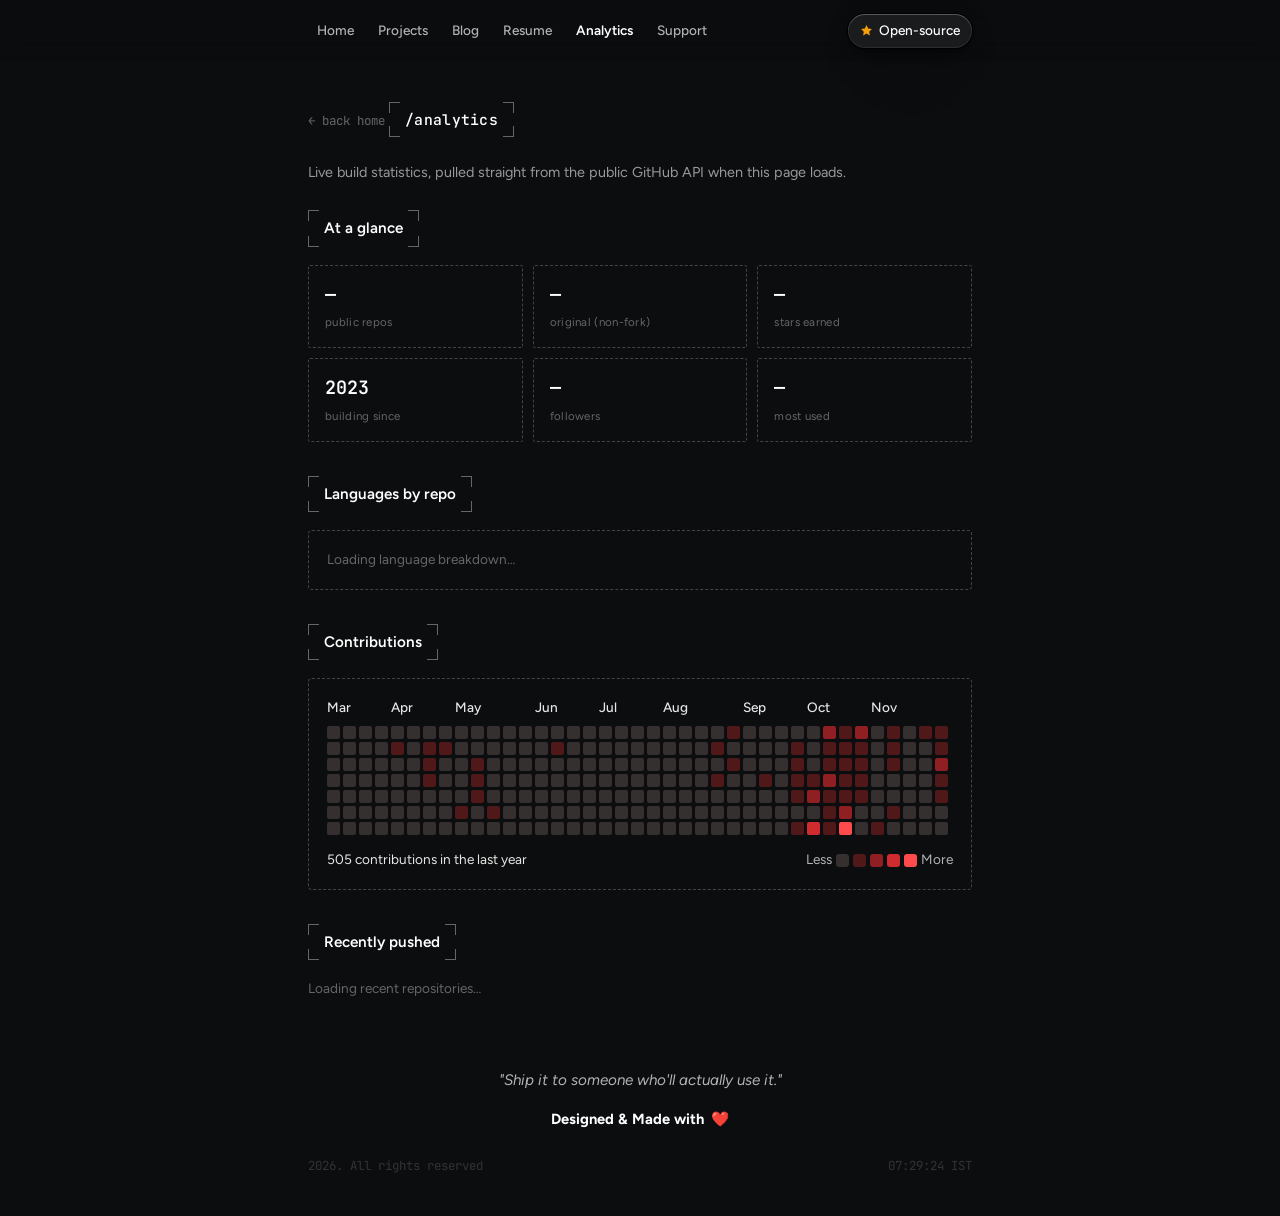
<file: analytics.html>
<!DOCTYPE html>
<html lang="en">
<head>
<meta charset="utf-8" />
<meta name="viewport" content="width=device-width, initial-scale=1" />
<title>Analytics — Salman Ansari</title>
<meta name="description" content="Live build statistics for Salman Ansari — repositories, languages and recent activity, pulled from the GitHub API." />
<meta name="theme-color" content="#0b0d0e" />
<link rel="icon" href="data:image/svg+xml,<svg xmlns='http://www.w3.org/2000/svg' viewBox='0 0 100 100'><rect width='100' height='100' rx='22' fill='%230b0d0e'/><text x='50' y='68' font-family='monospace' font-size='56' font-weight='700' fill='%23ffffff' text-anchor='middle'>S</text></svg>" />
<link rel="preconnect" href="https://fonts.googleapis.com" />
<link rel="preconnect" href="https://fonts.gstatic.com" crossorigin />
<link href="https://fonts.googleapis.com/css2?family=Figtree:wght@400;500;600;700&amp;family=JetBrains+Mono:wght@400;500;600&amp;display=swap" rel="stylesheet" />
<link rel="stylesheet" href="./assets/styles.css?v=202611122040" />
</head>
<body>
<a class="skip-link" href="#main">Skip to content</a>

<nav class="navbar" aria-label="Primary">
  <div class="nav-inner">
    <ul class="nav-links">
      <li><a href="./" class="nav-link">Home</a></li>
      <li><a href="./projects" class="nav-link">Projects</a></li>
      <li><a href="./blog" class="nav-link">Blog</a></li>
      <li><a href="./resume" class="nav-link">Resume</a></li>
      <li><a href="./analytics" class="nav-link is-active">Analytics</a></li>
      <li><a href="./support" class="nav-link">Support</a></li>
    </ul>
    <a class="nav-star" href="https://github.com/salmanwnl44" target="_blank" rel="noopener">
      <svg class="star" viewBox="0 0 24 24" width="13" height="13" fill="currentColor" aria-hidden="true"><path d="m12 2 3.1 6.3 6.9 1-5 4.9 1.2 6.8-6.2-3.3-6.2 3.3L7 14.2 2 9.3l6.9-1L12 2Z"/></svg>
      <span>Open-source</span>
    </a>
  </div>
</nav>

<main id="main" class="wrap">
  <div class="page-head">
    <a class="back-link" href="./">← back home</a>
    <h1 class="section-title slug">/analytics</h1>
    <p class="page-sub">Live build statistics, pulled straight from the public GitHub API when this page loads.</p>
  </div>

  <section class="section">
    <h2 class="section-title">At a glance</h2>
    <div class="grid-3">
      <div class="card"><span class="stat-num" data-gh="repos">—</span><span class="stat-label">public repos</span></div>
      <div class="card"><span class="stat-num" data-gh="own">—</span><span class="stat-label">original (non-fork)</span></div>
      <div class="card"><span class="stat-num" data-gh="stars">—</span><span class="stat-label">stars earned</span></div>
      <div class="card"><span class="stat-num" data-gh="since">2023</span><span class="stat-label">building since</span></div>
      <div class="card"><span class="stat-num" data-gh="followers">—</span><span class="stat-label">followers</span></div>
      <div class="card"><span class="stat-num" data-gh="langs">—</span><span class="stat-label">most used</span></div>
    </div>
  </section>

  <section class="section">
    <h2 class="section-title">Languages by repo</h2>
    <div class="boxed">
      <div data-lang-bars>
        <p style="font-size:.85rem;color:var(--text-dim)">Loading language breakdown…</p>
      </div>
    </div>
  </section>

  <section class="section" id="contributions">
    <h2 class="section-title">Contributions</h2>
    <div class="boxed">
      <div class="cal-scroll">
        <div class="cal-months" data-cal-months></div>
        <div class="cal-grid" data-cal-grid></div>
      </div>
      <div class="cal-foot">
        <span data-cal-total>Loading contributions…</span>
        <span class="cal-legend">
          Less
          <span class="sw" style="background:var(--cal-0)"></span>
          <span class="sw" style="background:var(--cal-1)"></span>
          <span class="sw" style="background:var(--cal-2)"></span>
          <span class="sw" style="background:var(--cal-3)"></span>
          <span class="sw" style="background:var(--cal-4)"></span>
          More
        </span>
      </div>
    </div>
  </section>

  <section class="section">
    <h2 class="section-title">Recently pushed</h2>
    <div class="grid-2" data-recent-repos>
      <p style="font-size:.85rem;color:var(--text-dim)">Loading recent repositories…</p>
    </div>
  </section>
</main>

<footer class="footer">
  <p class="footer-quote">"Ship it to someone who'll actually use it."</p>
  <p class="footer-made">Designed &amp; Made with <span class="heart" aria-hidden="true">❤️</span></p>
  <p class="footer-bottom">
    <span><span data-year>2026</span>. All rights reserved</span>
    <span data-clock-24>--:--:-- IST</span>
  </p>
</footer>

<script src="./assets/main.js?v=202611122040" defer></script>
</body>
</html>
</file>
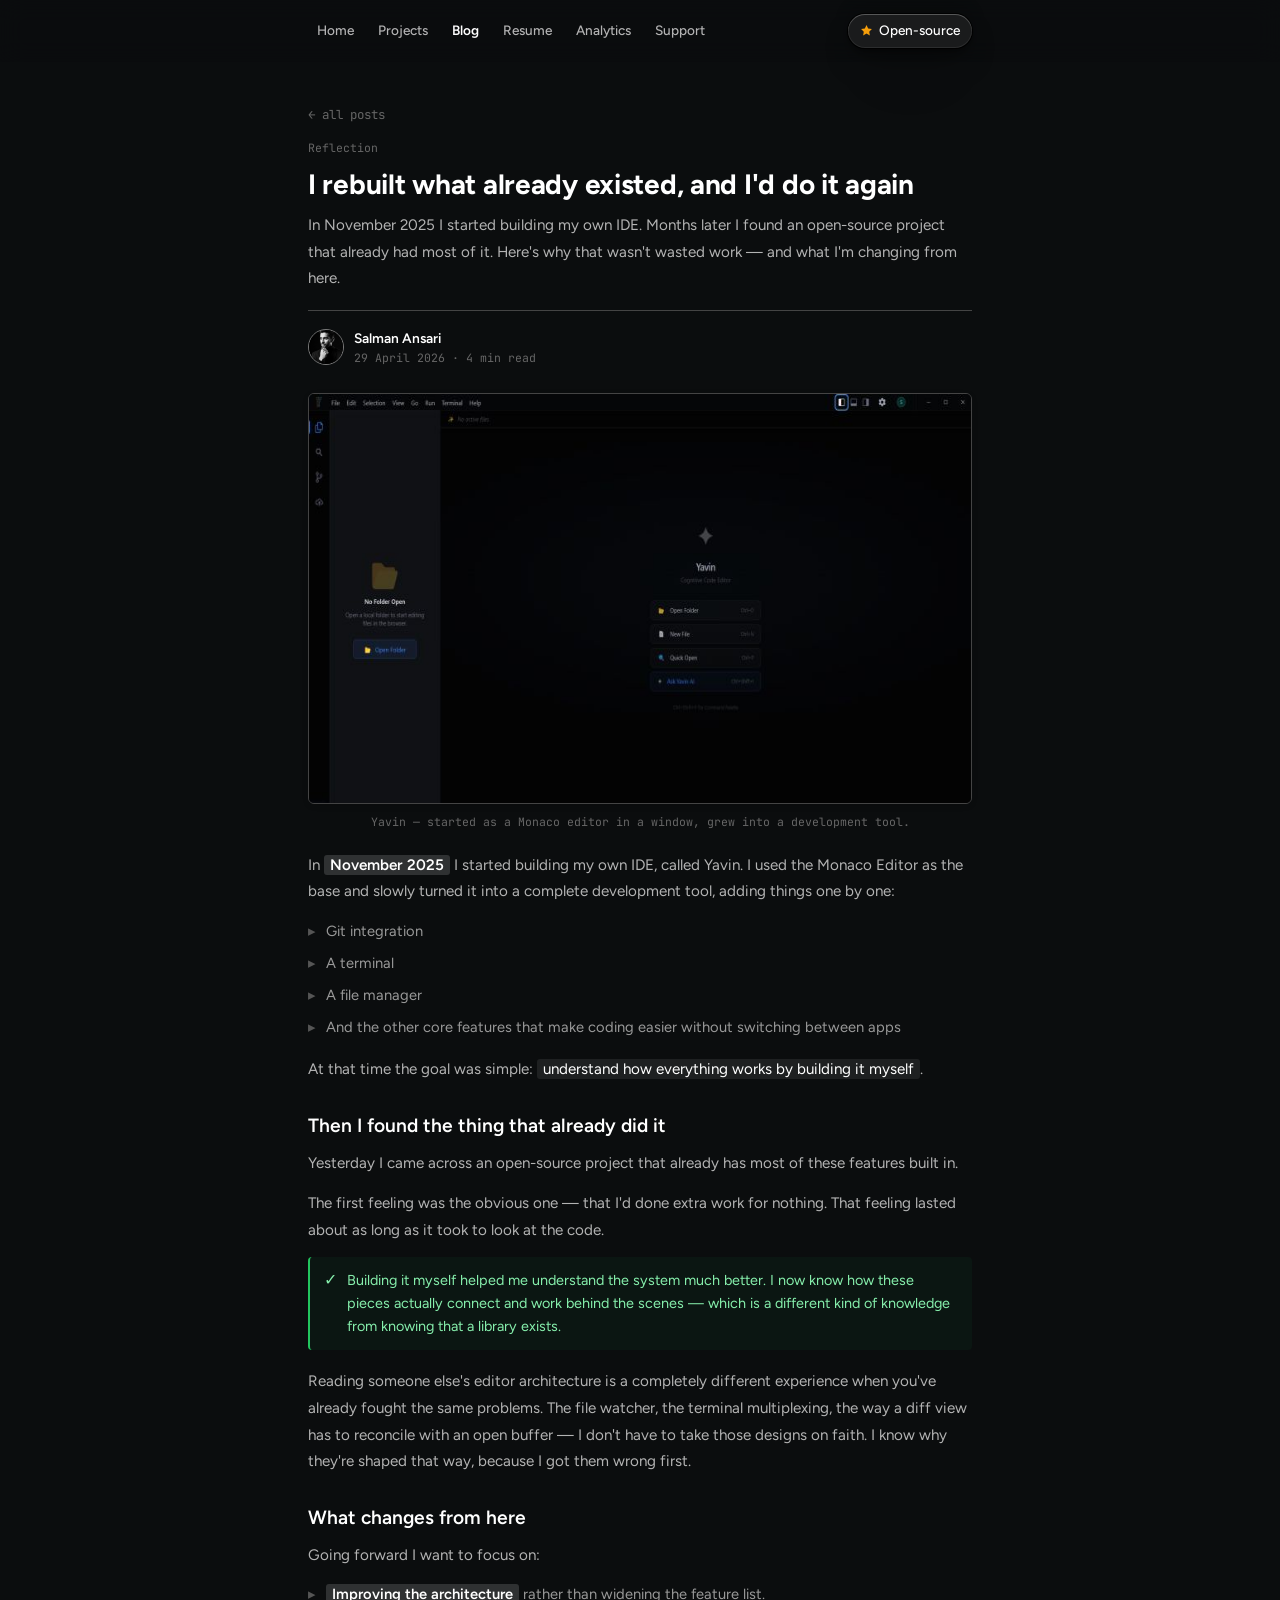
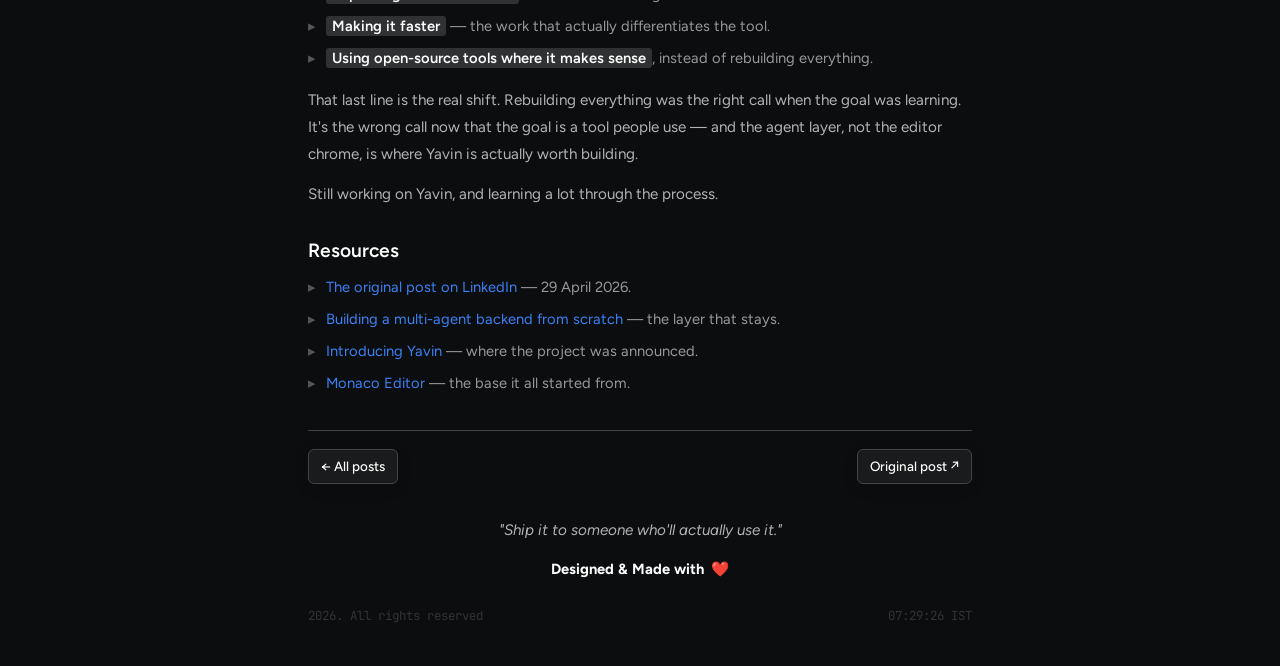
<file: blog-building-it-myself.html>
<!DOCTYPE html>
<html lang="en">
<head>
<meta charset="utf-8" />
<meta name="viewport" content="width=device-width, initial-scale=1" />
<title>I rebuilt what already existed, and I'd do it again — Salman Ansari</title>
<meta name="description" content="I spent months turning Monaco into a full IDE, then found an open-source project that already had most of it. Why that wasn't wasted work — and what changes from here." />
<meta name="author" content="Salman Ansari" />
<meta name="theme-color" content="#0b0d0e" />
<meta property="og:type" content="article" />
<meta property="og:title" content="I rebuilt what already existed, and I'd do it again" />
<meta property="og:description" content="On building an IDE from scratch to understand it, and knowing when to stop." />
<meta property="og:image" content="./assets/blog/yavin-welcome.jpg" />
<meta property="article:published_time" content="2026-04-29T11:24:31Z" />
<meta name="twitter:card" content="summary_large_image" />
<link rel="icon" href="data:image/svg+xml,<svg xmlns='http://www.w3.org/2000/svg' viewBox='0 0 100 100'><rect width='100' height='100' rx='22' fill='%230b0d0e'/><text x='50' y='68' font-family='monospace' font-size='56' font-weight='700' fill='%23ffffff' text-anchor='middle'>S</text></svg>" />
<link rel="preconnect" href="https://fonts.googleapis.com" />
<link rel="preconnect" href="https://fonts.gstatic.com" crossorigin />
<link href="https://fonts.googleapis.com/css2?family=Figtree:wght@400;500;600;700&amp;family=JetBrains+Mono:wght@400;500;600&amp;display=swap" rel="stylesheet" />
<link rel="stylesheet" href="./assets/styles.css?v=202611120132" />
<script type="application/ld+json">
{
  "@context": "https://schema.org",
  "@type": "BlogPosting",
  "headline": "I rebuilt what already existed, and I'd do it again",
  "datePublished": "2026-04-29T11:24:31Z",
  "author": { "@type": "Person", "name": "Salman Ansari", "url": "https://github.com/salmanwnl44" },
  "image": "./assets/blog/yavin-welcome.jpg"
}
</script>
</head>
<body>
<a class="skip-link" href="#main">Skip to content</a>

<nav class="navbar" aria-label="Primary">
  <div class="nav-inner">
    <ul class="nav-links">
      <li><a href="./" class="nav-link">Home</a></li>
      <li><a href="./projects" class="nav-link">Projects</a></li>
      <li><a href="./blog" class="nav-link is-active">Blog</a></li>
      <li><a href="./resume" class="nav-link">Resume</a></li>
      <li><a href="./analytics" class="nav-link">Analytics</a></li>
      <li><a href="./support" class="nav-link">Support</a></li>
    </ul>
    <a class="nav-star" href="https://github.com/salmanwnl44" target="_blank" rel="noopener">
      <svg class="star" viewBox="0 0 24 24" width="13" height="13" fill="currentColor" aria-hidden="true"><path d="m12 2 3.1 6.3 6.9 1-5 4.9 1.2 6.8-6.2-3.3-6.2 3.3L7 14.2 2 9.3l6.9-1L12 2Z"/></svg>
      <span>Open-source</span>
    </a>
  </div>
</nav>

<main id="main" class="wrap">
  <article class="article">
    <header class="article-head">
      <a class="back-link" href="./blog">← all posts</a>
      <div class="post-meta" style="margin-bottom:10px"><span>Reflection</span></div>
      <h1 class="article-title">I rebuilt what already existed, and I'd do it again</h1>
      <p class="article-desc">In November 2025 I started building my own IDE. Months later I found an open-source project that already had most of it. Here's why that wasn't wasted work — and what I'm changing from here.</p>
      <div class="author">
        <img src="./assets/portrait.jpg" alt="Salman Ansari" width="36" height="36" />
        <div>
          <div class="author-name">Salman Ansari</div>
          <div class="author-meta"><time datetime="2026-04-29">29 April 2026</time> · 4 min read</div>
        </div>
      </div>
    </header>

    <figure class="figure">
      <img src="./assets/blog/yavin-welcome.jpg" alt="The Yavin start screen with the Cognitive Code Editor subtitle and entry points for opening a folder, creating a file, quick open and asking Yavin AI." width="800" height="411" loading="lazy" />
      <figcaption>Yavin — started as a Monaco editor in a window, grew into a development tool.</figcaption>
    </figure>

    <p>In <span class="mark-strong">November 2025</span> I started building my own IDE, called Yavin. I used the Monaco Editor as the base and slowly turned it into a complete development tool, adding things one by one:</p>
    <ul class="list">
      <li>Git integration</li>
      <li>A terminal</li>
      <li>A file manager</li>
      <li>And the other core features that make coding easier without switching between apps</li>
    </ul>
    <p>At that time the goal was simple: <span class="mark">understand how everything works by building it myself</span>.</p>

    <h2>Then I found the thing that already did it</h2>
    <p>Yesterday I came across an open-source project that already has most of these features built in.</p>
    <p>The first feeling was the obvious one — that I'd done extra work for nothing. That feeling lasted about as long as it took to look at the code.</p>

    <div class="alert alert-tip">
      <span class="ico" aria-hidden="true">✓</span>
      <div>Building it myself helped me understand the system much better. I now know how these pieces actually connect and work behind the scenes — which is a different kind of knowledge from knowing that a library exists.</div>
    </div>

    <p>Reading someone else's editor architecture is a completely different experience when you've already fought the same problems. The file watcher, the terminal multiplexing, the way a diff view has to reconcile with an open buffer — I don't have to take those designs on faith. I know why they're shaped that way, because I got them wrong first.</p>

    <h2>What changes from here</h2>
    <p>Going forward I want to focus on:</p>
    <ul class="list">
      <li><span class="mark-strong">Improving the architecture</span> rather than widening the feature list.</li>
      <li><span class="mark-strong">Making it faster</span> — the work that actually differentiates the tool.</li>
      <li><span class="mark-strong">Using open-source tools where it makes sense</span>, instead of rebuilding everything.</li>
    </ul>
    <p>That last line is the real shift. Rebuilding everything was the right call when the goal was learning. It's the wrong call now that the goal is a tool people use — and the agent layer, not the editor chrome, is where Yavin is actually worth building.</p>

    <p>Still working on Yavin, and learning a lot through the process.</p>

    <h2>Resources</h2>
    <ul class="list">
      <li><a class="link" href="https://www.linkedin.com/posts/salmanwnl_in-november-2025-i-started-building-my-own-share-7455215437522526208-ckku/" target="_blank" rel="noopener">The original post on LinkedIn</a> — 29 April 2026.</li>
      <li><a class="link" href="./blog-multi-agent-backend">Building a multi-agent backend from scratch</a> — the layer that stays.</li>
      <li><a class="link" href="./blog-introducing-yavin">Introducing Yavin</a> — where the project was announced.</li>
      <li><a class="link" href="https://microsoft.github.io/monaco-editor/" target="_blank" rel="noopener">Monaco Editor</a> — the base it all started from.</li>
    </ul>

    <footer class="article-foot">
      <a class="btn" href="./blog">← All posts</a>
      <a class="btn" href="https://www.linkedin.com/posts/salmanwnl_in-november-2025-i-started-building-my-own-share-7455215437522526208-ckku/" target="_blank" rel="noopener">Original post ↗</a>
    </footer>
  </article>
</main>

<footer class="footer">
  <p class="footer-quote">"Ship it to someone who'll actually use it."</p>
  <p class="footer-made">Designed &amp; Made with <span class="heart" aria-hidden="true">❤️</span></p>
  <p class="footer-bottom">
    <span><span data-year>2026</span>. All rights reserved</span>
    <span data-clock-24>--:--:-- IST</span>
  </p>
</footer>

<script src="./assets/main.js?v=202611120132" defer></script>
</body>
</html>
</file>
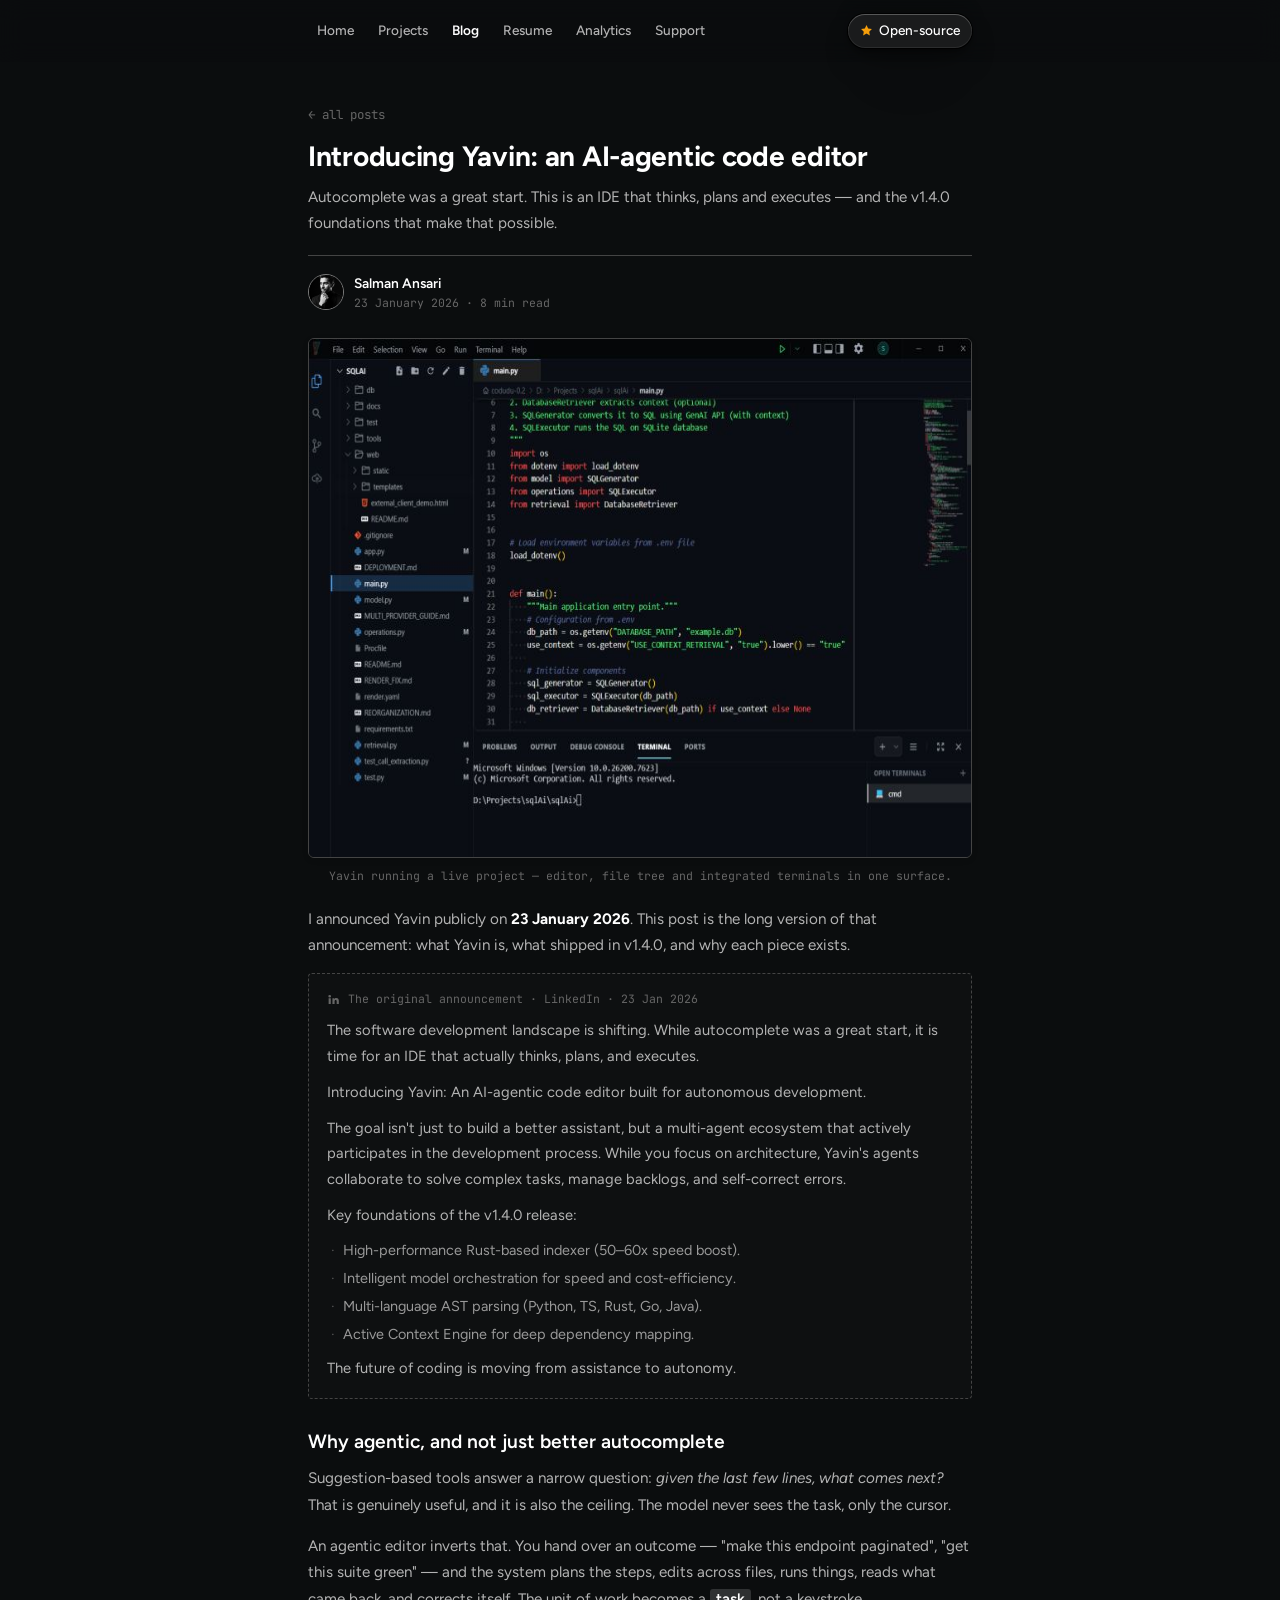
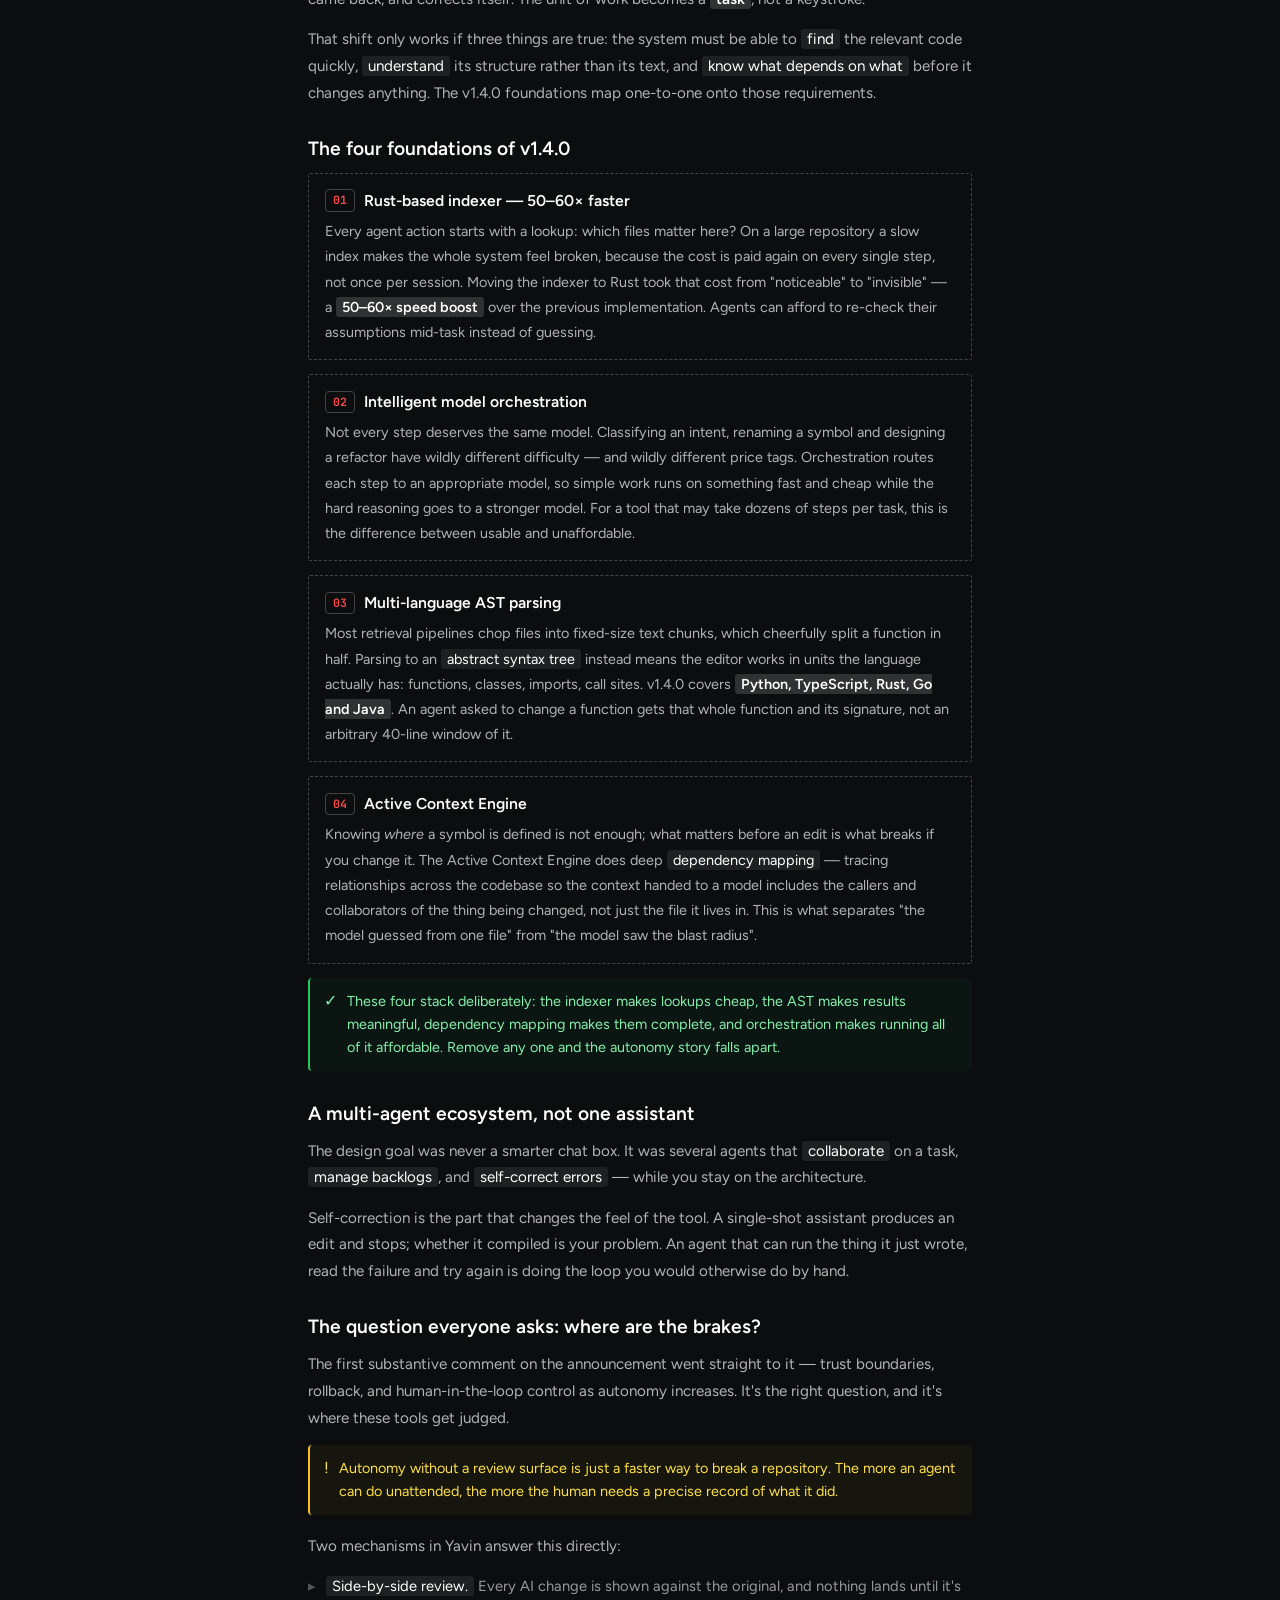
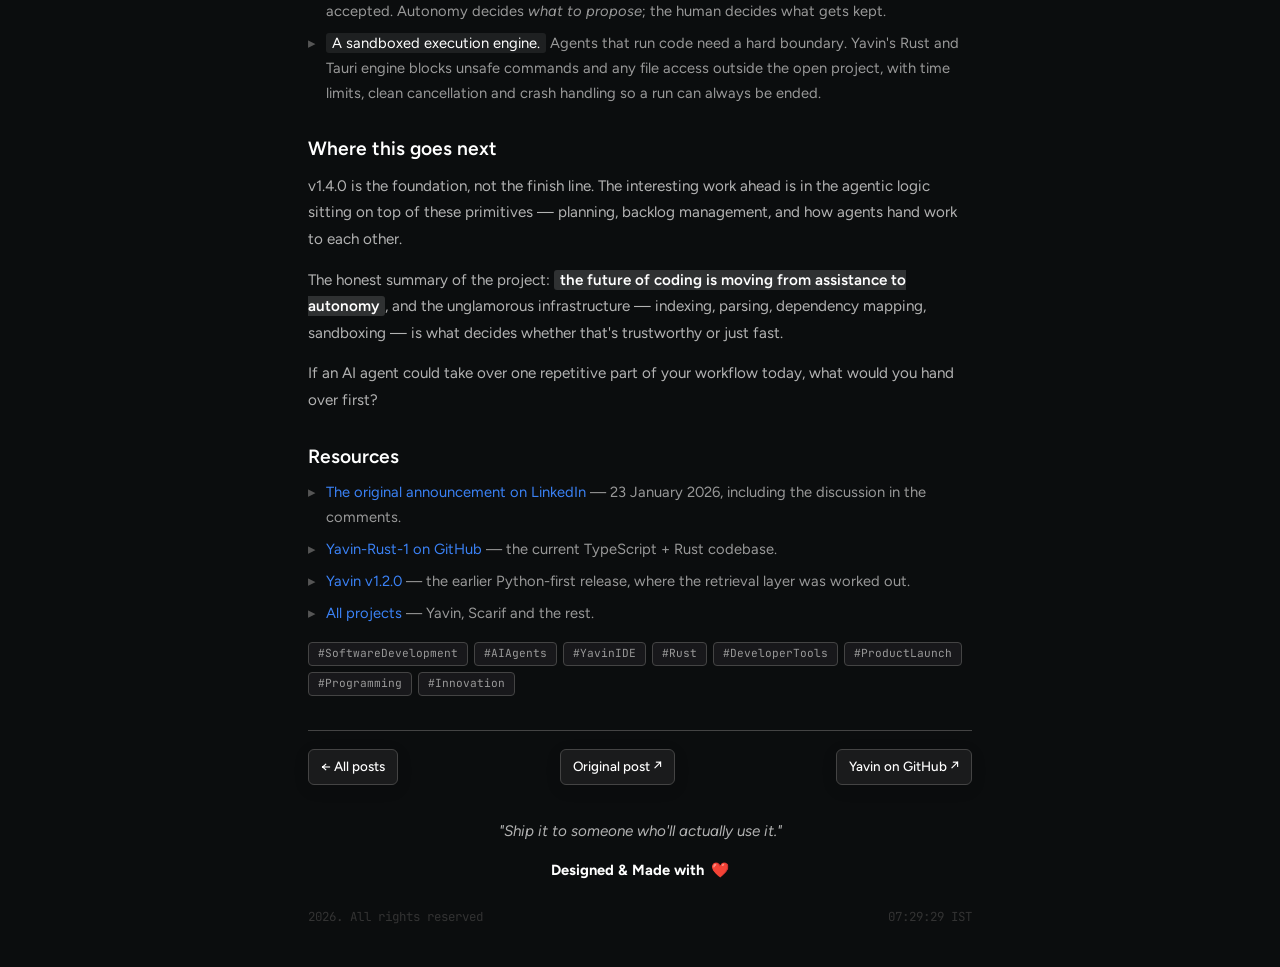
<file: blog-introducing-yavin.html>
<!DOCTYPE html>
<html lang="en">
<head>
<meta charset="utf-8" />
<meta name="viewport" content="width=device-width, initial-scale=1" />
<title>Introducing Yavin: an AI-agentic code editor — Salman Ansari</title>
<meta name="description" content="Announcing Yavin v1.4.0 — an AI-agentic code editor built for autonomous development: a Rust-based indexer with a 50-60x speed boost, model orchestration, multi-language AST parsing and an Active Context Engine." />
<meta name="author" content="Salman Ansari" />
<meta name="theme-color" content="#0b0d0e" />

<meta property="og:type" content="article" />
<meta property="og:title" content="Introducing Yavin: an AI-agentic code editor" />
<meta property="og:description" content="Moving from assistance to autonomy — the v1.4.0 foundations behind Yavin." />
<meta property="og:image" content="./assets/blog/yavin-launch.jpg" />
<meta property="article:published_time" content="2026-01-23T10:28:14Z" />
<meta name="twitter:card" content="summary_large_image" />

<link rel="icon" href="data:image/svg+xml,<svg xmlns='http://www.w3.org/2000/svg' viewBox='0 0 100 100'><rect width='100' height='100' rx='22' fill='%230b0d0e'/><text x='50' y='68' font-family='monospace' font-size='56' font-weight='700' fill='%23ffffff' text-anchor='middle'>S</text></svg>" />
<link rel="preconnect" href="https://fonts.googleapis.com" />
<link rel="preconnect" href="https://fonts.gstatic.com" crossorigin />
<link href="https://fonts.googleapis.com/css2?family=Figtree:wght@400;500;600;700&amp;family=JetBrains+Mono:wght@400;500;600&amp;display=swap" rel="stylesheet" />
<link rel="stylesheet" href="./assets/styles.css?v=202611120132" />

<script type="application/ld+json">
{
  "@context": "https://schema.org",
  "@type": "BlogPosting",
  "headline": "Introducing Yavin: an AI-agentic code editor",
  "datePublished": "2026-01-23T10:28:14Z",
  "author": { "@type": "Person", "name": "Salman Ansari", "url": "https://github.com/salmanwnl44" },
  "image": "./assets/blog/yavin-launch.jpg",
  "keywords": "Yavin, AI agents, code editor, Rust, AST, developer tools"
}
</script>
</head>
<body>
<a class="skip-link" href="#main">Skip to content</a>

<nav class="navbar" aria-label="Primary">
  <div class="nav-inner">
    <ul class="nav-links">
      <li><a href="./" class="nav-link">Home</a></li>
      <li><a href="./projects" class="nav-link">Projects</a></li>
      <li><a href="./blog" class="nav-link is-active">Blog</a></li>
      <li><a href="./resume" class="nav-link">Resume</a></li>
      <li><a href="./analytics" class="nav-link">Analytics</a></li>
      <li><a href="./support" class="nav-link">Support</a></li>
    </ul>
    <a class="nav-star" href="https://github.com/salmanwnl44" target="_blank" rel="noopener">
      <svg class="star" viewBox="0 0 24 24" width="13" height="13" fill="currentColor" aria-hidden="true"><path d="m12 2 3.1 6.3 6.9 1-5 4.9 1.2 6.8-6.2-3.3-6.2 3.3L7 14.2 2 9.3l6.9-1L12 2Z"/></svg>
      <span>Open-source</span>
    </a>
  </div>
</nav>

<main id="main" class="wrap">
  <article class="article">
    <header class="article-head">
      <a class="back-link" href="./blog">← all posts</a>
      <h1 class="article-title">Introducing Yavin: an AI-agentic code editor</h1>
      <p class="article-desc">Autocomplete was a great start. This is an IDE that thinks, plans and executes — and the v1.4.0 foundations that make that possible.</p>

      <div class="author">
        <img src="./assets/portrait.jpg" alt="Salman Ansari" width="36" height="36" />
        <div>
          <div class="author-name">Salman Ansari</div>
          <div class="author-meta"><time datetime="2026-01-23">23 January 2026</time> · 8 min read</div>
        </div>
      </div>
    </header>

    <figure class="figure">
      <img src="./assets/blog/yavin-launch.jpg" alt="The Yavin editor with a Python project open: file tree on the left, main.py showing SQLGenerator, SQLExecutor and DatabaseRetriever being wired together, and an integrated terminal panel below." width="800" height="520" />
      <figcaption>Yavin running a live project — editor, file tree and integrated terminals in one surface.</figcaption>
    </figure>

    <p>I announced Yavin publicly on <strong style="color:var(--text-primary)">23 January 2026</strong>. This post is the long version of that announcement: what Yavin is, what shipped in v1.4.0, and why each piece exists.</p>

    <div class="quote-card">
      <div class="quote-head">
        <svg viewBox="0 0 24 24" width="13" height="13" fill="currentColor" aria-hidden="true"><path d="M4.98 3.5a2.5 2.5 0 1 0 0 5 2.5 2.5 0 0 0 0-5ZM3 9.5h4v11H3v-11ZM9.5 9.5h3.8v1.5h.05c.53-.95 1.83-1.95 3.76-1.95 4.02 0 4.76 2.5 4.76 5.76v5.69h-4v-5.05c0-1.2-.02-2.75-1.78-2.75-1.78 0-2.05 1.3-2.05 2.66v5.14h-4v-11Z"/></svg>
        <span>The original announcement · LinkedIn · 23 Jan 2026</span>
      </div>
      <p>The software development landscape is shifting. While autocomplete was a great start, it is time for an IDE that actually thinks, plans, and executes.</p>
      <p>Introducing Yavin: An AI-agentic code editor built for autonomous development.</p>
      <p>The goal isn't just to build a better assistant, but a multi-agent ecosystem that actively participates in the development process. While you focus on architecture, Yavin's agents collaborate to solve complex tasks, manage backlogs, and self-correct errors.</p>
      <p>Key foundations of the v1.4.0 release:</p>
      <ul>
        <li>High-performance Rust-based indexer (50–60x speed boost).</li>
        <li>Intelligent model orchestration for speed and cost-efficiency.</li>
        <li>Multi-language AST parsing (Python, TS, Rust, Go, Java).</li>
        <li>Active Context Engine for deep dependency mapping.</li>
      </ul>
      <p>The future of coding is moving from assistance to autonomy.</p>
    </div>

    <h2>Why agentic, and not just better autocomplete</h2>
    <p>Suggestion-based tools answer a narrow question: <em>given the last few lines, what comes next?</em> That is genuinely useful, and it is also the ceiling. The model never sees the task, only the cursor.</p>
    <p>An agentic editor inverts that. You hand over an outcome — "make this endpoint paginated", "get this suite green" — and the system plans the steps, edits across files, runs things, reads what came back, and corrects itself. The unit of work becomes a <span class="mark-strong">task</span>, not a keystroke.</p>
    <p>That shift only works if three things are true: the system must be able to <span class="mark">find</span> the relevant code quickly, <span class="mark">understand</span> its structure rather than its text, and <span class="mark">know what depends on what</span> before it changes anything. The v1.4.0 foundations map one-to-one onto those requirements.</p>

    <h2>The four foundations of v1.4.0</h2>

    <div class="pillar">
      <h3><span class="num">01</span> Rust-based indexer — 50–60× faster</h3>
      <p>Every agent action starts with a lookup: which files matter here? On a large repository a slow index makes the whole system feel broken, because the cost is paid again on every single step, not once per session. Moving the indexer to Rust took that cost from "noticeable" to "invisible" — a <span class="mark-strong">50–60× speed boost</span> over the previous implementation. Agents can afford to re-check their assumptions mid-task instead of guessing.</p>
    </div>

    <div class="pillar">
      <h3><span class="num">02</span> Intelligent model orchestration</h3>
      <p>Not every step deserves the same model. Classifying an intent, renaming a symbol and designing a refactor have wildly different difficulty — and wildly different price tags. Orchestration routes each step to an appropriate model, so simple work runs on something fast and cheap while the hard reasoning goes to a stronger model. For a tool that may take dozens of steps per task, this is the difference between usable and unaffordable.</p>
    </div>

    <div class="pillar">
      <h3><span class="num">03</span> Multi-language AST parsing</h3>
      <p>Most retrieval pipelines chop files into fixed-size text chunks, which cheerfully split a function in half. Parsing to an <span class="mark">abstract syntax tree</span> instead means the editor works in units the language actually has: functions, classes, imports, call sites. v1.4.0 covers <span class="mark-strong">Python, TypeScript, Rust, Go and Java</span>. An agent asked to change a function gets that whole function and its signature, not an arbitrary 40-line window of it.</p>
    </div>

    <div class="pillar">
      <h3><span class="num">04</span> Active Context Engine</h3>
      <p>Knowing <em>where</em> a symbol is defined is not enough; what matters before an edit is what breaks if you change it. The Active Context Engine does deep <span class="mark">dependency mapping</span> — tracing relationships across the codebase so the context handed to a model includes the callers and collaborators of the thing being changed, not just the file it lives in. This is what separates "the model guessed from one file" from "the model saw the blast radius".</p>
    </div>

    <div class="alert alert-tip">
      <span class="ico" aria-hidden="true">✓</span>
      <div>These four stack deliberately: the indexer makes lookups cheap, the AST makes results meaningful, dependency mapping makes them complete, and orchestration makes running all of it affordable. Remove any one and the autonomy story falls apart.</div>
    </div>

    <h2>A multi-agent ecosystem, not one assistant</h2>
    <p>The design goal was never a smarter chat box. It was several agents that <span class="mark">collaborate</span> on a task, <span class="mark">manage backlogs</span>, and <span class="mark">self-correct errors</span> — while you stay on the architecture.</p>
    <p>Self-correction is the part that changes the feel of the tool. A single-shot assistant produces an edit and stops; whether it compiled is your problem. An agent that can run the thing it just wrote, read the failure and try again is doing the loop you would otherwise do by hand.</p>

    <h2>The question everyone asks: where are the brakes?</h2>
    <p>The first substantive comment on the announcement went straight to it — trust boundaries, rollback, and human-in-the-loop control as autonomy increases. It's the right question, and it's where these tools get judged.</p>

    <div class="alert alert-warn">
      <span class="ico" aria-hidden="true">!</span>
      <div>Autonomy without a review surface is just a faster way to break a repository. The more an agent can do unattended, the more the human needs a precise record of what it did.</div>
    </div>

    <p>Two mechanisms in Yavin answer this directly:</p>
    <ul class="list">
      <li><span class="mark">Side-by-side review.</span> Every AI change is shown against the original, and nothing lands until it's accepted. Autonomy decides <em>what to propose</em>; the human decides what gets kept.</li>
      <li><span class="mark">A sandboxed execution engine.</span> Agents that run code need a hard boundary. Yavin's Rust and Tauri engine blocks unsafe commands and any file access outside the open project, with time limits, clean cancellation and crash handling so a run can always be ended.</li>
    </ul>

    <h2>Where this goes next</h2>
    <p>v1.4.0 is the foundation, not the finish line. The interesting work ahead is in the agentic logic sitting on top of these primitives — planning, backlog management, and how agents hand work to each other.</p>
    <p>The honest summary of the project: <span class="mark-strong">the future of coding is moving from assistance to autonomy</span>, and the unglamorous infrastructure — indexing, parsing, dependency mapping, sandboxing — is what decides whether that's trustworthy or just fast.</p>
    <p>If an AI agent could take over one repetitive part of your workflow today, what would you hand over first?</p>

    <h2>Resources</h2>
    <ul class="list">
      <li><a class="link" href="https://www.linkedin.com/posts/salmanwnl_softwaredevelopment-aiagents-yavinide-share-7420412038809661440-OLwT/" target="_blank" rel="noopener">The original announcement on LinkedIn</a> — 23 January 2026, including the discussion in the comments.</li>
      <li><a class="link" href="https://github.com/salmanwnl44/Yavin-Rust-1" target="_blank" rel="noopener">Yavin-Rust-1 on GitHub</a> — the current TypeScript + Rust codebase.</li>
      <li><a class="link" href="https://github.com/salmanwnl44/Yavin-v1.2.0" target="_blank" rel="noopener">Yavin v1.2.0</a> — the earlier Python-first release, where the retrieval layer was worked out.</li>
      <li><a class="link" href="./projects">All projects</a> — Yavin, Scarif and the rest.</li>
    </ul>

    <div class="tag-row">
      <span class="post-tag">#SoftwareDevelopment</span>
      <span class="post-tag">#AIAgents</span>
      <span class="post-tag">#YavinIDE</span>
      <span class="post-tag">#Rust</span>
      <span class="post-tag">#DeveloperTools</span>
      <span class="post-tag">#ProductLaunch</span>
      <span class="post-tag">#Programming</span>
      <span class="post-tag">#Innovation</span>
    </div>

    <footer class="article-foot">
      <a class="btn" href="./blog">← All posts</a>
      <a class="btn" href="https://www.linkedin.com/posts/salmanwnl_softwaredevelopment-aiagents-yavinide-share-7420412038809661440-OLwT/" target="_blank" rel="noopener">Original post ↗</a>
      <a class="btn" href="https://github.com/salmanwnl44/Yavin-Rust-1" target="_blank" rel="noopener">Yavin on GitHub ↗</a>
    </footer>
  </article>
</main>

<footer class="footer">
  <p class="footer-quote">"Ship it to someone who'll actually use it."</p>
  <p class="footer-made">Designed &amp; Made with <span class="heart" aria-hidden="true">❤️</span></p>
  <p class="footer-bottom">
    <span><span data-year>2026</span>. All rights reserved</span>
    <span data-clock-24>--:--:-- IST</span>
  </p>
</footer>

<script src="./assets/main.js?v=202611120132" defer></script>
</body>
</html>
</file>
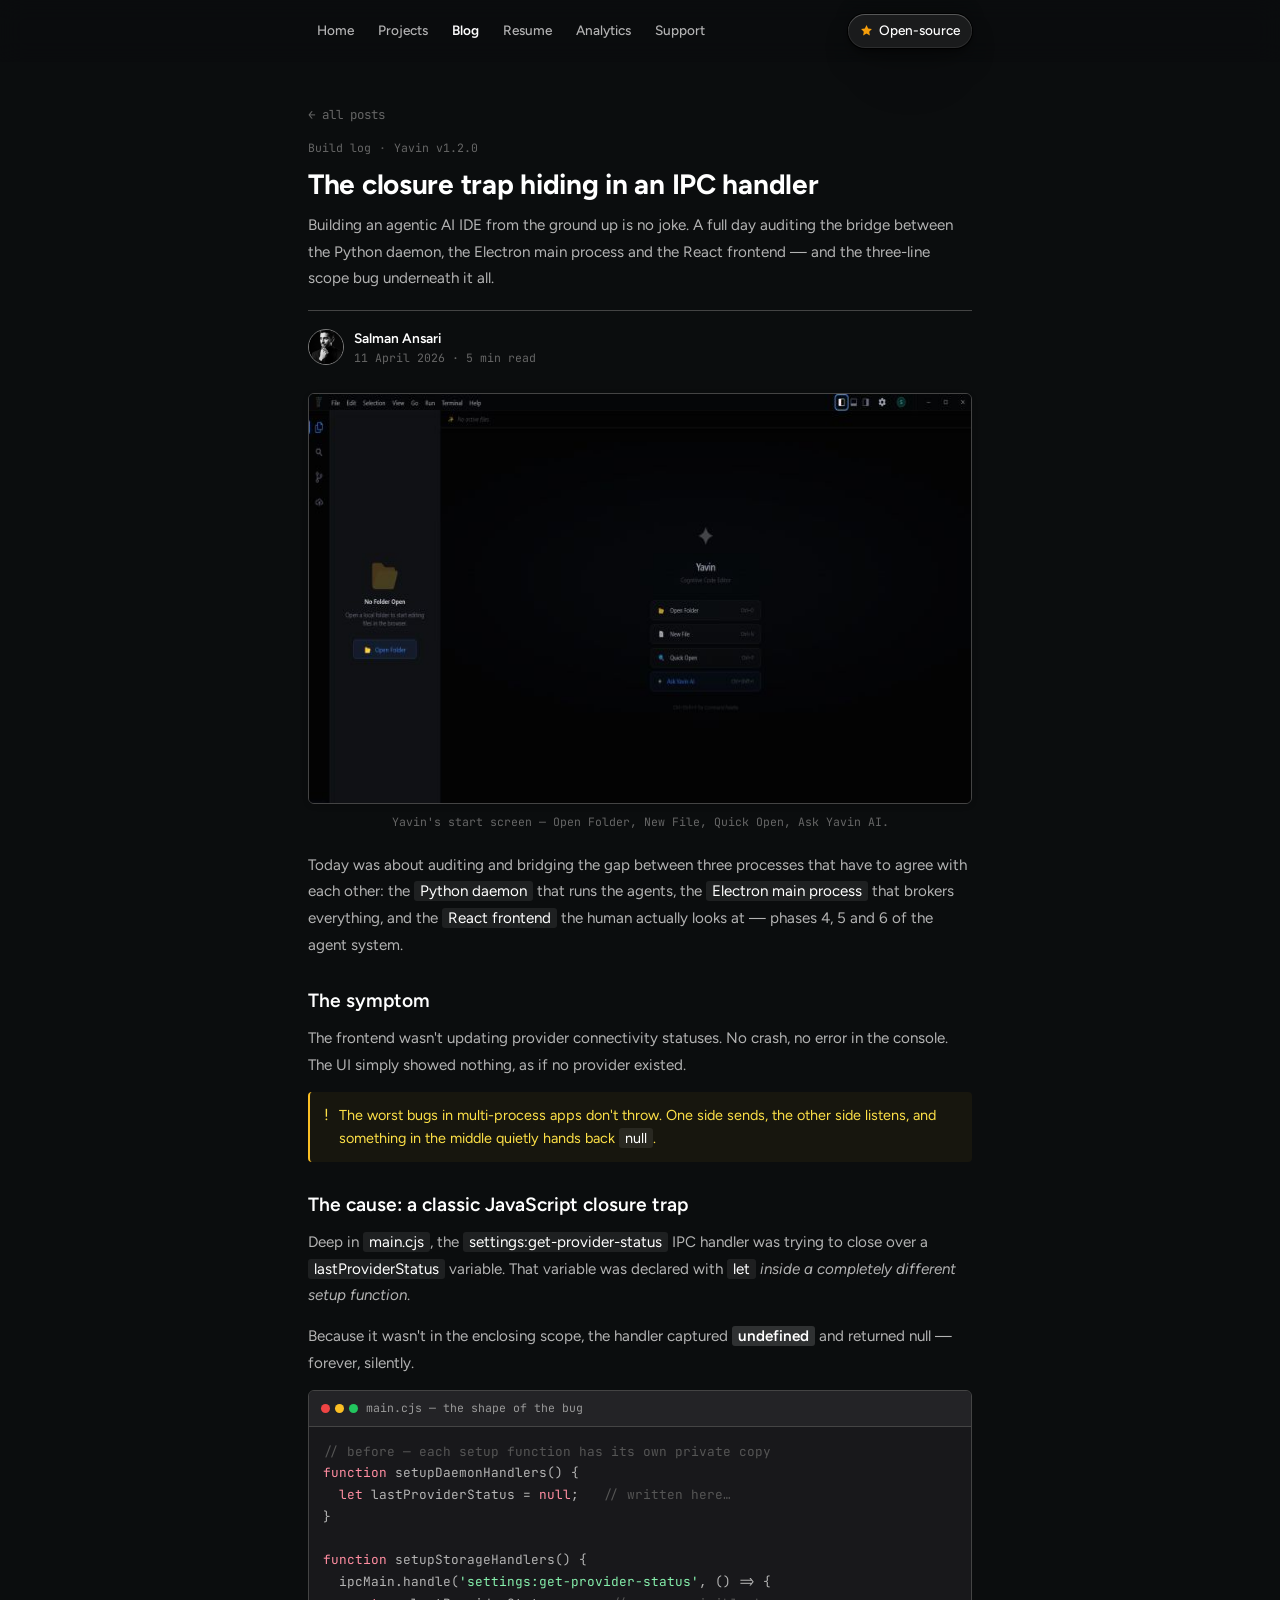
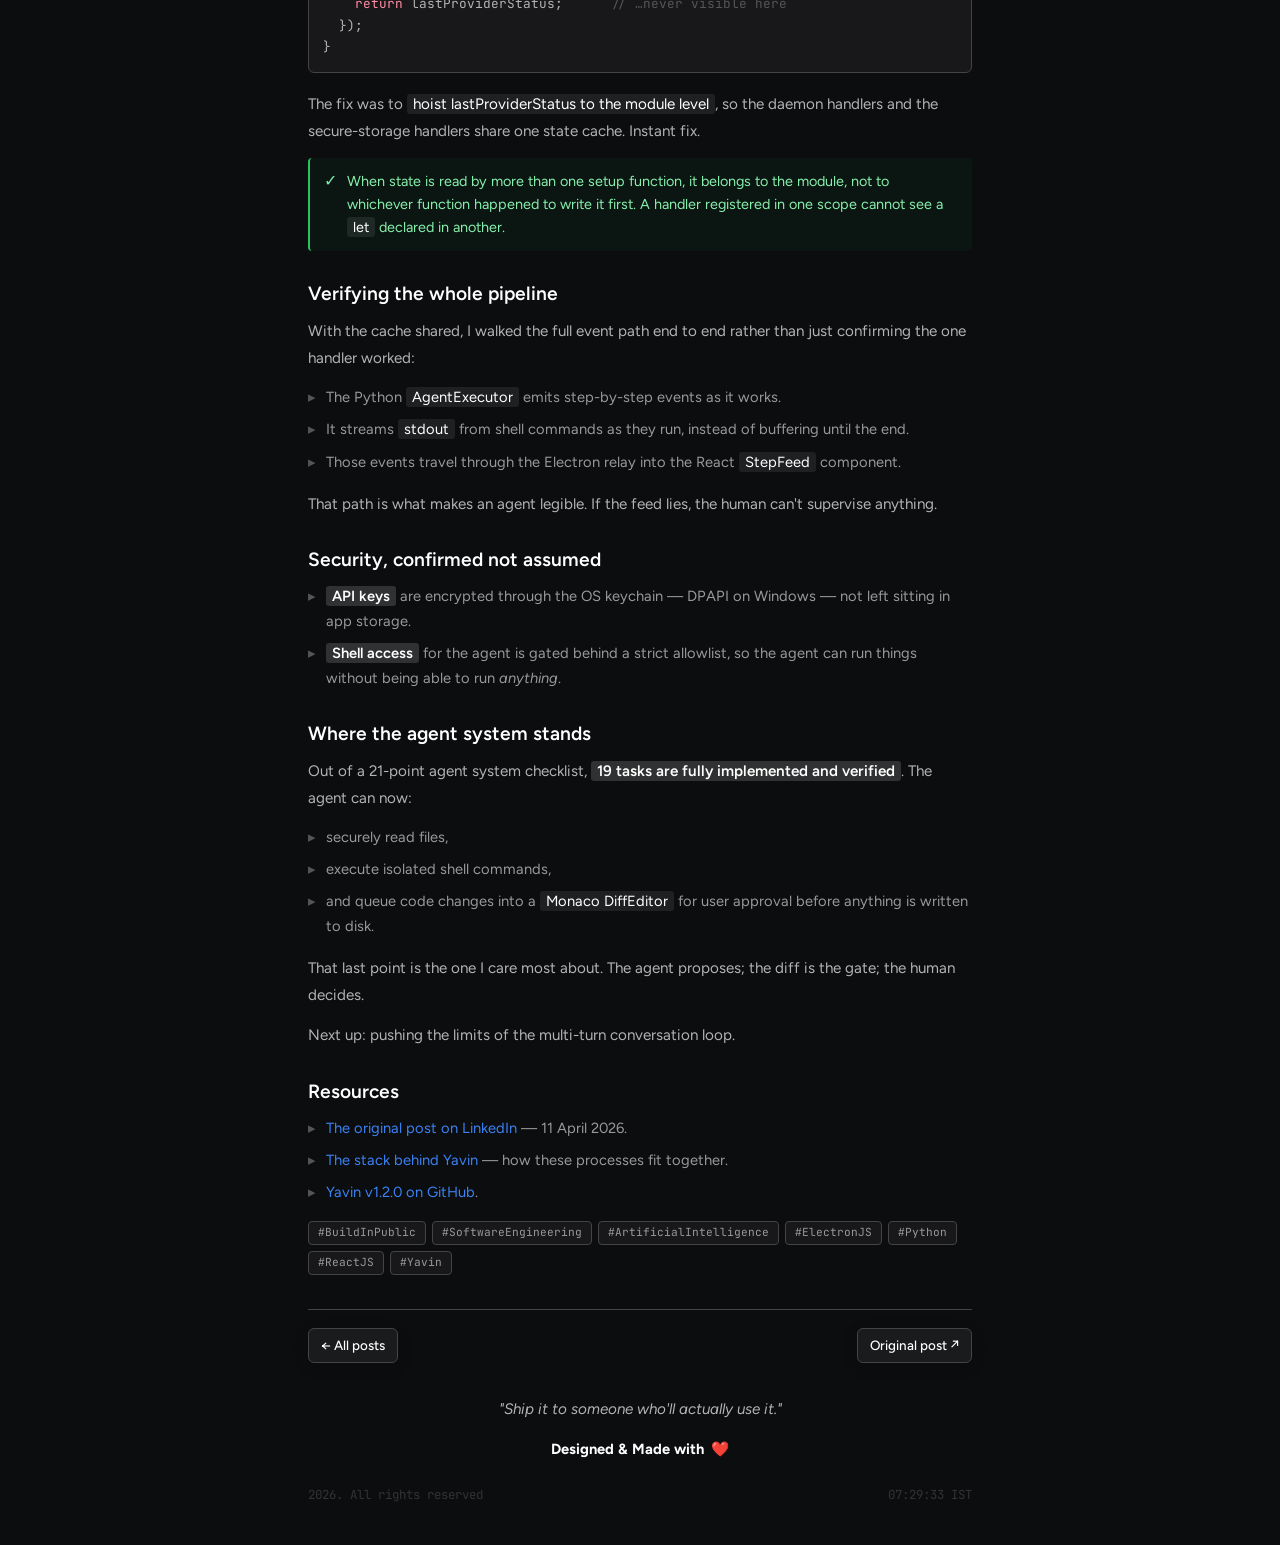
<file: blog-ipc-closure-bug.html>
<!DOCTYPE html>
<html lang="en">
<head>
<meta charset="utf-8" />
<meta name="viewport" content="width=device-width, initial-scale=1" />
<title>The closure trap hiding in an IPC handler — Salman Ansari</title>
<meta name="description" content="A day auditing the bridge between Yavin's Python daemon, the Electron main process and the React frontend — and the JavaScript scope bug that silently returned null." />
<meta name="author" content="Salman Ansari" />
<meta name="theme-color" content="#0b0d0e" />
<meta property="og:type" content="article" />
<meta property="og:title" content="The closure trap hiding in an IPC handler" />
<meta property="og:description" content="Auditing the Python daemon to Electron to React pipeline on Yavin." />
<meta property="og:image" content="./assets/blog/yavin-welcome.jpg" />
<meta property="article:published_time" content="2026-04-11T16:54:39Z" />
<meta name="twitter:card" content="summary_large_image" />
<link rel="icon" href="data:image/svg+xml,<svg xmlns='http://www.w3.org/2000/svg' viewBox='0 0 100 100'><rect width='100' height='100' rx='22' fill='%230b0d0e'/><text x='50' y='68' font-family='monospace' font-size='56' font-weight='700' fill='%23ffffff' text-anchor='middle'>S</text></svg>" />
<link rel="preconnect" href="https://fonts.googleapis.com" />
<link rel="preconnect" href="https://fonts.gstatic.com" crossorigin />
<link href="https://fonts.googleapis.com/css2?family=Figtree:wght@400;500;600;700&amp;family=JetBrains+Mono:wght@400;500;600&amp;display=swap" rel="stylesheet" />
<link rel="stylesheet" href="./assets/styles.css?v=202611120132" />
<script type="application/ld+json">
{
  "@context": "https://schema.org",
  "@type": "BlogPosting",
  "headline": "The closure trap hiding in an IPC handler",
  "datePublished": "2026-04-11T16:54:39Z",
  "author": { "@type": "Person", "name": "Salman Ansari", "url": "https://github.com/salmanwnl44" },
  "image": "./assets/blog/yavin-welcome.jpg"
}
</script>
</head>
<body>
<a class="skip-link" href="#main">Skip to content</a>

<nav class="navbar" aria-label="Primary">
  <div class="nav-inner">
    <ul class="nav-links">
      <li><a href="./" class="nav-link">Home</a></li>
      <li><a href="./projects" class="nav-link">Projects</a></li>
      <li><a href="./blog" class="nav-link is-active">Blog</a></li>
      <li><a href="./resume" class="nav-link">Resume</a></li>
      <li><a href="./analytics" class="nav-link">Analytics</a></li>
      <li><a href="./support" class="nav-link">Support</a></li>
    </ul>
    <a class="nav-star" href="https://github.com/salmanwnl44" target="_blank" rel="noopener">
      <svg class="star" viewBox="0 0 24 24" width="13" height="13" fill="currentColor" aria-hidden="true"><path d="m12 2 3.1 6.3 6.9 1-5 4.9 1.2 6.8-6.2-3.3-6.2 3.3L7 14.2 2 9.3l6.9-1L12 2Z"/></svg>
      <span>Open-source</span>
    </a>
  </div>
</nav>

<main id="main" class="wrap">
  <article class="article">
    <header class="article-head">
      <a class="back-link" href="./blog">← all posts</a>
      <div class="post-meta" style="margin-bottom:10px"><span>Build log</span><span class="sep">·</span><span>Yavin v1.2.0</span></div>
      <h1 class="article-title">The closure trap hiding in an IPC handler</h1>
      <p class="article-desc">Building an agentic AI IDE from the ground up is no joke. A full day auditing the bridge between the Python daemon, the Electron main process and the React frontend — and the three-line scope bug underneath it all.</p>
      <div class="author">
        <img src="./assets/portrait.jpg" alt="Salman Ansari" width="36" height="36" />
        <div>
          <div class="author-name">Salman Ansari</div>
          <div class="author-meta"><time datetime="2026-04-11">11 April 2026</time> · 5 min read</div>
        </div>
      </div>
    </header>

    <figure class="figure">
      <img src="./assets/blog/yavin-welcome.jpg" alt="The Yavin start screen: a dark editor window with the Yavin wordmark, the subtitle Cognitive Code Editor, and shortcuts for Open Folder, New File, Quick Open and Ask Yavin AI." width="800" height="411" loading="lazy" />
      <figcaption>Yavin's start screen — Open Folder, New File, Quick Open, Ask Yavin AI.</figcaption>
    </figure>

    <p>Today was about auditing and bridging the gap between three processes that have to agree with each other: the <span class="mark">Python daemon</span> that runs the agents, the <span class="mark">Electron main process</span> that brokers everything, and the <span class="mark">React frontend</span> the human actually looks at — phases 4, 5 and 6 of the agent system.</p>

    <h2>The symptom</h2>
    <p>The frontend wasn't updating provider connectivity statuses. No crash, no error in the console. The UI simply showed nothing, as if no provider existed.</p>

    <div class="alert alert-warn">
      <span class="ico" aria-hidden="true">!</span>
      <div>The worst bugs in multi-process apps don't throw. One side sends, the other side listens, and something in the middle quietly hands back <span class="mark">null</span>.</div>
    </div>

    <h2>The cause: a classic JavaScript closure trap</h2>
    <p>Deep in <span class="mark">main.cjs</span>, the <span class="mark">settings:get-provider-status</span> IPC handler was trying to close over a <span class="mark">lastProviderStatus</span> variable. That variable was declared with <span class="mark">let</span> <em>inside a completely different setup function</em>.</p>
    <p>Because it wasn't in the enclosing scope, the handler captured <span class="mark-strong">undefined</span> and returned null — forever, silently.</p>

    <div class="code">
      <div class="code-head">
        <span class="code-dots" aria-hidden="true"><i></i><i></i><i></i></span>
        <span>main.cjs — the shape of the bug</span>
      </div>
      <pre><span class="c">// before — each setup function has its own private copy</span>
<span class="k">function</span> setupDaemonHandlers() {
  <span class="k">let</span> lastProviderStatus = <span class="k">null</span>;   <span class="c">// written here…</span>
}

<span class="k">function</span> setupStorageHandlers() {
  ipcMain.handle(<span class="s">'settings:get-provider-status'</span>, () =&gt; {
    <span class="k">return</span> lastProviderStatus;      <span class="c">// …never visible here</span>
  });
}</pre>
    </div>

    <p>The fix was to <span class="mark">hoist lastProviderStatus to the module level</span>, so the daemon handlers and the secure-storage handlers share one state cache. Instant fix.</p>

    <div class="alert alert-tip">
      <span class="ico" aria-hidden="true">✓</span>
      <div>When state is read by more than one setup function, it belongs to the module, not to whichever function happened to write it first. A handler registered in one scope cannot see a <span class="mark">let</span> declared in another.</div>
    </div>

    <h2>Verifying the whole pipeline</h2>
    <p>With the cache shared, I walked the full event path end to end rather than just confirming the one handler worked:</p>
    <ul class="list">
      <li>The Python <span class="mark">AgentExecutor</span> emits step-by-step events as it works.</li>
      <li>It streams <span class="mark">stdout</span> from shell commands as they run, instead of buffering until the end.</li>
      <li>Those events travel through the Electron relay into the React <span class="mark">StepFeed</span> component.</li>
    </ul>
    <p>That path is what makes an agent legible. If the feed lies, the human can't supervise anything.</p>

    <h2>Security, confirmed not assumed</h2>
    <ul class="list">
      <li><span class="mark-strong">API keys</span> are encrypted through the OS keychain — DPAPI on Windows — not left sitting in app storage.</li>
      <li><span class="mark-strong">Shell access</span> for the agent is gated behind a strict allowlist, so the agent can run things without being able to run <em>anything</em>.</li>
    </ul>

    <h2>Where the agent system stands</h2>
    <p>Out of a 21-point agent system checklist, <span class="mark-strong">19 tasks are fully implemented and verified</span>. The agent can now:</p>
    <ul class="list">
      <li>securely read files,</li>
      <li>execute isolated shell commands,</li>
      <li>and queue code changes into a <span class="mark">Monaco DiffEditor</span> for user approval before anything is written to disk.</li>
    </ul>
    <p>That last point is the one I care most about. The agent proposes; the diff is the gate; the human decides.</p>

    <p>Next up: pushing the limits of the multi-turn conversation loop.</p>

    <h2>Resources</h2>
    <ul class="list">
      <li><a class="link" href="https://www.linkedin.com/posts/salmanwnl_buildinpublic-softwareengineering-artificialintelligence-share-7448775536912531457-OeUX/" target="_blank" rel="noopener">The original post on LinkedIn</a> — 11 April 2026.</li>
      <li><a class="link" href="./blog-yavin-stack">The stack behind Yavin</a> — how these processes fit together.</li>
      <li><a class="link" href="https://github.com/salmanwnl44/Yavin-v1.2.0" target="_blank" rel="noopener">Yavin v1.2.0 on GitHub</a>.</li>
    </ul>

    <div class="tag-row">
      <span class="post-tag">#BuildInPublic</span>
      <span class="post-tag">#SoftwareEngineering</span>
      <span class="post-tag">#ArtificialIntelligence</span>
      <span class="post-tag">#ElectronJS</span>
      <span class="post-tag">#Python</span>
      <span class="post-tag">#ReactJS</span>
      <span class="post-tag">#Yavin</span>
    </div>

    <footer class="article-foot">
      <a class="btn" href="./blog">← All posts</a>
      <a class="btn" href="https://www.linkedin.com/posts/salmanwnl_buildinpublic-softwareengineering-artificialintelligence-share-7448775536912531457-OeUX/" target="_blank" rel="noopener">Original post ↗</a>
    </footer>
  </article>
</main>

<footer class="footer">
  <p class="footer-quote">"Ship it to someone who'll actually use it."</p>
  <p class="footer-made">Designed &amp; Made with <span class="heart" aria-hidden="true">❤️</span></p>
  <p class="footer-bottom">
    <span><span data-year>2026</span>. All rights reserved</span>
    <span data-clock-24>--:--:-- IST</span>
  </p>
</footer>

<script src="./assets/main.js?v=202611120132" defer></script>
</body>
</html>
</file>
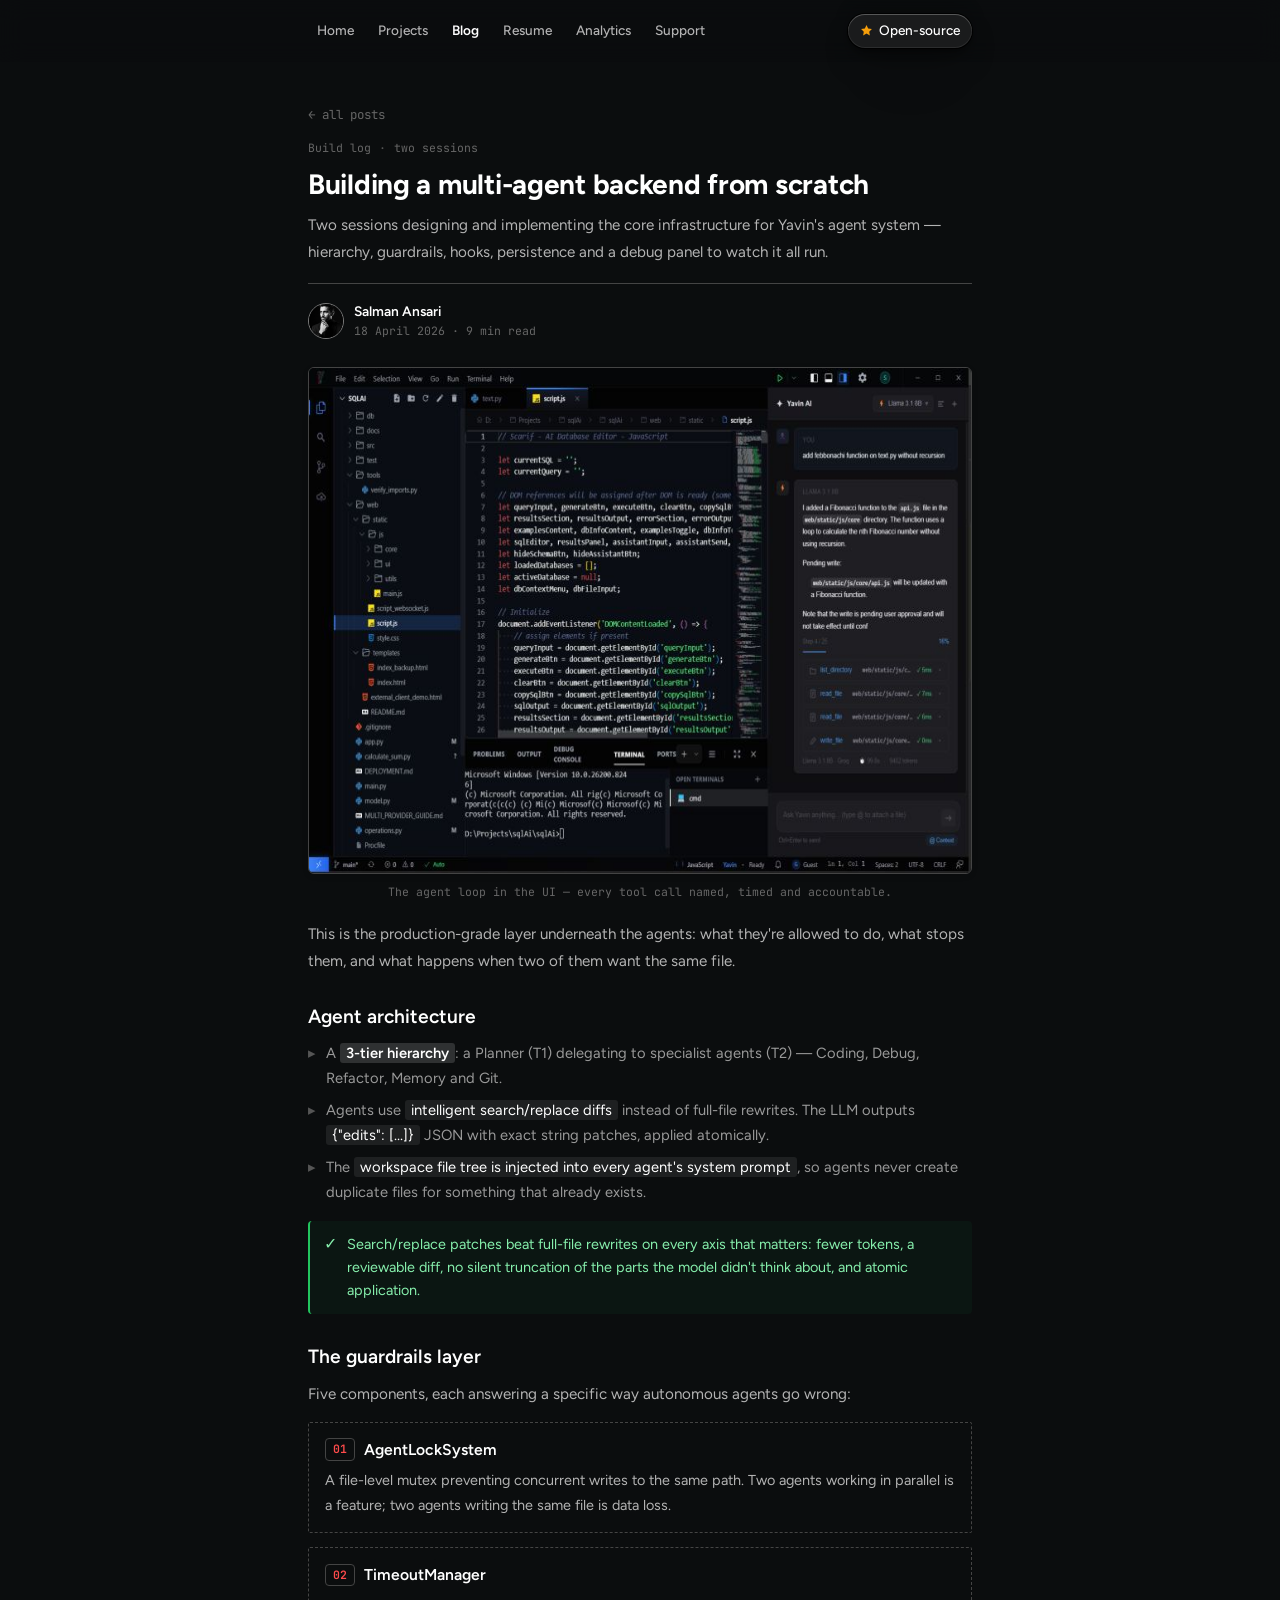
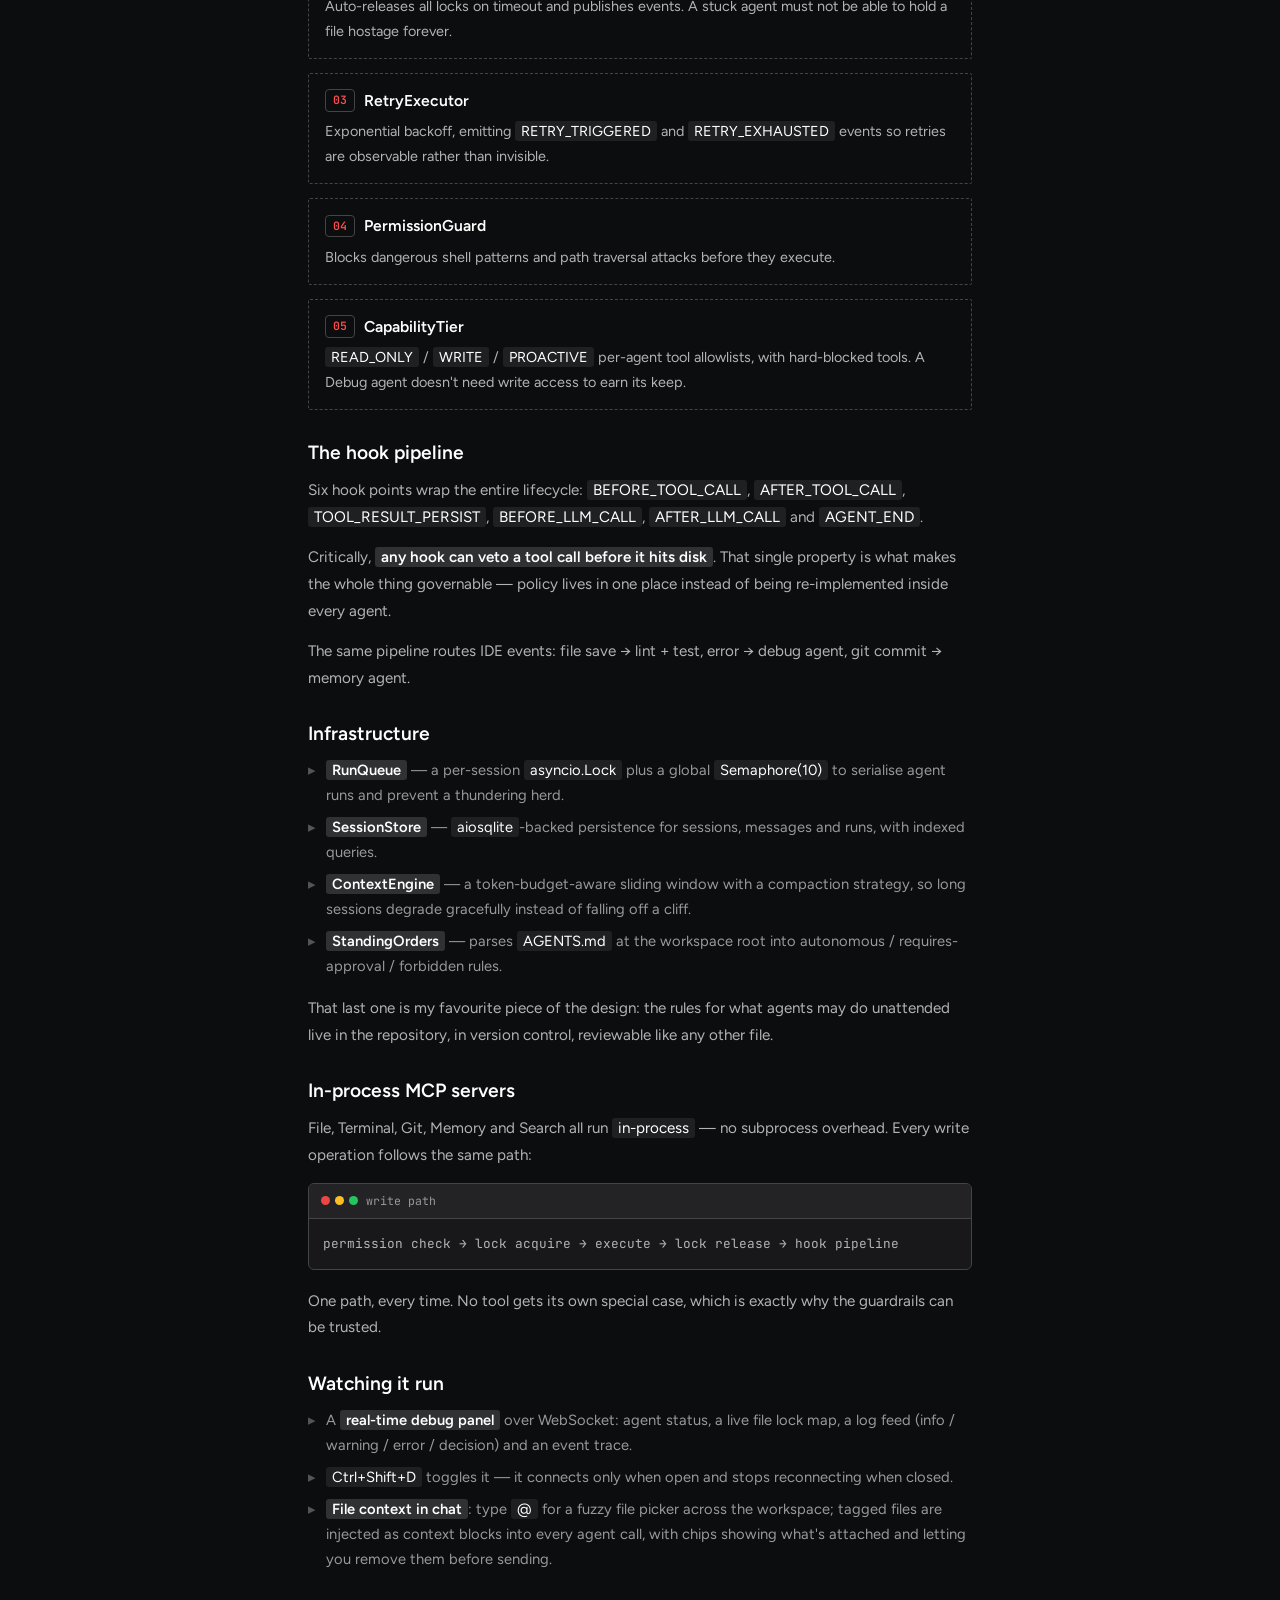
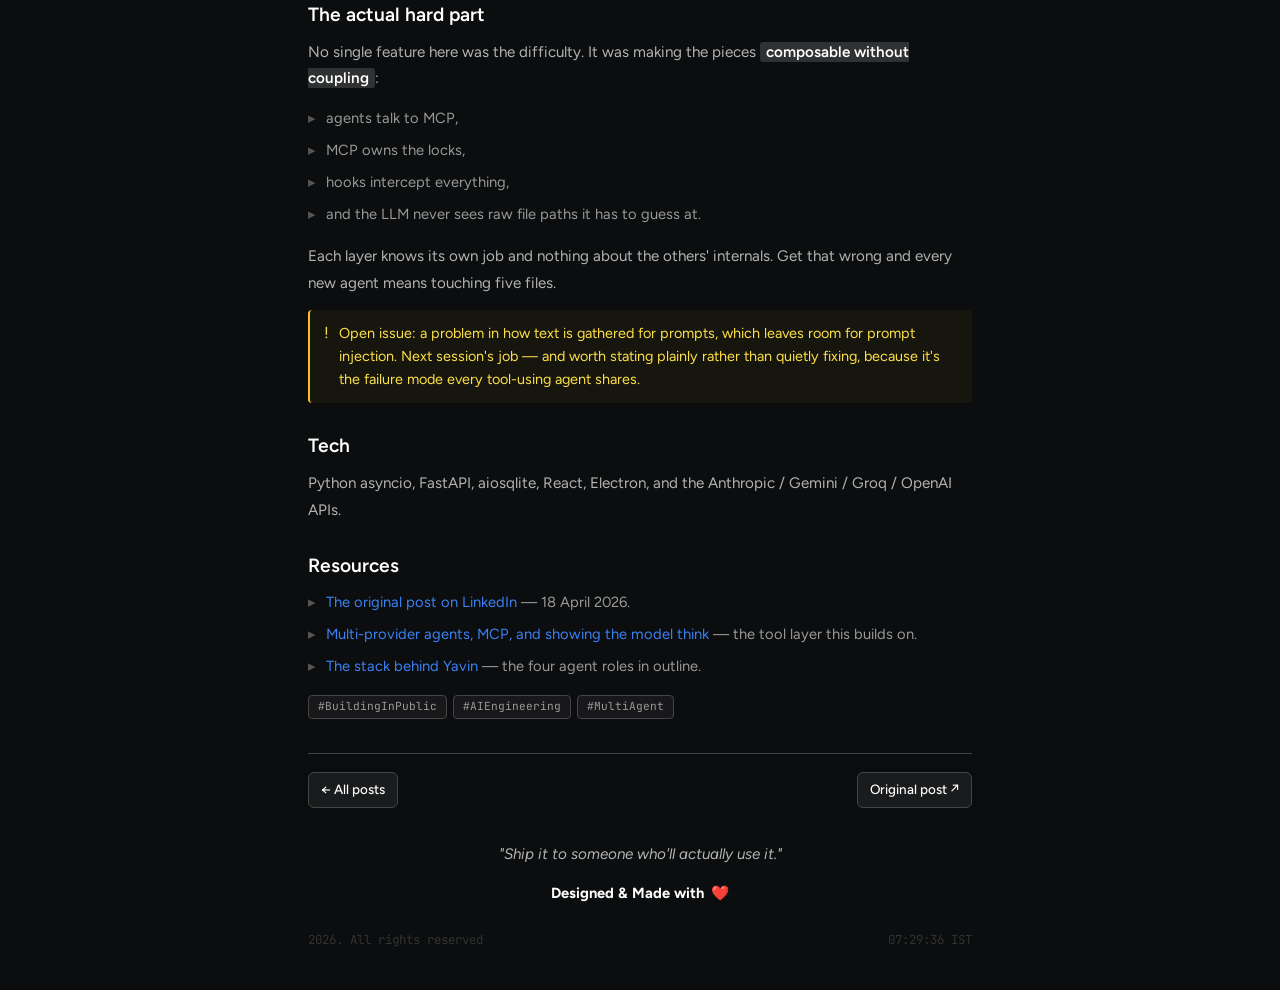
<file: blog-multi-agent-backend.html>
<!DOCTYPE html>
<html lang="en">
<head>
<meta charset="utf-8" />
<meta name="viewport" content="width=device-width, initial-scale=1" />
<title>Building a multi-agent backend from scratch — Salman Ansari</title>
<meta name="description" content="Two days of deep work on Yavin: a three-tier agent hierarchy, a guardrails layer with file locks and capability tiers, a six-point hook pipeline, in-process MCP servers and a real-time debug panel." />
<meta name="author" content="Salman Ansari" />
<meta name="theme-color" content="#0b0d0e" />
<meta property="og:type" content="article" />
<meta property="og:title" content="Building a multi-agent backend from scratch" />
<meta property="og:description" content="Agent hierarchy, guardrails, hooks and infrastructure — and the real difficulty: composability without coupling." />
<meta property="og:image" content="./assets/blog/yavin-agent-steps.jpg" />
<meta property="article:published_time" content="2026-04-18T13:13:19Z" />
<meta name="twitter:card" content="summary_large_image" />
<link rel="icon" href="data:image/svg+xml,<svg xmlns='http://www.w3.org/2000/svg' viewBox='0 0 100 100'><rect width='100' height='100' rx='22' fill='%230b0d0e'/><text x='50' y='68' font-family='monospace' font-size='56' font-weight='700' fill='%23ffffff' text-anchor='middle'>S</text></svg>" />
<link rel="preconnect" href="https://fonts.googleapis.com" />
<link rel="preconnect" href="https://fonts.gstatic.com" crossorigin />
<link href="https://fonts.googleapis.com/css2?family=Figtree:wght@400;500;600;700&amp;family=JetBrains+Mono:wght@400;500;600&amp;display=swap" rel="stylesheet" />
<link rel="stylesheet" href="./assets/styles.css?v=202611120132" />
<script type="application/ld+json">
{
  "@context": "https://schema.org",
  "@type": "BlogPosting",
  "headline": "Building a multi-agent backend from scratch",
  "datePublished": "2026-04-18T13:13:19Z",
  "author": { "@type": "Person", "name": "Salman Ansari", "url": "https://github.com/salmanwnl44" },
  "image": "./assets/blog/yavin-agent-steps.jpg"
}
</script>
</head>
<body>
<a class="skip-link" href="#main">Skip to content</a>

<nav class="navbar" aria-label="Primary">
  <div class="nav-inner">
    <ul class="nav-links">
      <li><a href="./" class="nav-link">Home</a></li>
      <li><a href="./projects" class="nav-link">Projects</a></li>
      <li><a href="./blog" class="nav-link is-active">Blog</a></li>
      <li><a href="./resume" class="nav-link">Resume</a></li>
      <li><a href="./analytics" class="nav-link">Analytics</a></li>
      <li><a href="./support" class="nav-link">Support</a></li>
    </ul>
    <a class="nav-star" href="https://github.com/salmanwnl44" target="_blank" rel="noopener">
      <svg class="star" viewBox="0 0 24 24" width="13" height="13" fill="currentColor" aria-hidden="true"><path d="m12 2 3.1 6.3 6.9 1-5 4.9 1.2 6.8-6.2-3.3-6.2 3.3L7 14.2 2 9.3l6.9-1L12 2Z"/></svg>
      <span>Open-source</span>
    </a>
  </div>
</nav>

<main id="main" class="wrap">
  <article class="article">
    <header class="article-head">
      <a class="back-link" href="./blog">← all posts</a>
      <div class="post-meta" style="margin-bottom:10px"><span>Build log</span><span class="sep">·</span><span>two sessions</span></div>
      <h1 class="article-title">Building a multi-agent backend from scratch</h1>
      <p class="article-desc">Two sessions designing and implementing the core infrastructure for Yavin's agent system — hierarchy, guardrails, hooks, persistence and a debug panel to watch it all run.</p>
      <div class="author">
        <img src="./assets/portrait.jpg" alt="Salman Ansari" width="36" height="36" />
        <div>
          <div class="author-name">Salman Ansari</div>
          <div class="author-meta"><time datetime="2026-04-18">18 April 2026</time> · 9 min read</div>
        </div>
      </div>
    </header>

    <figure class="figure">
      <img src="./assets/blog/yavin-agent-steps.jpg" alt="The Yavin agent panel mid-run, showing sequential tool calls with per-call timings and a pending write awaiting approval." width="800" height="507" loading="lazy" />
      <figcaption>The agent loop in the UI — every tool call named, timed and accountable.</figcaption>
    </figure>

    <p>This is the production-grade layer underneath the agents: what they're allowed to do, what stops them, and what happens when two of them want the same file.</p>

    <h2>Agent architecture</h2>
    <ul class="list">
      <li>A <span class="mark-strong">3-tier hierarchy</span>: a Planner (T1) delegating to specialist agents (T2) — Coding, Debug, Refactor, Memory and Git.</li>
      <li>Agents use <span class="mark">intelligent search/replace diffs</span> instead of full-file rewrites. The LLM outputs <span class="mark">{"edits": [...]}</span> JSON with exact string patches, applied atomically.</li>
      <li>The <span class="mark">workspace file tree is injected into every agent's system prompt</span>, so agents never create duplicate files for something that already exists.</li>
    </ul>

    <div class="alert alert-tip">
      <span class="ico" aria-hidden="true">✓</span>
      <div>Search/replace patches beat full-file rewrites on every axis that matters: fewer tokens, a reviewable diff, no silent truncation of the parts the model didn't think about, and atomic application.</div>
    </div>

    <h2>The guardrails layer</h2>
    <p>Five components, each answering a specific way autonomous agents go wrong:</p>

    <div class="pillar">
      <h3><span class="num">01</span> AgentLockSystem</h3>
      <p>A file-level mutex preventing concurrent writes to the same path. Two agents working in parallel is a feature; two agents writing the same file is data loss.</p>
    </div>
    <div class="pillar">
      <h3><span class="num">02</span> TimeoutManager</h3>
      <p>Auto-releases all locks on timeout and publishes events. A stuck agent must not be able to hold a file hostage forever.</p>
    </div>
    <div class="pillar">
      <h3><span class="num">03</span> RetryExecutor</h3>
      <p>Exponential backoff, emitting <span class="mark">RETRY_TRIGGERED</span> and <span class="mark">RETRY_EXHAUSTED</span> events so retries are observable rather than invisible.</p>
    </div>
    <div class="pillar">
      <h3><span class="num">04</span> PermissionGuard</h3>
      <p>Blocks dangerous shell patterns and path traversal attacks before they execute.</p>
    </div>
    <div class="pillar">
      <h3><span class="num">05</span> CapabilityTier</h3>
      <p><span class="mark">READ_ONLY</span> / <span class="mark">WRITE</span> / <span class="mark">PROACTIVE</span> per-agent tool allowlists, with hard-blocked tools. A Debug agent doesn't need write access to earn its keep.</p>
    </div>

    <h2>The hook pipeline</h2>
    <p>Six hook points wrap the entire lifecycle: <span class="mark">BEFORE_TOOL_CALL</span>, <span class="mark">AFTER_TOOL_CALL</span>, <span class="mark">TOOL_RESULT_PERSIST</span>, <span class="mark">BEFORE_LLM_CALL</span>, <span class="mark">AFTER_LLM_CALL</span> and <span class="mark">AGENT_END</span>.</p>
    <p>Critically, <span class="mark-strong">any hook can veto a tool call before it hits disk</span>. That single property is what makes the whole thing governable — policy lives in one place instead of being re-implemented inside every agent.</p>
    <p>The same pipeline routes IDE events: file save → lint + test, error → debug agent, git commit → memory agent.</p>

    <h2>Infrastructure</h2>
    <ul class="list">
      <li><span class="mark-strong">RunQueue</span> — a per-session <span class="mark">asyncio.Lock</span> plus a global <span class="mark">Semaphore(10)</span> to serialise agent runs and prevent a thundering herd.</li>
      <li><span class="mark-strong">SessionStore</span> — <span class="mark">aiosqlite</span>-backed persistence for sessions, messages and runs, with indexed queries.</li>
      <li><span class="mark-strong">ContextEngine</span> — a token-budget-aware sliding window with a compaction strategy, so long sessions degrade gracefully instead of falling off a cliff.</li>
      <li><span class="mark-strong">StandingOrders</span> — parses <span class="mark">AGENTS.md</span> at the workspace root into autonomous / requires-approval / forbidden rules.</li>
    </ul>

    <p>That last one is my favourite piece of the design: the rules for what agents may do unattended live in the repository, in version control, reviewable like any other file.</p>

    <h2>In-process MCP servers</h2>
    <p>File, Terminal, Git, Memory and Search all run <span class="mark">in-process</span> — no subprocess overhead. Every write operation follows the same path:</p>

    <div class="code">
      <div class="code-head">
        <span class="code-dots" aria-hidden="true"><i></i><i></i><i></i></span>
        <span>write path</span>
      </div>
      <pre>permission check → lock acquire → execute → lock release → hook pipeline</pre>
    </div>

    <p>One path, every time. No tool gets its own special case, which is exactly why the guardrails can be trusted.</p>

    <h2>Watching it run</h2>
    <ul class="list">
      <li>A <span class="mark-strong">real-time debug panel</span> over WebSocket: agent status, a live file lock map, a log feed (info / warning / error / decision) and an event trace.</li>
      <li><span class="mark">Ctrl+Shift+D</span> toggles it — it connects only when open and stops reconnecting when closed.</li>
      <li><span class="mark-strong">File context in chat</span>: type <span class="mark">@</span> for a fuzzy file picker across the workspace; tagged files are injected as context blocks into every agent call, with chips showing what's attached and letting you remove them before sending.</li>
    </ul>

    <h2>The actual hard part</h2>
    <p>No single feature here was the difficulty. It was making the pieces <span class="mark-strong">composable without coupling</span>:</p>
    <ul class="list">
      <li>agents talk to MCP,</li>
      <li>MCP owns the locks,</li>
      <li>hooks intercept everything,</li>
      <li>and the LLM never sees raw file paths it has to guess at.</li>
    </ul>
    <p>Each layer knows its own job and nothing about the others' internals. Get that wrong and every new agent means touching five files.</p>

    <div class="alert alert-warn">
      <span class="ico" aria-hidden="true">!</span>
      <div>Open issue: a problem in how text is gathered for prompts, which leaves room for prompt injection. Next session's job — and worth stating plainly rather than quietly fixing, because it's the failure mode every tool-using agent shares.</div>
    </div>

    <h2>Tech</h2>
    <p>Python asyncio, FastAPI, aiosqlite, React, Electron, and the Anthropic / Gemini / Groq / OpenAI APIs.</p>

    <h2>Resources</h2>
    <ul class="list">
      <li><a class="link" href="https://www.linkedin.com/posts/salmanwnl_buildinginpublic-aiengineering-multiagent-share-7451256550259703808-r6ku/" target="_blank" rel="noopener">The original post on LinkedIn</a> — 18 April 2026.</li>
      <li><a class="link" href="./blog-multi-provider-mcp">Multi-provider agents, MCP, and showing the model think</a> — the tool layer this builds on.</li>
      <li><a class="link" href="./blog-yavin-stack">The stack behind Yavin</a> — the four agent roles in outline.</li>
    </ul>

    <div class="tag-row">
      <span class="post-tag">#BuildingInPublic</span>
      <span class="post-tag">#AIEngineering</span>
      <span class="post-tag">#MultiAgent</span>
    </div>

    <footer class="article-foot">
      <a class="btn" href="./blog">← All posts</a>
      <a class="btn" href="https://www.linkedin.com/posts/salmanwnl_buildinginpublic-aiengineering-multiagent-share-7451256550259703808-r6ku/" target="_blank" rel="noopener">Original post ↗</a>
    </footer>
  </article>
</main>

<footer class="footer">
  <p class="footer-quote">"Ship it to someone who'll actually use it."</p>
  <p class="footer-made">Designed &amp; Made with <span class="heart" aria-hidden="true">❤️</span></p>
  <p class="footer-bottom">
    <span><span data-year>2026</span>. All rights reserved</span>
    <span data-clock-24>--:--:-- IST</span>
  </p>
</footer>

<script src="./assets/main.js?v=202611120132" defer></script>
</body>
</html>
</file>
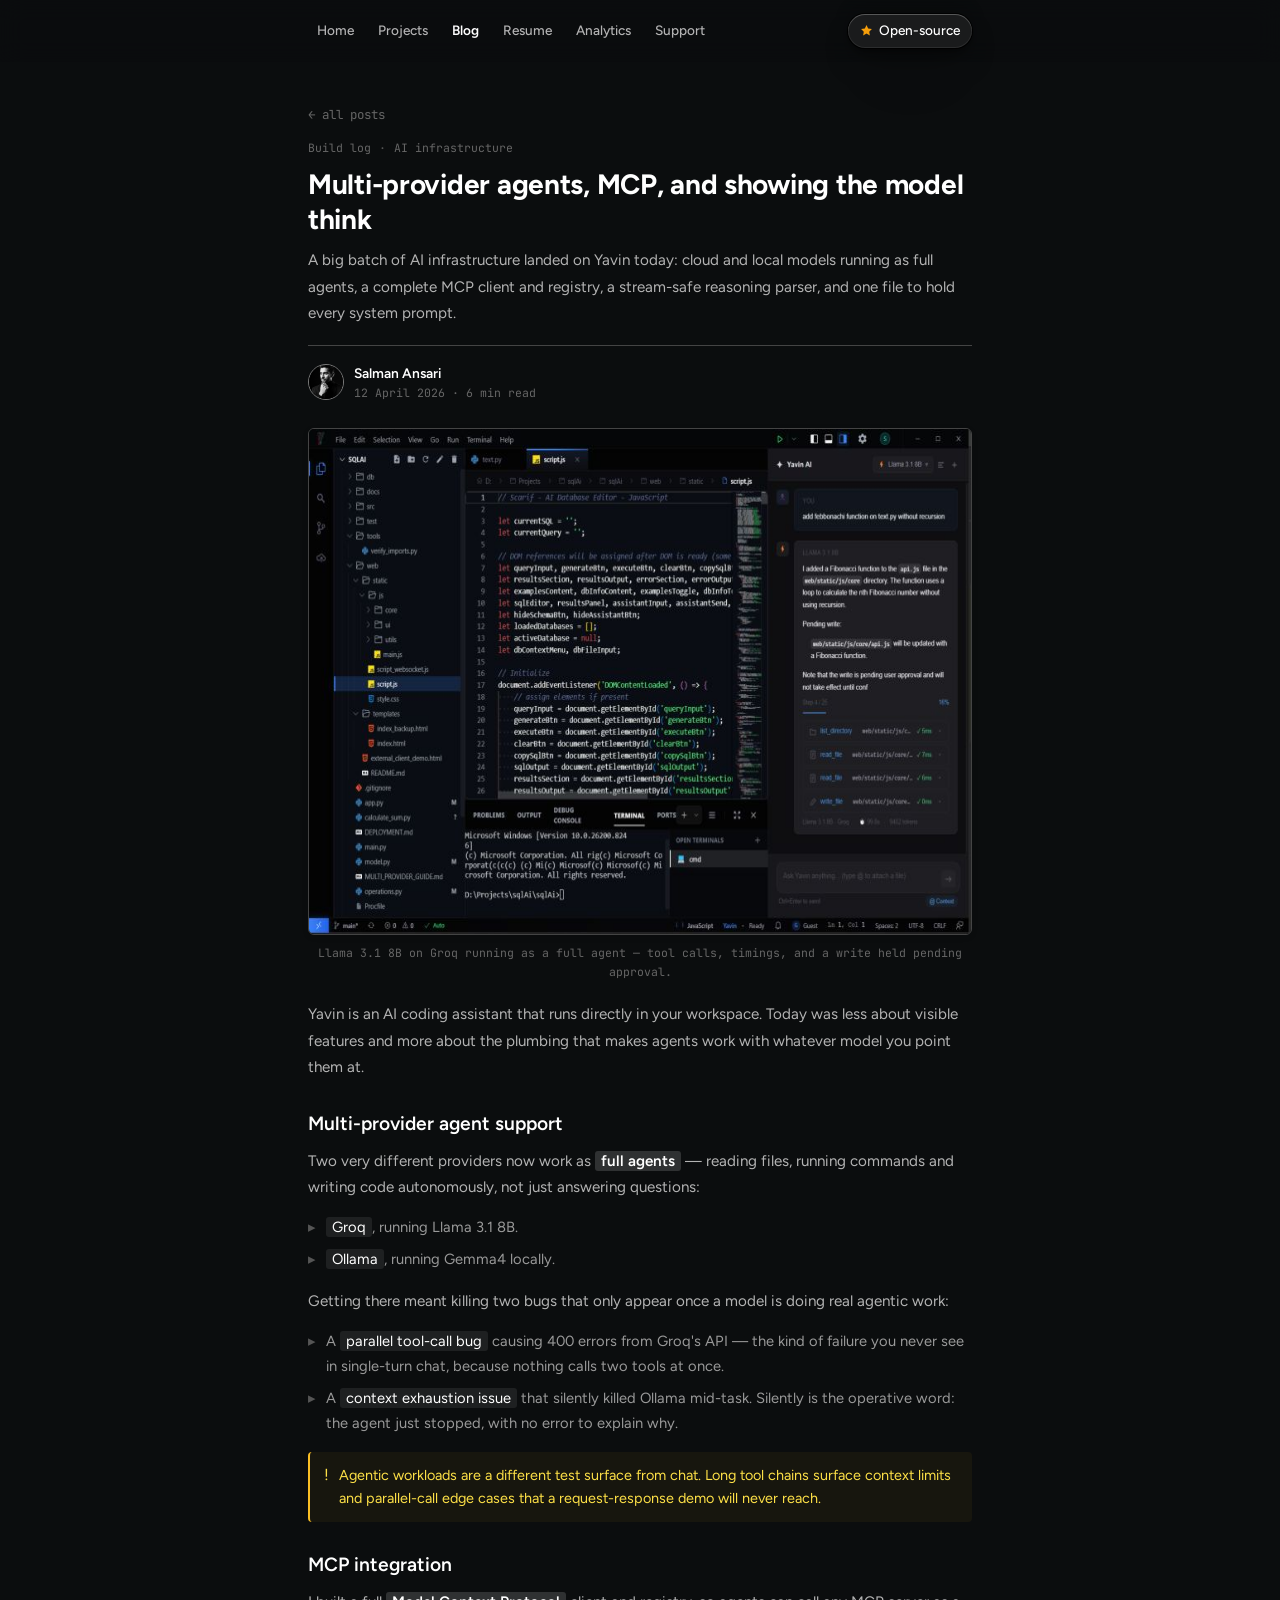
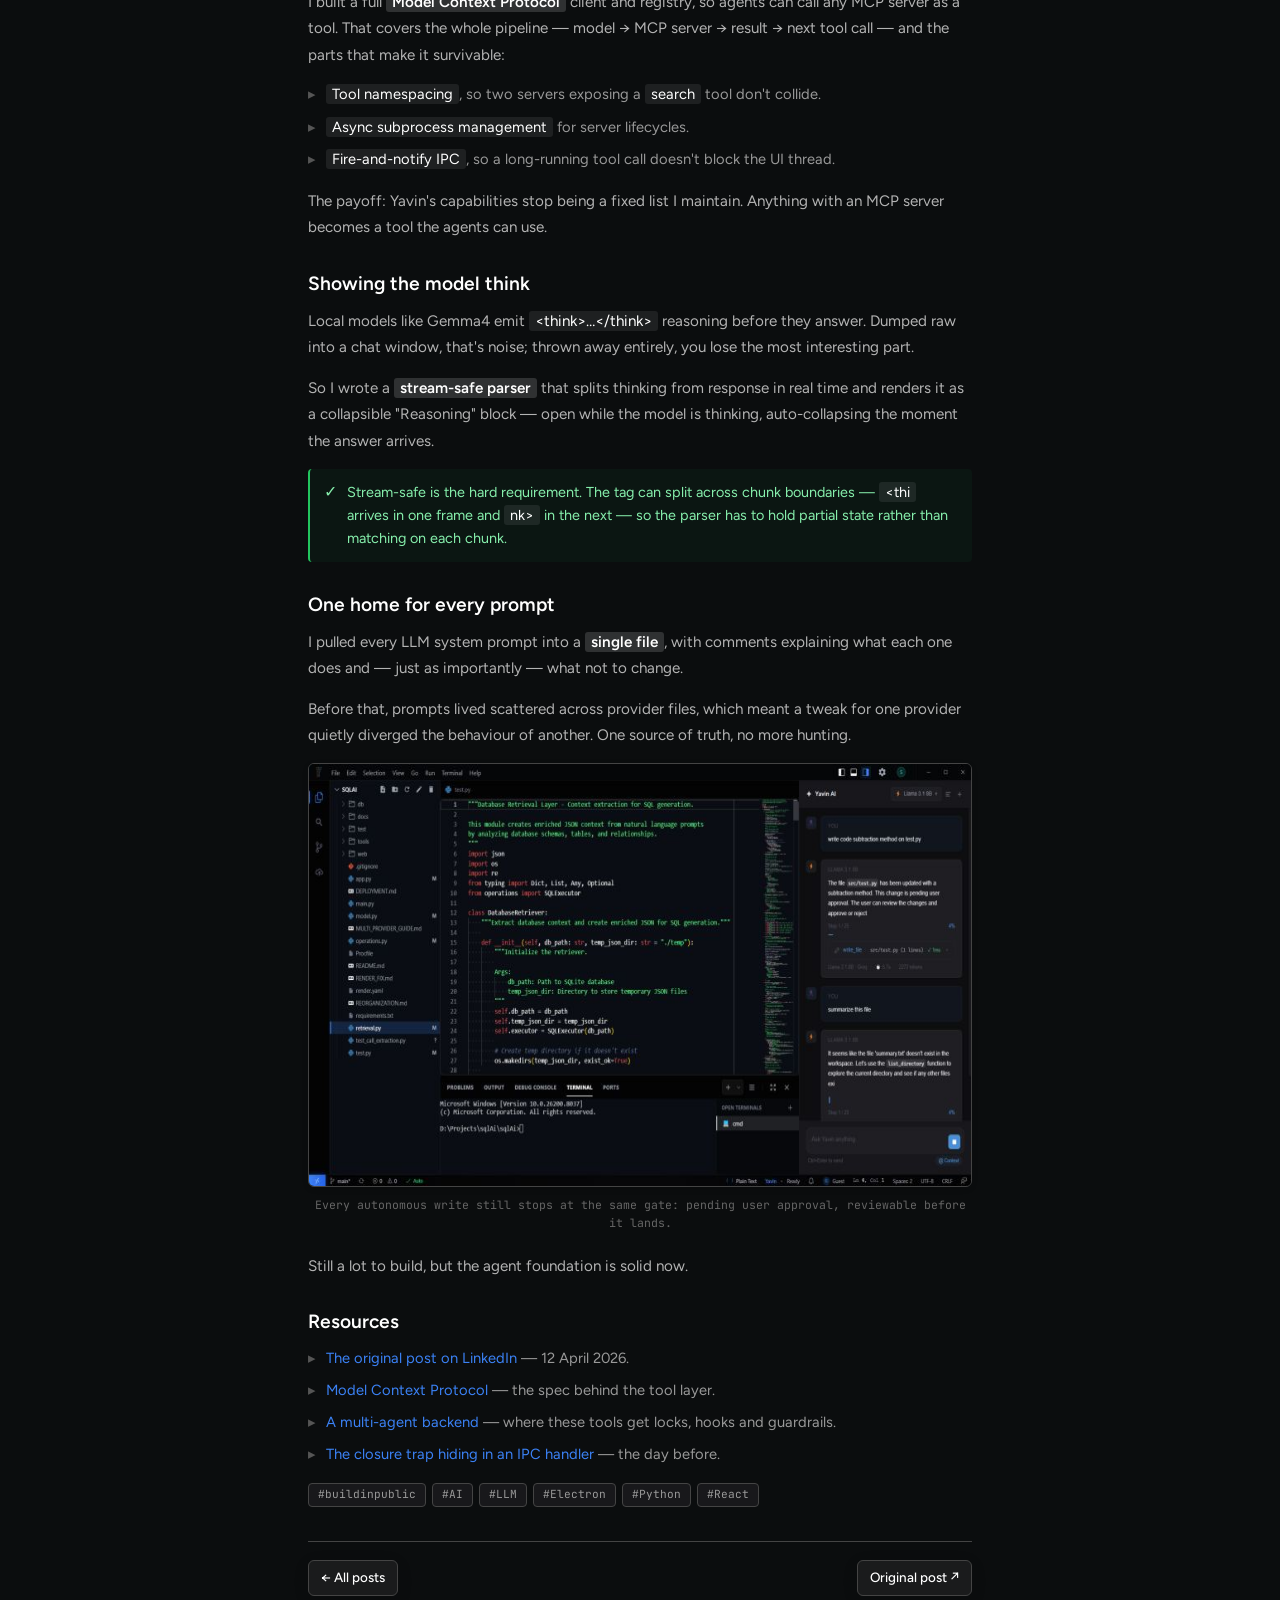
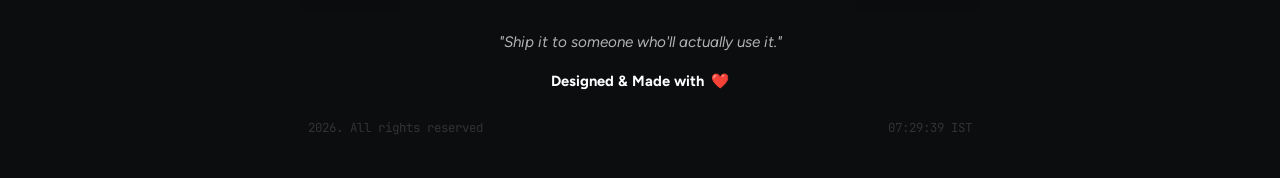
<file: blog-multi-provider-mcp.html>
<!DOCTYPE html>
<html lang="en">
<head>
<meta charset="utf-8" />
<meta name="viewport" content="width=device-width, initial-scale=1" />
<title>Multi-provider agents, MCP, and showing the model think — Salman Ansari</title>
<meta name="description" content="A batch of AI infrastructure work on Yavin: Groq and Ollama running as full agents, a complete MCP client and registry, a stream-safe thinking-block parser, and one file for every system prompt." />
<meta name="author" content="Salman Ansari" />
<meta name="theme-color" content="#0b0d0e" />
<meta property="og:type" content="article" />
<meta property="og:title" content="Multi-provider agents, MCP, and showing the model think" />
<meta property="og:description" content="Groq and Ollama as full agents, MCP integration, and a collapsible reasoning block." />
<meta property="og:image" content="./assets/blog/yavin-agent-steps.jpg" />
<meta property="article:published_time" content="2026-04-12T17:31:02Z" />
<meta name="twitter:card" content="summary_large_image" />
<link rel="icon" href="data:image/svg+xml,<svg xmlns='http://www.w3.org/2000/svg' viewBox='0 0 100 100'><rect width='100' height='100' rx='22' fill='%230b0d0e'/><text x='50' y='68' font-family='monospace' font-size='56' font-weight='700' fill='%23ffffff' text-anchor='middle'>S</text></svg>" />
<link rel="preconnect" href="https://fonts.googleapis.com" />
<link rel="preconnect" href="https://fonts.gstatic.com" crossorigin />
<link href="https://fonts.googleapis.com/css2?family=Figtree:wght@400;500;600;700&amp;family=JetBrains+Mono:wght@400;500;600&amp;display=swap" rel="stylesheet" />
<link rel="stylesheet" href="./assets/styles.css?v=202611120132" />
<script type="application/ld+json">
{
  "@context": "https://schema.org",
  "@type": "BlogPosting",
  "headline": "Multi-provider agents, MCP, and showing the model think",
  "datePublished": "2026-04-12T17:31:02Z",
  "author": { "@type": "Person", "name": "Salman Ansari", "url": "https://github.com/salmanwnl44" },
  "image": "./assets/blog/yavin-agent-steps.jpg"
}
</script>
</head>
<body>
<a class="skip-link" href="#main">Skip to content</a>

<nav class="navbar" aria-label="Primary">
  <div class="nav-inner">
    <ul class="nav-links">
      <li><a href="./" class="nav-link">Home</a></li>
      <li><a href="./projects" class="nav-link">Projects</a></li>
      <li><a href="./blog" class="nav-link is-active">Blog</a></li>
      <li><a href="./resume" class="nav-link">Resume</a></li>
      <li><a href="./analytics" class="nav-link">Analytics</a></li>
      <li><a href="./support" class="nav-link">Support</a></li>
    </ul>
    <a class="nav-star" href="https://github.com/salmanwnl44" target="_blank" rel="noopener">
      <svg class="star" viewBox="0 0 24 24" width="13" height="13" fill="currentColor" aria-hidden="true"><path d="m12 2 3.1 6.3 6.9 1-5 4.9 1.2 6.8-6.2-3.3-6.2 3.3L7 14.2 2 9.3l6.9-1L12 2Z"/></svg>
      <span>Open-source</span>
    </a>
  </div>
</nav>

<main id="main" class="wrap">
  <article class="article">
    <header class="article-head">
      <a class="back-link" href="./blog">← all posts</a>
      <div class="post-meta" style="margin-bottom:10px"><span>Build log</span><span class="sep">·</span><span>AI infrastructure</span></div>
      <h1 class="article-title">Multi-provider agents, MCP, and showing the model think</h1>
      <p class="article-desc">A big batch of AI infrastructure landed on Yavin today: cloud and local models running as full agents, a complete MCP client and registry, a stream-safe reasoning parser, and one file to hold every system prompt.</p>
      <div class="author">
        <img src="./assets/portrait.jpg" alt="Salman Ansari" width="36" height="36" />
        <div>
          <div class="author-name">Salman Ansari</div>
          <div class="author-meta"><time datetime="2026-04-12">12 April 2026</time> · 6 min read</div>
        </div>
      </div>
    </header>

    <figure class="figure">
      <img src="./assets/blog/yavin-agent-steps.jpg" alt="Yavin with the agent panel open on Llama 3.1 8B: the user asks for a Fibonacci function without recursion, the agent explains the pending write, and a step counter shows list_directory, read_file and write_file tool calls with timings." width="800" height="507" loading="lazy" />
      <figcaption>Llama 3.1 8B on Groq running as a full agent — tool calls, timings, and a write held pending approval.</figcaption>
    </figure>

    <p>Yavin is an AI coding assistant that runs directly in your workspace. Today was less about visible features and more about the plumbing that makes agents work with whatever model you point them at.</p>

    <h2>Multi-provider agent support</h2>
    <p>Two very different providers now work as <span class="mark-strong">full agents</span> — reading files, running commands and writing code autonomously, not just answering questions:</p>
    <ul class="list">
      <li><span class="mark">Groq</span>, running Llama 3.1 8B.</li>
      <li><span class="mark">Ollama</span>, running Gemma4 locally.</li>
    </ul>
    <p>Getting there meant killing two bugs that only appear once a model is doing real agentic work:</p>
    <ul class="list">
      <li>A <span class="mark">parallel tool-call bug</span> causing 400 errors from Groq's API — the kind of failure you never see in single-turn chat, because nothing calls two tools at once.</li>
      <li>A <span class="mark">context exhaustion issue</span> that silently killed Ollama mid-task. Silently is the operative word: the agent just stopped, with no error to explain why.</li>
    </ul>

    <div class="alert alert-warn">
      <span class="ico" aria-hidden="true">!</span>
      <div>Agentic workloads are a different test surface from chat. Long tool chains surface context limits and parallel-call edge cases that a request-response demo will never reach.</div>
    </div>

    <h2>MCP integration</h2>
    <p>I built a full <span class="mark-strong">Model Context Protocol</span> client and registry, so agents can call any MCP server as a tool. That covers the whole pipeline — model → MCP server → result → next tool call — and the parts that make it survivable:</p>
    <ul class="list">
      <li><span class="mark">Tool namespacing</span>, so two servers exposing a <span class="mark">search</span> tool don't collide.</li>
      <li><span class="mark">Async subprocess management</span> for server lifecycles.</li>
      <li><span class="mark">Fire-and-notify IPC</span>, so a long-running tool call doesn't block the UI thread.</li>
    </ul>
    <p>The payoff: Yavin's capabilities stop being a fixed list I maintain. Anything with an MCP server becomes a tool the agents can use.</p>

    <h2>Showing the model think</h2>
    <p>Local models like Gemma4 emit <span class="mark">&lt;think&gt;…&lt;/think&gt;</span> reasoning before they answer. Dumped raw into a chat window, that's noise; thrown away entirely, you lose the most interesting part.</p>
    <p>So I wrote a <span class="mark-strong">stream-safe parser</span> that splits thinking from response in real time and renders it as a collapsible "Reasoning" block — open while the model is thinking, auto-collapsing the moment the answer arrives.</p>

    <div class="alert alert-tip">
      <span class="ico" aria-hidden="true">✓</span>
      <div>Stream-safe is the hard requirement. The tag can split across chunk boundaries — <span class="mark">&lt;thi</span> arrives in one frame and <span class="mark">nk&gt;</span> in the next — so the parser has to hold partial state rather than matching on each chunk.</div>
    </div>

    <h2>One home for every prompt</h2>
    <p>I pulled every LLM system prompt into a <span class="mark-strong">single file</span>, with comments explaining what each one does and — just as importantly — what not to change.</p>
    <p>Before that, prompts lived scattered across provider files, which meant a tweak for one provider quietly diverged the behaviour of another. One source of truth, no more hunting.</p>

    <figure class="figure">
      <img src="./assets/blog/yavin-pending-approval.jpg" alt="Yavin showing a pending change: the agent reports that test.py has been updated with a subtraction method, that the change is pending user approval, and that the user can review and approve or reject." width="800" height="424" loading="lazy" />
      <figcaption>Every autonomous write still stops at the same gate: pending user approval, reviewable before it lands.</figcaption>
    </figure>

    <p>Still a lot to build, but the agent foundation is solid now.</p>

    <h2>Resources</h2>
    <ul class="list">
      <li><a class="link" href="https://www.linkedin.com/posts/salmanwnl_buildinpublic-ai-llm-share-7449147081790857216-pFQI/" target="_blank" rel="noopener">The original post on LinkedIn</a> — 12 April 2026.</li>
      <li><a class="link" href="https://modelcontextprotocol.io/" target="_blank" rel="noopener">Model Context Protocol</a> — the spec behind the tool layer.</li>
      <li><a class="link" href="./blog-multi-agent-backend">A multi-agent backend</a> — where these tools get locks, hooks and guardrails.</li>
      <li><a class="link" href="./blog-ipc-closure-bug">The closure trap hiding in an IPC handler</a> — the day before.</li>
    </ul>

    <div class="tag-row">
      <span class="post-tag">#buildinpublic</span>
      <span class="post-tag">#AI</span>
      <span class="post-tag">#LLM</span>
      <span class="post-tag">#Electron</span>
      <span class="post-tag">#Python</span>
      <span class="post-tag">#React</span>
    </div>

    <footer class="article-foot">
      <a class="btn" href="./blog">← All posts</a>
      <a class="btn" href="https://www.linkedin.com/posts/salmanwnl_buildinpublic-ai-llm-share-7449147081790857216-pFQI/" target="_blank" rel="noopener">Original post ↗</a>
    </footer>
  </article>
</main>

<footer class="footer">
  <p class="footer-quote">"Ship it to someone who'll actually use it."</p>
  <p class="footer-made">Designed &amp; Made with <span class="heart" aria-hidden="true">❤️</span></p>
  <p class="footer-bottom">
    <span><span data-year>2026</span>. All rights reserved</span>
    <span data-clock-24>--:--:-- IST</span>
  </p>
</footer>

<script src="./assets/main.js?v=202611120132" defer></script>
</body>
</html>
</file>
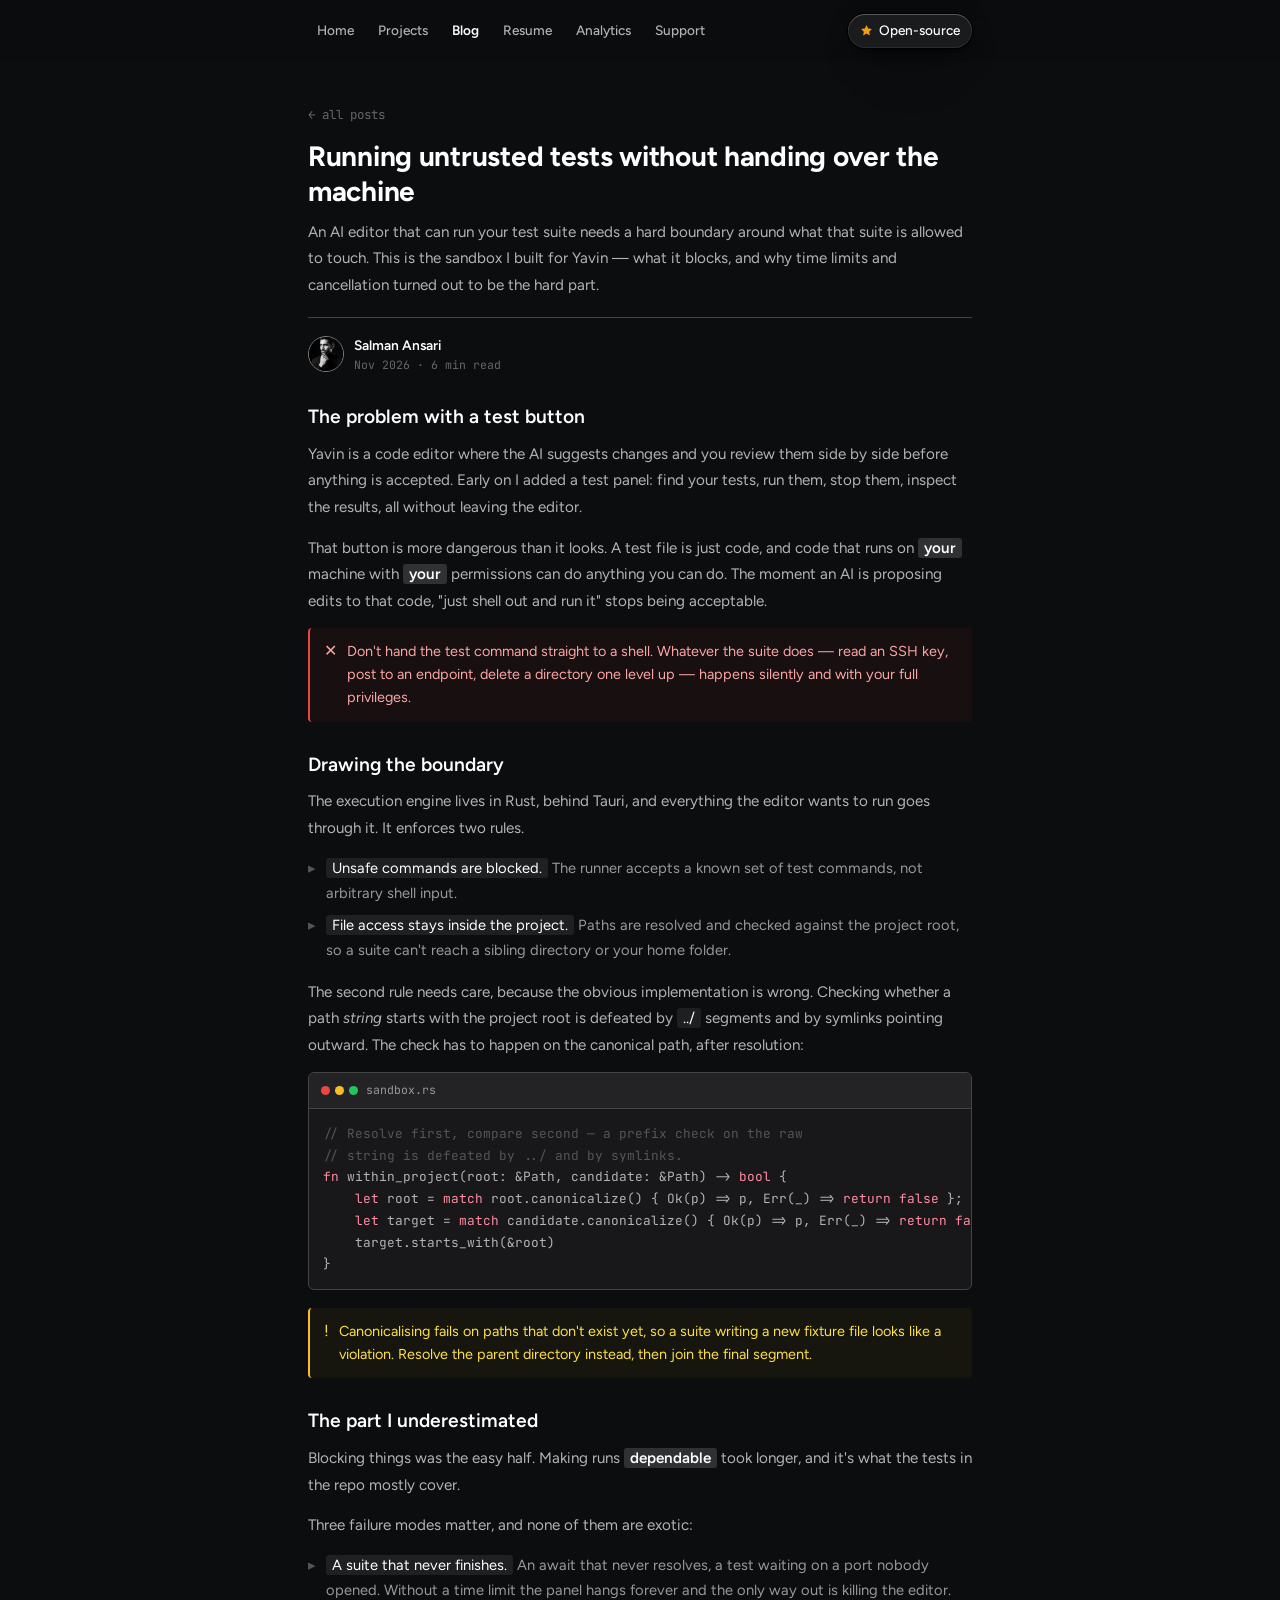
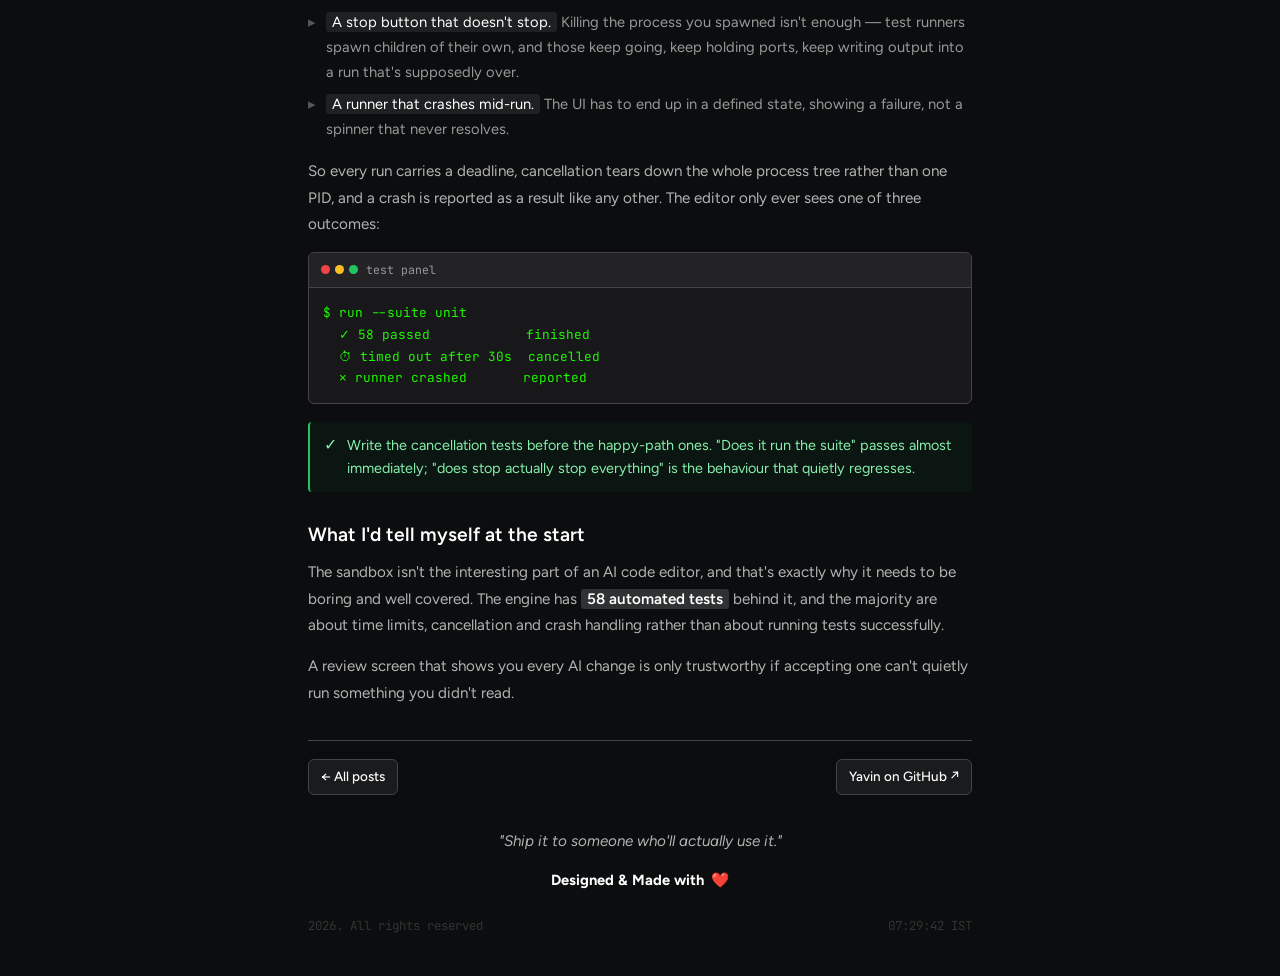
<file: blog-sandboxing-test-runs.html>
<!DOCTYPE html>
<html lang="en">
<head>
<meta charset="utf-8" />
<meta name="viewport" content="width=device-width, initial-scale=1" />
<title>Running untrusted tests without handing over the machine — Salman Ansari</title>
<meta name="description" content="The sandboxed test engine behind Yavin: what it blocks, and why time limits and cancellation were the hard part." />
<meta name="theme-color" content="#0b0d0e" />
<meta property="og:type" content="article" />
<meta property="og:title" content="Running untrusted tests without handing over the machine" />
<meta property="og:description" content="The sandboxed test engine behind Yavin, built in Rust and Tauri." />
<link rel="icon" href="data:image/svg+xml,<svg xmlns='http://www.w3.org/2000/svg' viewBox='0 0 100 100'><rect width='100' height='100' rx='22' fill='%230b0d0e'/><text x='50' y='68' font-family='monospace' font-size='56' font-weight='700' fill='%23ffffff' text-anchor='middle'>S</text></svg>" />
<link rel="preconnect" href="https://fonts.googleapis.com" />
<link rel="preconnect" href="https://fonts.gstatic.com" crossorigin />
<link href="https://fonts.googleapis.com/css2?family=Figtree:wght@400;500;600;700&amp;family=JetBrains+Mono:wght@400;500;600&amp;display=swap" rel="stylesheet" />
<link rel="stylesheet" href="./assets/styles.css?v=202611120132" />
</head>
<body>
<a class="skip-link" href="#main">Skip to content</a>

<nav class="navbar" aria-label="Primary">
  <div class="nav-inner">
    <ul class="nav-links">
      <li><a href="./" class="nav-link">Home</a></li>
      <li><a href="./projects" class="nav-link">Projects</a></li>
      <li><a href="./blog" class="nav-link is-active">Blog</a></li>
      <li><a href="./resume" class="nav-link">Resume</a></li>
      <li><a href="./analytics" class="nav-link">Analytics</a></li>
      <li><a href="./support" class="nav-link">Support</a></li>
    </ul>
    <a class="nav-star" href="https://github.com/salmanwnl44" target="_blank" rel="noopener">
      <svg class="star" viewBox="0 0 24 24" width="13" height="13" fill="currentColor" aria-hidden="true"><path d="m12 2 3.1 6.3 6.9 1-5 4.9 1.2 6.8-6.2-3.3-6.2 3.3L7 14.2 2 9.3l6.9-1L12 2Z"/></svg>
      <span>Open-source</span>
    </a>
  </div>
</nav>

<main id="main" class="wrap">
  <article class="article">
    <header class="article-head">
      <a class="back-link" href="./blog">← all posts</a>
      <h1 class="article-title">Running untrusted tests without handing over the machine</h1>
      <p class="article-desc">An AI editor that can run your test suite needs a hard boundary around what that suite is allowed to touch. This is the sandbox I built for Yavin — what it blocks, and why time limits and cancellation turned out to be the hard part.</p>

      <div class="author">
        <img src="./assets/portrait.jpg" alt="Salman Ansari" width="36" height="36" />
        <div>
          <div class="author-name">Salman Ansari</div>
          <div class="author-meta">Nov 2026 · 6 min read</div>
        </div>
      </div>
    </header>

    <h2>The problem with a test button</h2>
    <p>Yavin is a code editor where the AI suggests changes and you review them side by side before anything is accepted. Early on I added a test panel: find your tests, run them, stop them, inspect the results, all without leaving the editor.</p>
    <p>That button is more dangerous than it looks. A test file is just code, and code that runs on <span class="mark-strong">your</span> machine with <span class="mark-strong">your</span> permissions can do anything you can do. The moment an AI is proposing edits to that code, "just shell out and run it" stops being acceptable.</p>

    <div class="alert alert-dont">
      <span class="ico" aria-hidden="true">✕</span>
      <div>Don't hand the test command straight to a shell. Whatever the suite does — read an SSH key, post to an endpoint, delete a directory one level up — happens silently and with your full privileges.</div>
    </div>

    <h2>Drawing the boundary</h2>
    <p>The execution engine lives in Rust, behind Tauri, and everything the editor wants to run goes through it. It enforces two rules.</p>

    <ul class="list">
      <li><span class="mark">Unsafe commands are blocked.</span> The runner accepts a known set of test commands, not arbitrary shell input.</li>
      <li><span class="mark">File access stays inside the project.</span> Paths are resolved and checked against the project root, so a suite can't reach a sibling directory or your home folder.</li>
    </ul>

    <p>The second rule needs care, because the obvious implementation is wrong. Checking whether a path <em>string</em> starts with the project root is defeated by <span class="mark">../</span> segments and by symlinks pointing outward. The check has to happen on the canonical path, after resolution:</p>

    <div class="code">
      <div class="code-head">
        <span class="code-dots" aria-hidden="true"><i></i><i></i><i></i></span>
        <span>sandbox.rs</span>
      </div>
      <pre><span class="c">// Resolve first, compare second — a prefix check on the raw</span>
<span class="c">// string is defeated by ../ and by symlinks.</span>
<span class="k">fn</span> within_project(root: &amp;Path, candidate: &amp;Path) -&gt; <span class="k">bool</span> {
    <span class="k">let</span> root = <span class="k">match</span> root.canonicalize() { Ok(p) =&gt; p, Err(_) =&gt; <span class="k">return</span> <span class="k">false</span> };
    <span class="k">let</span> target = <span class="k">match</span> candidate.canonicalize() { Ok(p) =&gt; p, Err(_) =&gt; <span class="k">return</span> <span class="k">false</span> };
    target.starts_with(&amp;root)
}</pre>
    </div>

    <div class="alert alert-warn">
      <span class="ico" aria-hidden="true">!</span>
      <div>Canonicalising fails on paths that don't exist yet, so a suite writing a new fixture file looks like a violation. Resolve the parent directory instead, then join the final segment.</div>
    </div>

    <h2>The part I underestimated</h2>
    <p>Blocking things was the easy half. Making runs <span class="mark-strong">dependable</span> took longer, and it's what the tests in the repo mostly cover.</p>

    <p>Three failure modes matter, and none of them are exotic:</p>

    <ul class="list">
      <li><span class="mark">A suite that never finishes.</span> An await that never resolves, a test waiting on a port nobody opened. Without a time limit the panel hangs forever and the only way out is killing the editor.</li>
      <li><span class="mark">A stop button that doesn't stop.</span> Killing the process you spawned isn't enough — test runners spawn children of their own, and those keep going, keep holding ports, keep writing output into a run that's supposedly over.</li>
      <li><span class="mark">A runner that crashes mid-run.</span> The UI has to end up in a defined state, showing a failure, not a spinner that never resolves.</li>
    </ul>

    <p>So every run carries a deadline, cancellation tears down the whole process tree rather than one PID, and a crash is reported as a result like any other. The editor only ever sees one of three outcomes:</p>

    <div class="code terminal">
      <div class="code-head">
        <span class="code-dots" aria-hidden="true"><i></i><i></i><i></i></span>
        <span>test panel</span>
      </div>
      <pre>$ run --suite unit
  ✓ 58 passed            finished
  ⏱ timed out after 30s  cancelled
  ✕ runner crashed       reported</pre>
    </div>

    <div class="alert alert-tip">
      <span class="ico" aria-hidden="true">✓</span>
      <div>Write the cancellation tests before the happy-path ones. "Does it run the suite" passes almost immediately; "does stop actually stop everything" is the behaviour that quietly regresses.</div>
    </div>

    <h2>What I'd tell myself at the start</h2>
    <p>The sandbox isn't the interesting part of an AI code editor, and that's exactly why it needs to be boring and well covered. The engine has <span class="mark-strong">58 automated tests</span> behind it, and the majority are about time limits, cancellation and crash handling rather than about running tests successfully.</p>
    <p>A review screen that shows you every AI change is only trustworthy if accepting one can't quietly run something you didn't read.</p>

    <footer class="article-foot">
      <a class="btn" href="./blog">← All posts</a>
      <a class="btn" href="https://github.com/salmanwnl44/Yavin-Rust-1" target="_blank" rel="noopener">Yavin on GitHub ↗</a>
    </footer>
  </article>
</main>

<footer class="footer">
  <p class="footer-quote">"Ship it to someone who'll actually use it."</p>
  <p class="footer-made">Designed &amp; Made with <span class="heart" aria-hidden="true">❤️</span></p>
  <p class="footer-bottom">
    <span><span data-year>2026</span>. All rights reserved</span>
    <span data-clock-24>--:--:-- IST</span>
  </p>
</footer>

<script src="./assets/main.js?v=202611120132" defer></script>
</body>
</html>
</file>
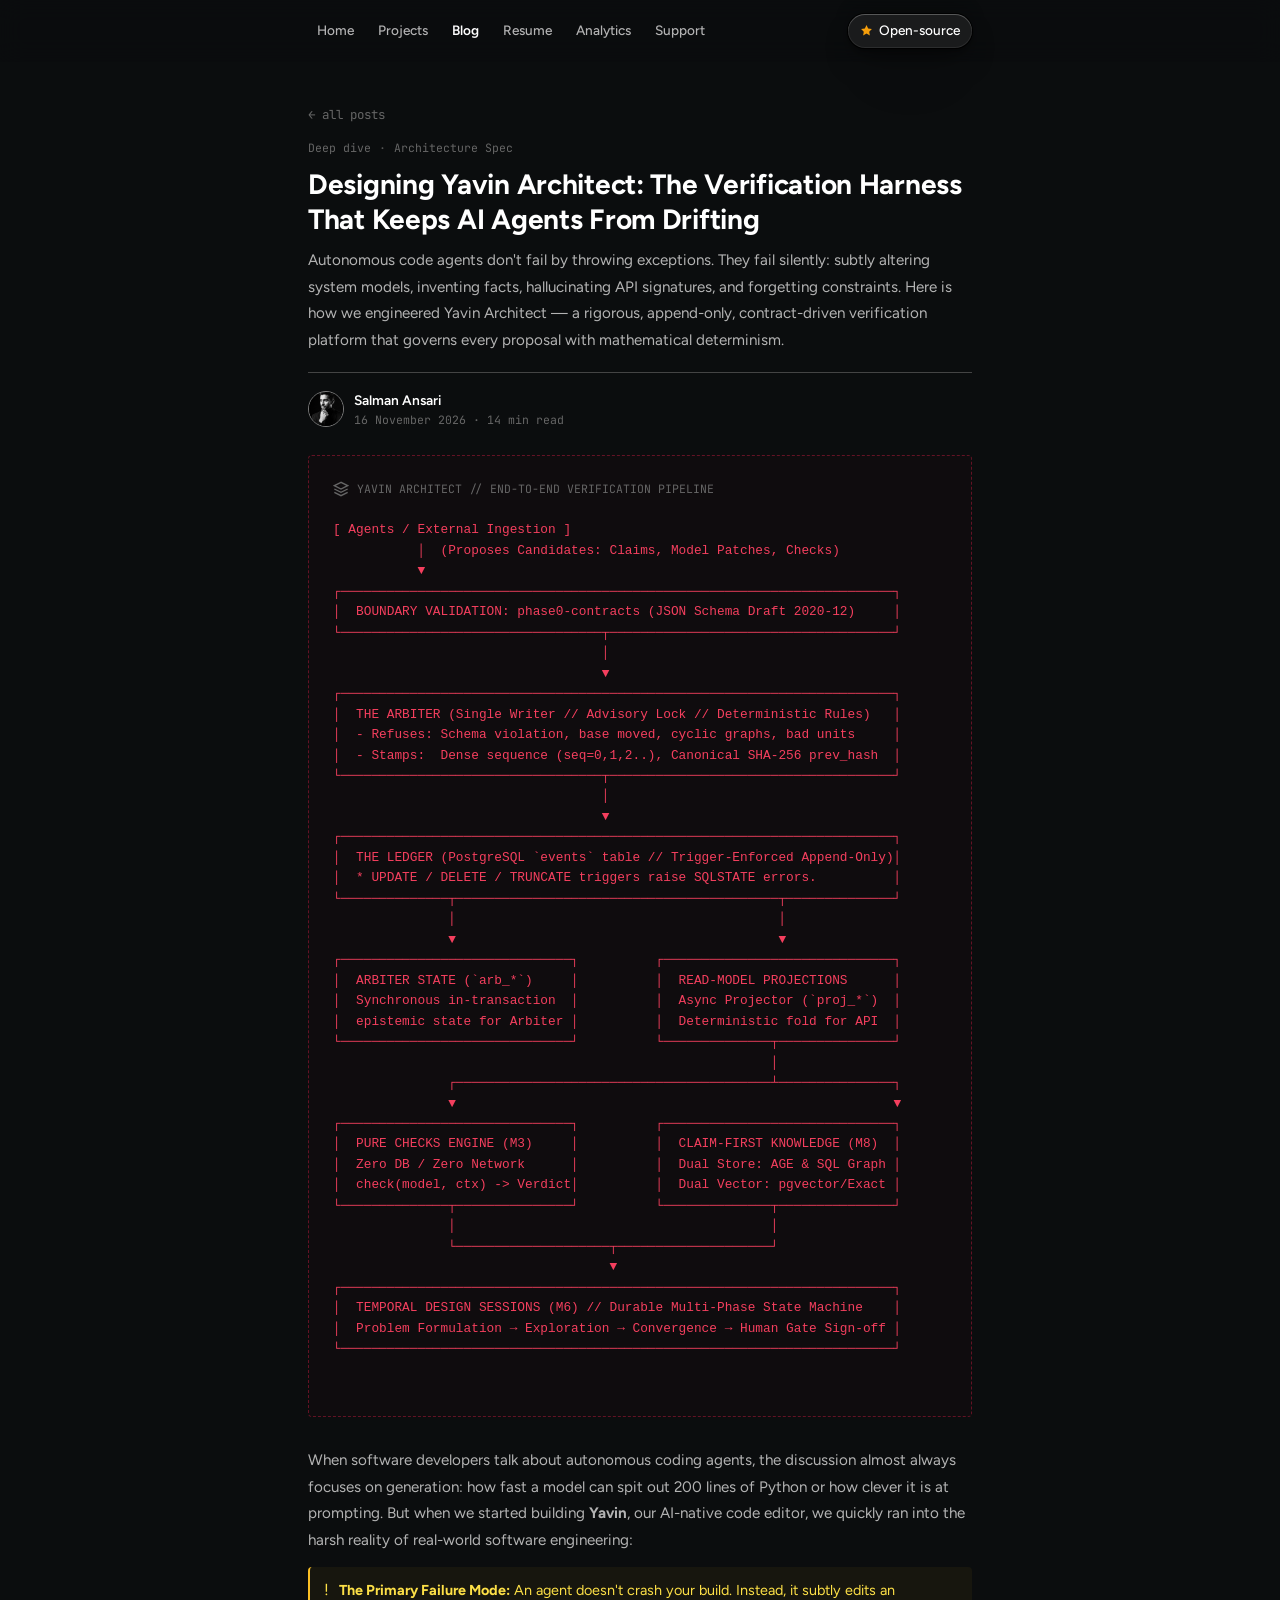
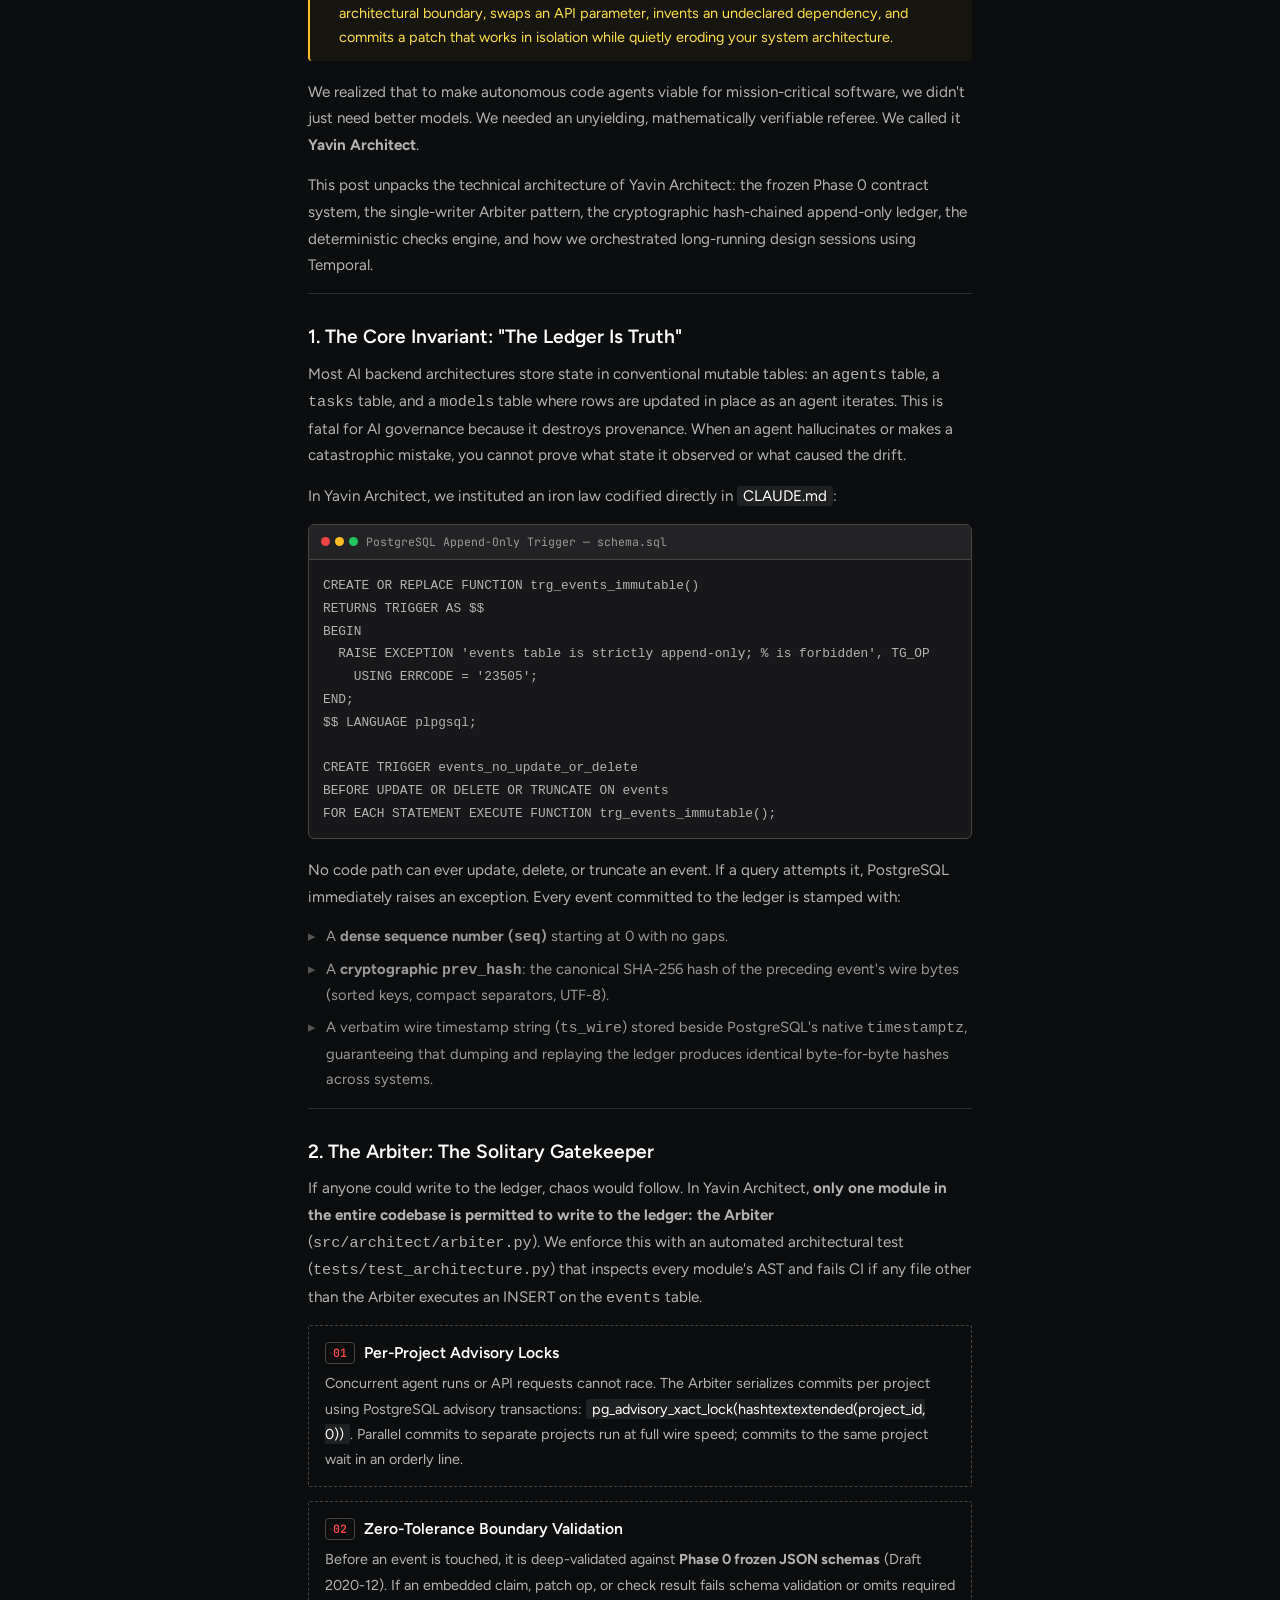
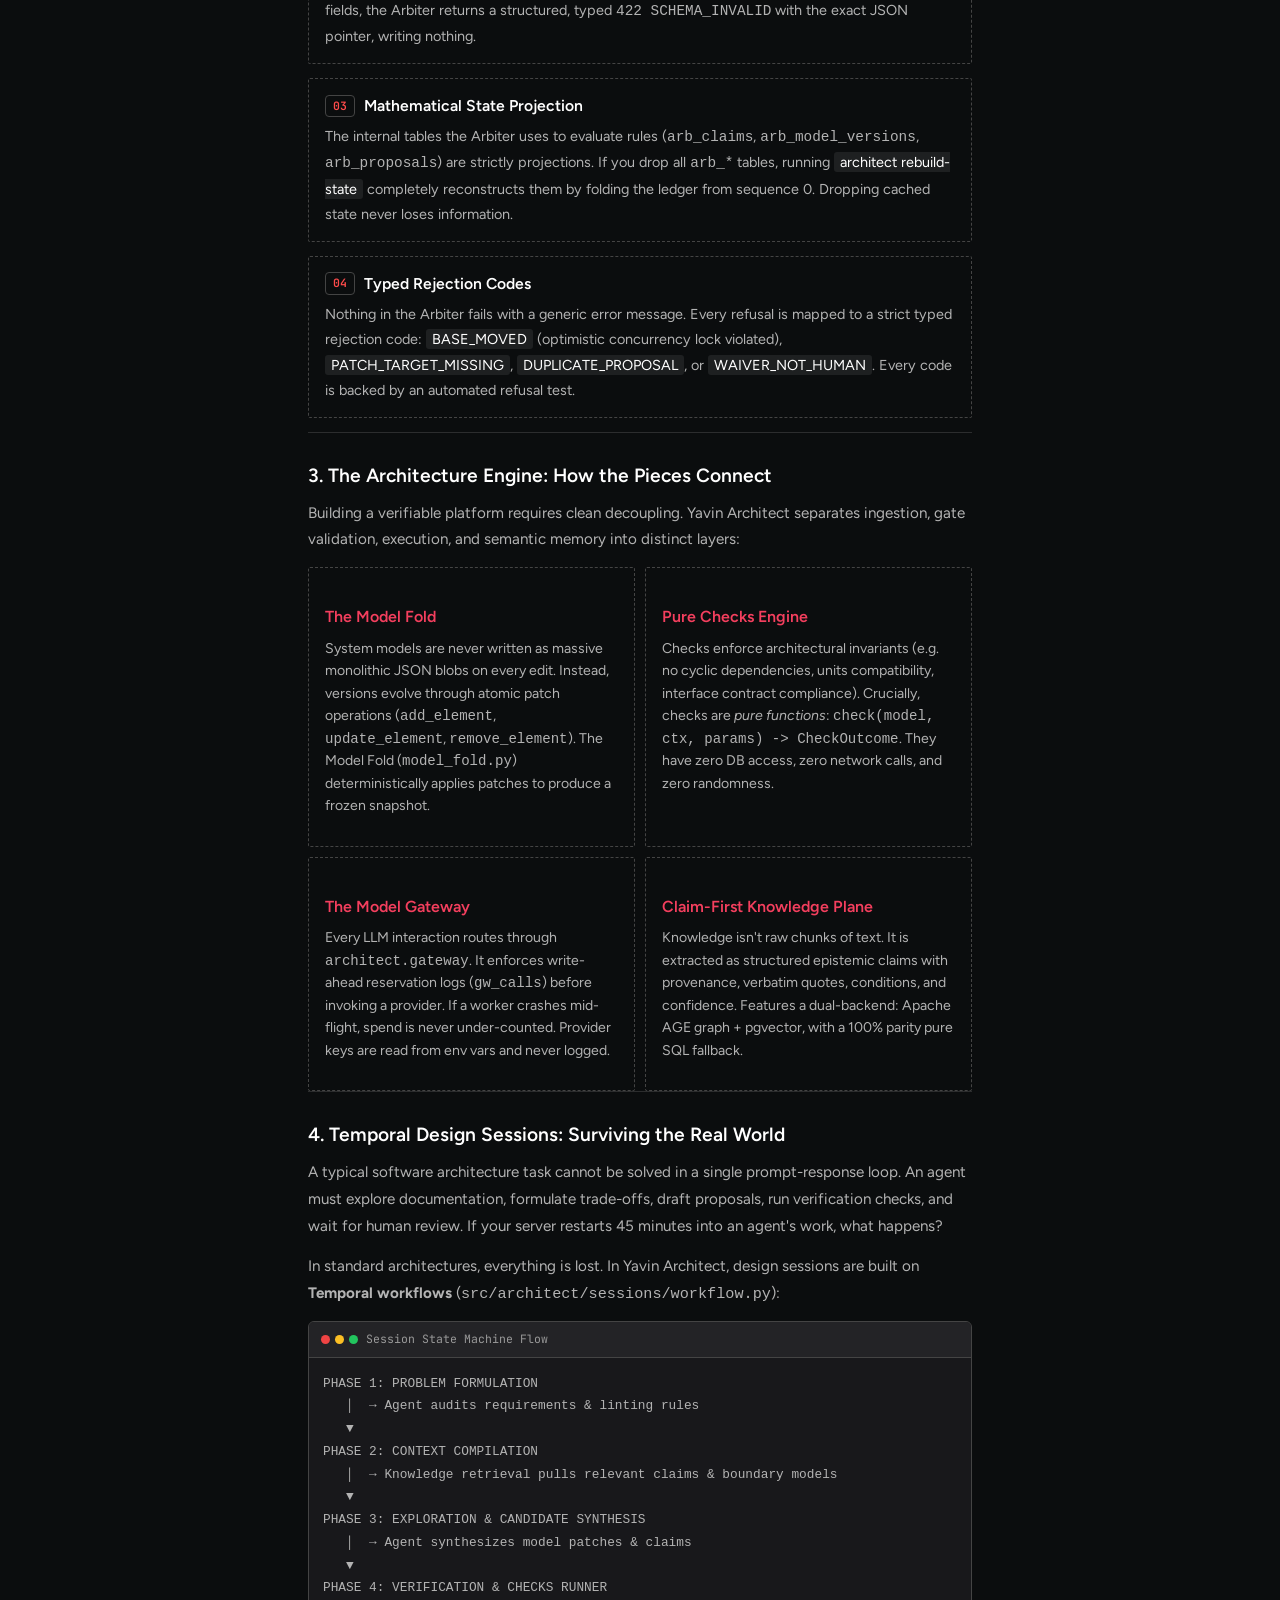
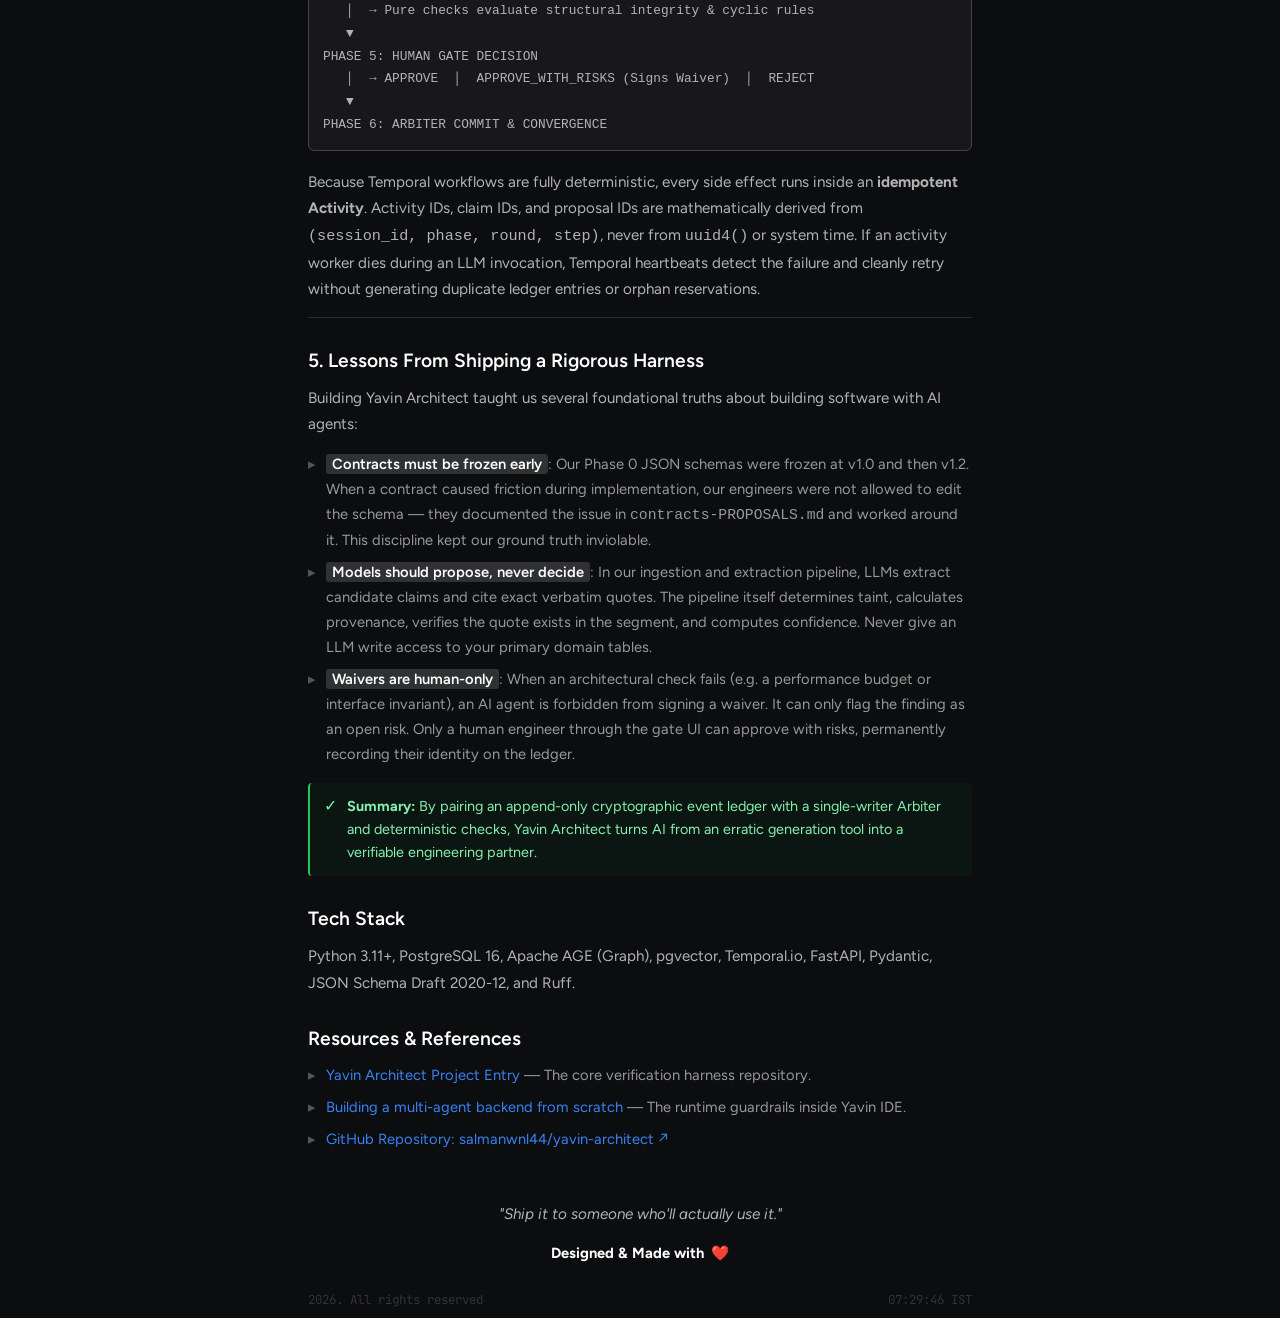
<file: blog-yavin-architect.html>
<!DOCTYPE html>
<html lang="en">
<head>
<meta charset="utf-8" />
<meta name="viewport" content="width=device-width, initial-scale=1" />
<title>Designing Yavin Architect: The Verification Harness That Keeps AI Agents From Drifting — Salman Ansari</title>
<meta name="description" content="A deep dive into Yavin Architect: an append-only cryptographic ledger, single-writer Arbiter, Temporal design sessions, pure checks engine, and a dual-backend knowledge plane built to keep AI agents grounded." />
<meta name="author" content="Salman Ansari" />
<meta name="theme-color" content="#0b0d0e" />
<meta property="og:type" content="article" />
<meta property="og:title" content="Designing Yavin Architect: The Verification Harness That Keeps AI Agents From Drifting" />
<meta property="og:description" content="Single-writer Arbiter, append-only ledger, deterministic Temporal workflows, pure checks, and a claim-first knowledge graph built alongside Yavin." />
<meta property="article:published_time" content="2026-11-16T12:00:00Z" />
<meta name="twitter:card" content="summary_large_image" />
<link rel="icon" href="data:image/svg+xml,<svg xmlns='http://www.w3.org/2000/svg' viewBox='0 0 100 100'><rect width='100' height='100' rx='22' fill='%230b0d0e'/><text x='50' y='68' font-family='monospace' font-size='56' font-weight='700' fill='%23ffffff' text-anchor='middle'>S</text></svg>" />
<link rel="preconnect" href="https://fonts.googleapis.com" />
<link rel="preconnect" href="https://fonts.gstatic.com" crossorigin />
<link href="https://fonts.googleapis.com/css2?family=Figtree:wght@400;500;600;700&amp;family=JetBrains+Mono:wght@400;500;600&amp;display=swap" rel="stylesheet" />
<link rel="stylesheet" href="./assets/styles.css?v=202611122040" />
<script type="application/ld+json">
{
  "@context": "https://schema.org",
  "@type": "BlogPosting",
  "headline": "Designing Yavin Architect: The Verification Harness That Keeps AI Agents From Drifting",
  "datePublished": "2026-11-16T12:00:00Z",
  "author": { "@type": "Person", "name": "Salman Ansari", "url": "https://github.com/salmanwnl44" }
}
</script>
</head>
<body>
<a class="skip-link" href="#main">Skip to content</a>

<nav class="navbar" aria-label="Primary">
  <div class="nav-inner">
    <ul class="nav-links">
      <li><a href="./" class="nav-link">Home</a></li>
      <li><a href="./projects" class="nav-link">Projects</a></li>
      <li><a href="./blog" class="nav-link is-active">Blog</a></li>
      <li><a href="./resume" class="nav-link">Resume</a></li>
      <li><a href="./analytics" class="nav-link">Analytics</a></li>
      <li><a href="./support" class="nav-link">Support</a></li>
    </ul>
    <a class="nav-star" href="https://github.com/salmanwnl44" target="_blank" rel="noopener">
      <svg class="star" viewBox="0 0 24 24" width="13" height="13" fill="currentColor" aria-hidden="true"><path d="m12 2 3.1 6.3 6.9 1-5 4.9 1.2 6.8-6.2-3.3-6.2 3.3L7 14.2 2 9.3l6.9-1L12 2Z"/></svg>
      <span>Open-source</span>
    </a>
  </div>
</nav>

<main id="main" class="wrap">
  <article class="article">
    <header class="article-head">
      <a class="back-link" href="./blog">← all posts</a>
      <div class="post-meta" style="margin-bottom:10px"><span>Deep dive</span><span class="sep">·</span><span>Architecture Spec</span></div>
      <h1 class="article-title">Designing Yavin Architect: The Verification Harness That Keeps AI Agents From Drifting</h1>
      <p class="article-desc">Autonomous code agents don't fail by throwing exceptions. They fail silently: subtly altering system models, inventing facts, hallucinating API signatures, and forgetting constraints. Here is how we engineered Yavin Architect — a rigorous, append-only, contract-driven verification platform that governs every proposal with mathematical determinism.</p>
      <div class="author">
        <img src="./assets/portrait.jpg" alt="Salman Ansari" width="36" height="36" />
        <div>
          <div class="author-name">Salman Ansari</div>
          <div class="author-meta"><time datetime="2026-11-16">16 November 2026</time> · 14 min read</div>
        </div>
      </div>
    </header>

    <!-- ARCHITECTURE FLOW VISUAL -->
    <div class="quote-card" style="padding: 24px; border-color: rgba(225, 29, 72, 0.4); background: rgba(225, 29, 72, 0.02); margin-bottom: 30px;">
      <div class="quote-head">
        <svg viewBox="0 0 24 24" width="16" height="16" fill="none" stroke="currentColor" stroke-width="2"><path d="M12 2L2 7l10 5 10-5-10-5zM2 17l10 5 10-5M2 12l10 5 10-5"/></svg>
        <span>YAVIN ARCHITECT // END-TO-END VERIFICATION PIPELINE</span>
      </div>
      <div style="font-family: var(--font-mono); font-size: 0.8rem; line-height: 1.6; color: var(--text-secondary); overflow-x: auto; padding: 12px 0;">
        <pre style="margin: 0; color: #f43f5e;">
[ Agents / External Ingestion ]
           │  (Proposes Candidates: Claims, Model Patches, Checks)
           ▼
┌────────────────────────────────────────────────────────────────────────┐
│  BOUNDARY VALIDATION: phase0-contracts (JSON Schema Draft 2020-12)     │
└──────────────────────────────────┬─────────────────────────────────────┘
                                   │
                                   ▼
┌────────────────────────────────────────────────────────────────────────┐
│  THE ARBITER (Single Writer // Advisory Lock // Deterministic Rules)   │
│  - Refuses: Schema violation, base moved, cyclic graphs, bad units     │
│  - Stamps:  Dense sequence (seq=0,1,2..), Canonical SHA-256 prev_hash  │
└──────────────────────────────────┬─────────────────────────────────────┘
                                   │
                                   ▼
┌────────────────────────────────────────────────────────────────────────┐
│  THE LEDGER (PostgreSQL `events` table // Trigger-Enforced Append-Only)│
│  * UPDATE / DELETE / TRUNCATE triggers raise SQLSTATE errors.          │
└──────────────┬──────────────────────────────────────────┬──────────────┘
               │                                          │
               ▼                                          ▼
┌──────────────────────────────┐          ┌──────────────────────────────┐
│  ARBITER STATE (`arb_*`)     │          │  READ-MODEL PROJECTIONS      │
│  Synchronous in-transaction  │          │  Async Projector (`proj_*`)  │
│  epistemic state for Arbiter │          │  Deterministic fold for API  │
└──────────────────────────────┘          └──────────────┬───────────────┘
                                                         │
               ┌─────────────────────────────────────────┴───────────────┐
               ▼                                                         ▼
┌──────────────────────────────┐          ┌──────────────────────────────┐
│  PURE CHECKS ENGINE (M3)     │          │  CLAIM-FIRST KNOWLEDGE (M8)  │
│  Zero DB / Zero Network      │          │  Dual Store: AGE & SQL Graph │
│  check(model, ctx) -> Verdict│          │  Dual Vector: pgvector/Exact │
└──────────────┬───────────────┘          └──────────────┬───────────────┘
               │                                         │
               └────────────────────┬────────────────────┘
                                    ▼
┌────────────────────────────────────────────────────────────────────────┐
│  TEMPORAL DESIGN SESSIONS (M6) // Durable Multi-Phase State Machine    │
│  Problem Formulation → Exploration → Convergence → Human Gate Sign-off │
└────────────────────────────────────────────────────────────────────────┘
        </pre>
      </div>
    </div>

    <p>When software developers talk about autonomous coding agents, the discussion almost always focuses on generation: how fast a model can spit out 200 lines of Python or how clever it is at prompting. But when we started building <strong>Yavin</strong>, our AI-native code editor, we quickly ran into the harsh reality of real-world software engineering:</p>

    <div class="alert alert-warn">
      <span class="ico" aria-hidden="true">!</span>
      <div><strong>The Primary Failure Mode:</strong> An agent doesn't crash your build. Instead, it subtly edits an architectural boundary, swaps an API parameter, invents an undeclared dependency, and commits a patch that works in isolation while quietly eroding your system architecture.</div>
    </div>

    <p>We realized that to make autonomous code agents viable for mission-critical software, we didn't just need better models. We needed an unyielding, mathematically verifiable referee. We called it <strong>Yavin Architect</strong>.</p>

    <p>This post unpacks the technical architecture of Yavin Architect: the frozen Phase 0 contract system, the single-writer Arbiter pattern, the cryptographic hash-chained append-only ledger, the deterministic checks engine, and how we orchestrated long-running design sessions using Temporal.</p>

    <hr class="hero-rule" />

    <h2>1. The Core Invariant: "The Ledger Is Truth"</h2>
    <p>Most AI backend architectures store state in conventional mutable tables: an <code>agents</code> table, a <code>tasks</code> table, and a <code>models</code> table where rows are updated in place as an agent iterates. This is fatal for AI governance because it destroys provenance. When an agent hallucinates or makes a catastrophic mistake, you cannot prove what state it observed or what caused the drift.</p>

    <p>In Yavin Architect, we instituted an iron law codified directly in <span class="mark">CLAUDE.md</span>:</p>

    <div class="code">
      <div class="code-head">
        <span class="code-dots" aria-hidden="true"><i></i><i></i><i></i></span>
        <span>PostgreSQL Append-Only Trigger — schema.sql</span>
      </div>
      <pre><code>CREATE OR REPLACE FUNCTION trg_events_immutable()
RETURNS TRIGGER AS $$
BEGIN
  RAISE EXCEPTION 'events table is strictly append-only; % is forbidden', TG_OP
    USING ERRCODE = '23505';
END;
$$ LANGUAGE plpgsql;

CREATE TRIGGER events_no_update_or_delete
BEFORE UPDATE OR DELETE OR TRUNCATE ON events
FOR EACH STATEMENT EXECUTE FUNCTION trg_events_immutable();</code></pre>
    </div>

    <p>No code path can ever update, delete, or truncate an event. If a query attempts it, PostgreSQL immediately raises an exception. Every event committed to the ledger is stamped with:</p>
    <ul class="list">
      <li>A <strong>dense sequence number (<code>seq</code>)</strong> starting at 0 with no gaps.</li>
      <li>A <strong>cryptographic <code>prev_hash</code></strong>: the canonical SHA-256 hash of the preceding event's wire bytes (sorted keys, compact separators, UTF-8).</li>
      <li>A verbatim wire timestamp string (<code>ts_wire</code>) stored beside PostgreSQL's native <code>timestamptz</code>, guaranteeing that dumping and replaying the ledger produces identical byte-for-byte hashes across systems.</li>
    </ul>

    <hr class="hero-rule" />

    <h2>2. The Arbiter: The Solitary Gatekeeper</h2>
    <p>If anyone could write to the ledger, chaos would follow. In Yavin Architect, <strong>only one module in the entire codebase is permitted to write to the ledger: the Arbiter</strong> (<code>src/architect/arbiter.py</code>). We enforce this with an automated architectural test (<code>tests/test_architecture.py</code>) that inspects every module's AST and fails CI if any file other than the Arbiter executes an INSERT on the <code>events</code> table.</p>

    <div class="pillar">
      <h3><span class="num">01</span> Per-Project Advisory Locks</h3>
      <p>Concurrent agent runs or API requests cannot race. The Arbiter serializes commits per project using PostgreSQL advisory transactions: <span class="mark">pg_advisory_xact_lock(hashtextextended(project_id, 0))</span>. Parallel commits to separate projects run at full wire speed; commits to the same project wait in an orderly line.</p>
    </div>

    <div class="pillar">
      <h3><span class="num">02</span> Zero-Tolerance Boundary Validation</h3>
      <p>Before an event is touched, it is deep-validated against <strong>Phase 0 frozen JSON schemas</strong> (Draft 2020-12). If an embedded claim, patch op, or check result fails schema validation or omits required fields, the Arbiter returns a structured, typed <code>422 SCHEMA_INVALID</code> with the exact JSON pointer, writing nothing.</p>
    </div>

    <div class="pillar">
      <h3><span class="num">03</span> Mathematical State Projection</h3>
      <p>The internal tables the Arbiter uses to evaluate rules (<code>arb_claims</code>, <code>arb_model_versions</code>, <code>arb_proposals</code>) are strictly projections. If you drop all <code>arb_*</code> tables, running <span class="mark">architect rebuild-state</span> completely reconstructs them by folding the ledger from sequence 0. Dropping cached state never loses information.</p>
    </div>

    <div class="pillar">
      <h3><span class="num">04</span> Typed Rejection Codes</h3>
      <p>Nothing in the Arbiter fails with a generic error message. Every refusal is mapped to a strict typed rejection code: <span class="mark">BASE_MOVED</span> (optimistic concurrency lock violated), <span class="mark">PATCH_TARGET_MISSING</span>, <span class="mark">DUPLICATE_PROPOSAL</span>, or <span class="mark">WAIVER_NOT_HUMAN</span>. Every code is backed by an automated refusal test.</p>
    </div>

    <hr class="hero-rule" />

    <h2>3. The Architecture Engine: How the Pieces Connect</h2>
    <p>Building a verifiable platform requires clean decoupling. Yavin Architect separates ingestion, gate validation, execution, and semantic memory into distinct layers:</p>

    <div class="grid-2">
      <div class="card">
        <h3 style="color: #f43f5e; margin-bottom: 8px;">The Model Fold</h3>
        <p style="font-size: 0.88rem; line-height: 1.6; color: var(--text-secondary);">
          System models are never written as massive monolithic JSON blobs on every edit. Instead, versions evolve through atomic patch operations (<code>add_element</code>, <code>update_element</code>, <code>remove_element</code>). The Model Fold (<code>model_fold.py</code>) deterministically applies patches to produce a frozen snapshot.
        </p>
      </div>

      <div class="card">
        <h3 style="color: #f43f5e; margin-bottom: 8px;">Pure Checks Engine</h3>
        <p style="font-size: 0.88rem; line-height: 1.6; color: var(--text-secondary);">
          Checks enforce architectural invariants (e.g. no cyclic dependencies, units compatibility, interface contract compliance). Crucially, checks are <em>pure functions</em>: <code>check(model, ctx, params) -> CheckOutcome</code>. They have zero DB access, zero network calls, and zero randomness.
        </p>
      </div>

      <div class="card">
        <h3 style="color: #f43f5e; margin-bottom: 8px;">The Model Gateway</h3>
        <p style="font-size: 0.88rem; line-height: 1.6; color: var(--text-secondary);">
          Every LLM interaction routes through <code>architect.gateway</code>. It enforces write-ahead reservation logs (<code>gw_calls</code>) before invoking a provider. If a worker crashes mid-flight, spend is never under-counted. Provider keys are read from env vars and never logged.
        </p>
      </div>

      <div class="card">
        <h3 style="color: #f43f5e; margin-bottom: 8px;">Claim-First Knowledge Plane</h3>
        <p style="font-size: 0.88rem; line-height: 1.6; color: var(--text-secondary);">
          Knowledge isn't raw chunks of text. It is extracted as structured epistemic claims with provenance, verbatim quotes, conditions, and confidence. Features a dual-backend: Apache AGE graph + pgvector, with a 100% parity pure SQL fallback.
        </p>
      </div>
    </div>

    <hr class="hero-rule" />

    <h2>4. Temporal Design Sessions: Surviving the Real World</h2>
    <p>A typical software architecture task cannot be solved in a single prompt-response loop. An agent must explore documentation, formulate trade-offs, draft proposals, run verification checks, and wait for human review. If your server restarts 45 minutes into an agent's work, what happens?</p>

    <p>In standard architectures, everything is lost. In Yavin Architect, design sessions are built on <strong>Temporal workflows</strong> (<code>src/architect/sessions/workflow.py</code>):</p>

    <div class="code">
      <div class="code-head">
        <span class="code-dots" aria-hidden="true"><i></i><i></i><i></i></span>
        <span>Session State Machine Flow</span>
      </div>
      <pre><code>PHASE 1: PROBLEM FORMULATION
   │  → Agent audits requirements & linting rules
   ▼
PHASE 2: CONTEXT COMPILATION
   │  → Knowledge retrieval pulls relevant claims & boundary models
   ▼
PHASE 3: EXPLORATION & CANDIDATE SYNTHESIS
   │  → Agent synthesizes model patches & claims
   ▼
PHASE 4: VERIFICATION & CHECKS RUNNER
   │  → Pure checks evaluate structural integrity & cyclic rules
   ▼
PHASE 5: HUMAN GATE DECISION
   │  → APPROVE  │  APPROVE_WITH_RISKS (Signs Waiver)  │  REJECT
   ▼
PHASE 6: ARBITER COMMIT & CONVERGENCE</code></pre>
    </div>

    <p>Because Temporal workflows are fully deterministic, every side effect runs inside an <strong>idempotent Activity</strong>. Activity IDs, claim IDs, and proposal IDs are mathematically derived from <code>(session_id, phase, round, step)</code>, never from <code>uuid4()</code> or system time. If an activity worker dies during an LLM invocation, Temporal heartbeats detect the failure and cleanly retry without generating duplicate ledger entries or orphan reservations.</p>

    <hr class="hero-rule" />

    <h2>5. Lessons From Shipping a Rigorous Harness</h2>
    <p>Building Yavin Architect taught us several foundational truths about building software with AI agents:</p>

    <ul class="list">
      <li><span class="mark-strong">Contracts must be frozen early</span>: Our Phase 0 JSON schemas were frozen at v1.0 and then v1.2. When a contract caused friction during implementation, our engineers were not allowed to edit the schema — they documented the issue in <code>contracts-PROPOSALS.md</code> and worked around it. This discipline kept our ground truth inviolable.</li>
      <li><span class="mark-strong">Models should propose, never decide</span>: In our ingestion and extraction pipeline, LLMs extract candidate claims and cite exact verbatim quotes. The pipeline itself determines taint, calculates provenance, verifies the quote exists in the segment, and computes confidence. Never give an LLM write access to your primary domain tables.</li>
      <li><span class="mark-strong">Waivers are human-only</span>: When an architectural check fails (e.g. a performance budget or interface invariant), an AI agent is forbidden from signing a waiver. It can only flag the finding as an open risk. Only a human engineer through the gate UI can approve with risks, permanently recording their identity on the ledger.</li>
    </ul>

    <div class="alert alert-tip">
      <span class="ico" aria-hidden="true">✓</span>
      <div><strong>Summary:</strong> By pairing an append-only cryptographic event ledger with a single-writer Arbiter and deterministic checks, Yavin Architect turns AI from an erratic generation tool into a verifiable engineering partner.</div>
    </div>

    <h2>Tech Stack</h2>
    <p>Python 3.11+, PostgreSQL 16, Apache AGE (Graph), pgvector, Temporal.io, FastAPI, Pydantic, JSON Schema Draft 2020-12, and Ruff.</p>

    <h2>Resources & References</h2>
    <ul class="list">
      <li><a class="link" href="./projects">Yavin Architect Project Entry</a> — The core verification harness repository.</li>
      <li><a class="link" href="./blog-multi-agent-backend">Building a multi-agent backend from scratch</a> — The runtime guardrails inside Yavin IDE.</li>
      <li><a class="link" href="https://github.com/salmanwnl44/yavin-architect" target="_blank" rel="noopener">GitHub Repository: salmanwnl44/yavin-architect ↗</a></li>
    </ul>
  </article>
</main>

<footer class="footer">
  <p class="footer-quote">"Ship it to someone who'll actually use it."</p>
  <p class="footer-made">Designed &amp; Made with <span class="heart" aria-hidden="true">❤️</span></p>
  <p class="footer-bottom">
    <span><span data-year>2026</span>. All rights reserved</span>
    <span data-clock-24>--:--:-- IST</span>
  </p>
</footer>

<script src="./assets/main.js?v=202611122040" defer></script>
</body>
</html>
</file>
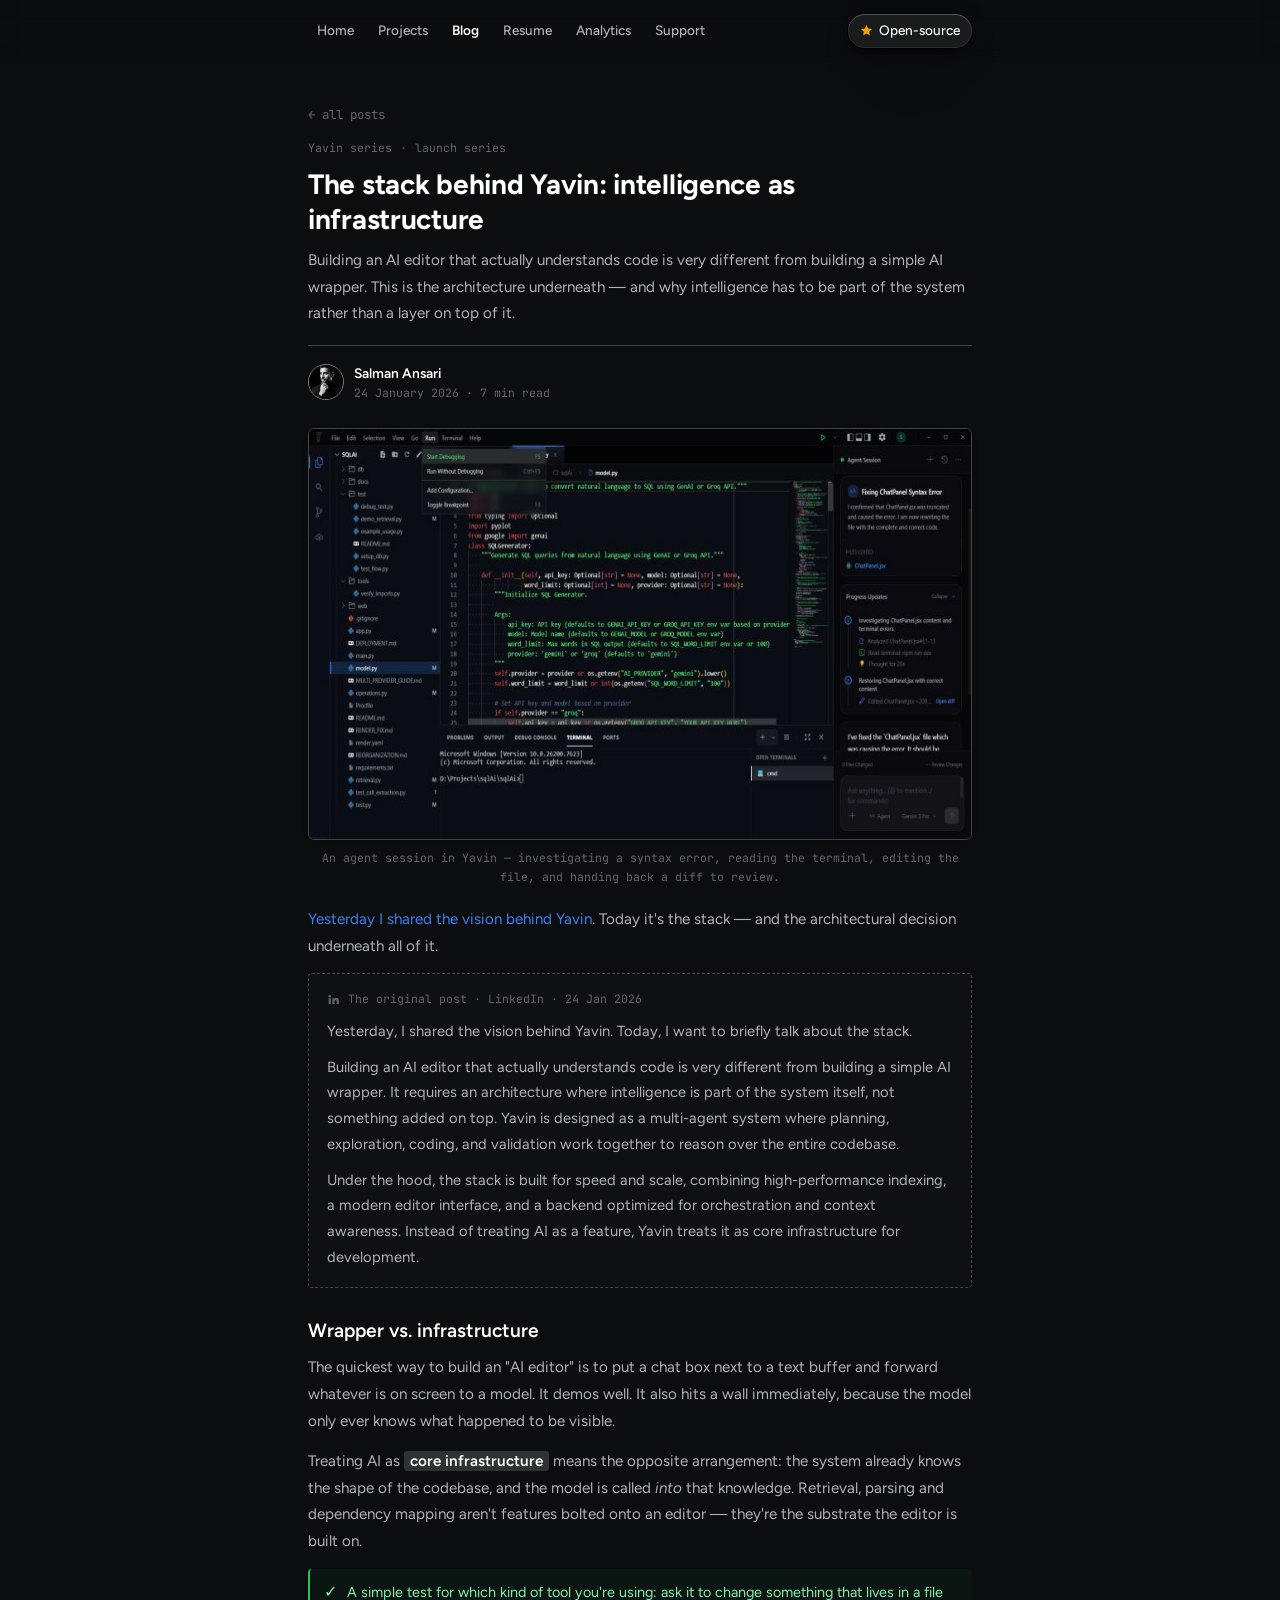
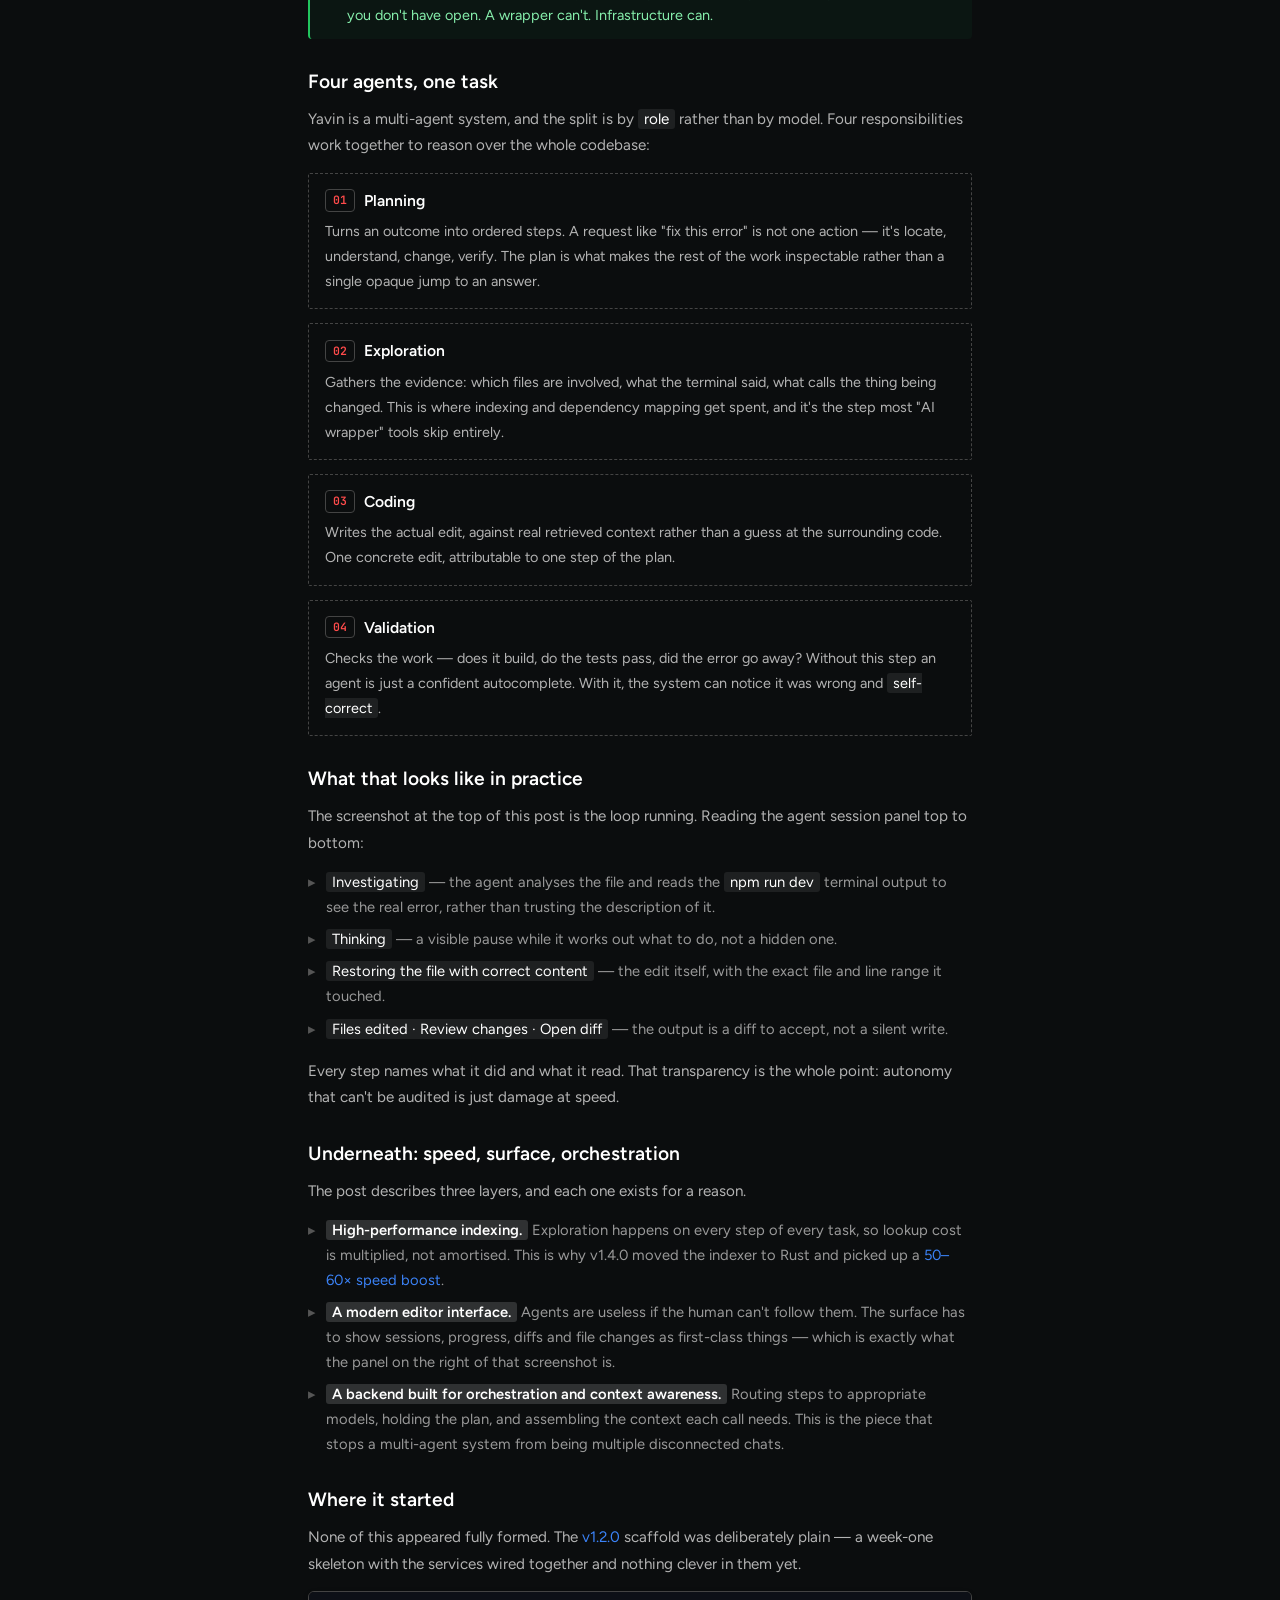
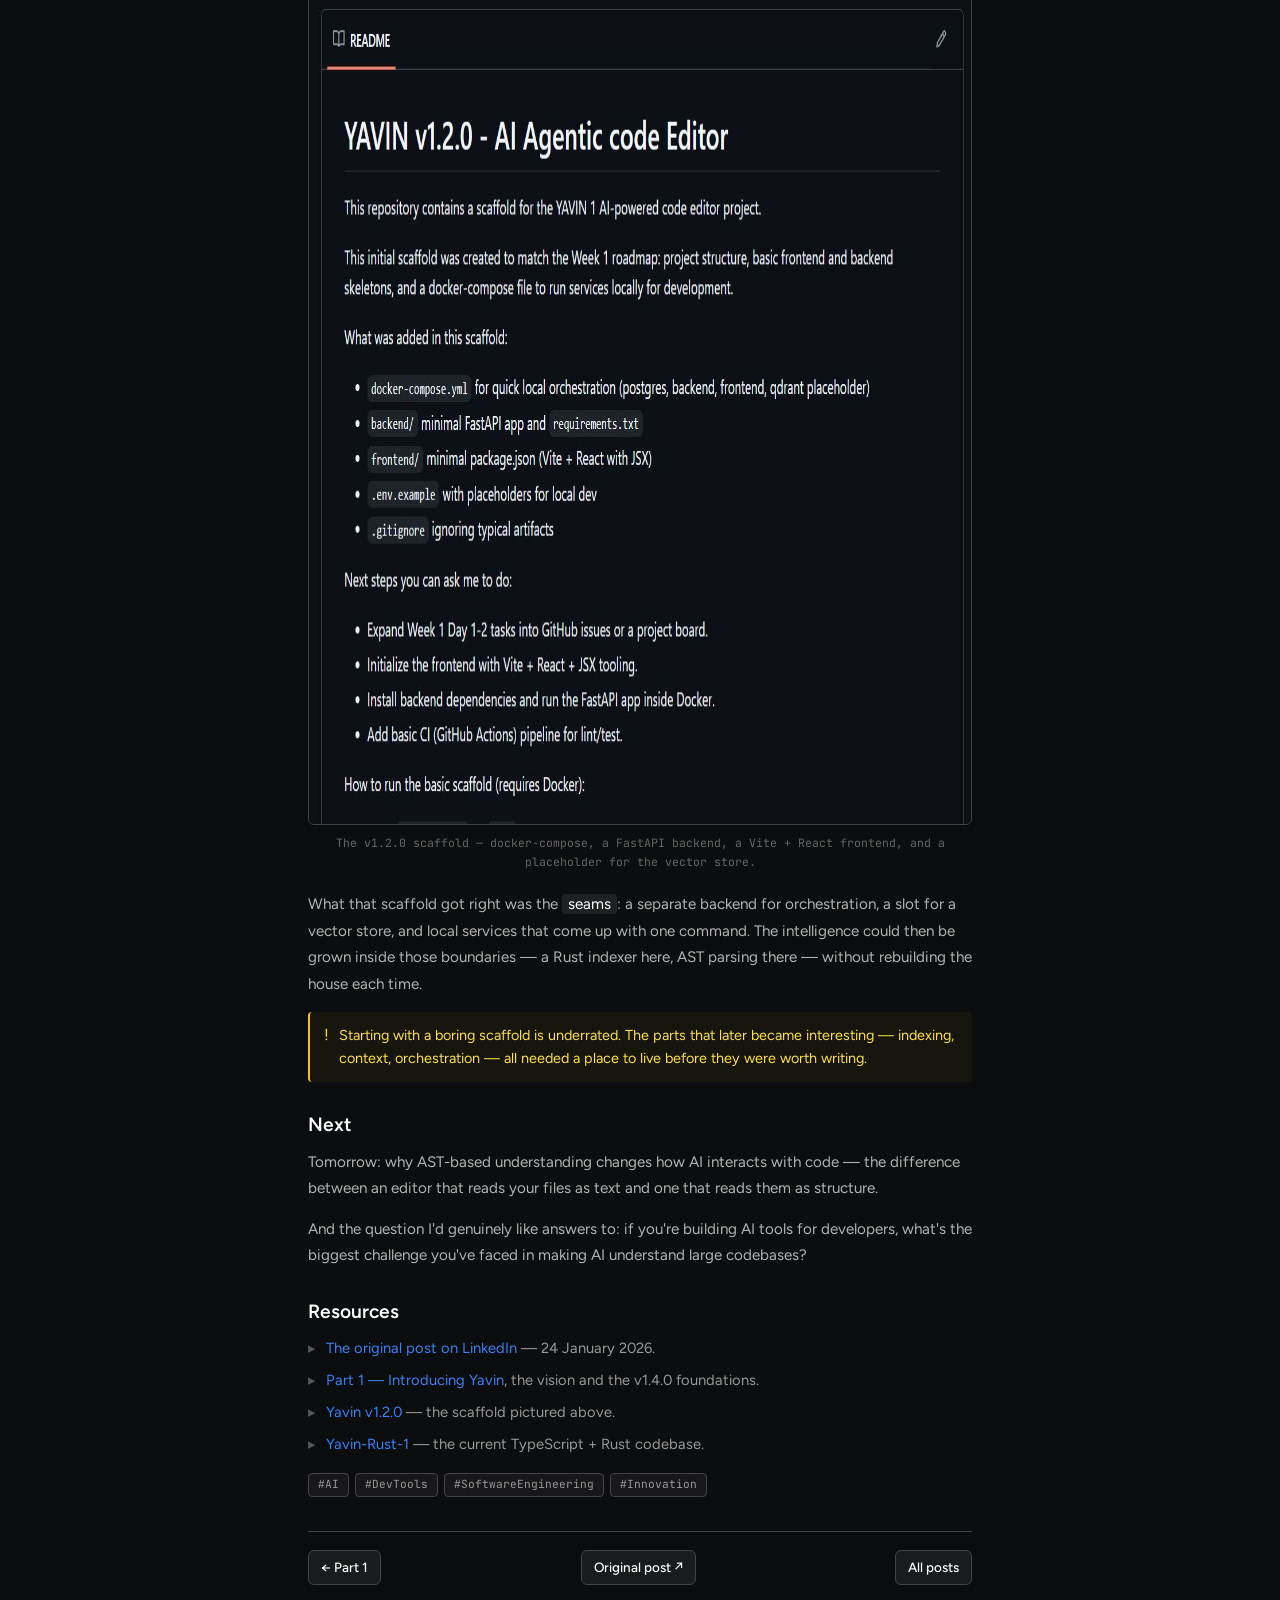
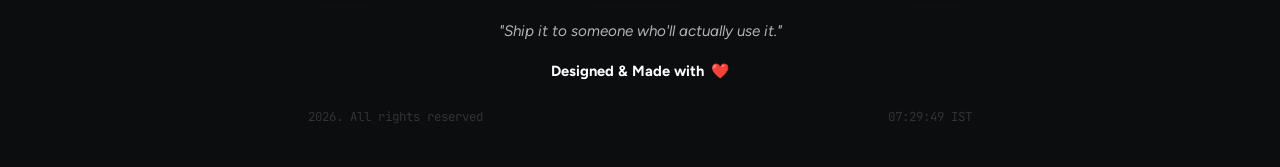
<file: blog-yavin-stack.html>
<!DOCTYPE html>
<html lang="en">
<head>
<meta charset="utf-8" />
<meta name="viewport" content="width=device-width, initial-scale=1" />
<title>The stack behind Yavin: intelligence as infrastructure — Salman Ansari</title>
<meta name="description" content="Building an AI editor that understands code is not building an AI wrapper. The multi-agent architecture behind Yavin — planning, exploration, coding and validation — and the stack underneath it." />
<meta name="author" content="Salman Ansari" />
<meta name="theme-color" content="#0b0d0e" />

<meta property="og:type" content="article" />
<meta property="og:title" content="The stack behind Yavin: intelligence as infrastructure" />
<meta property="og:description" content="A multi-agent system where planning, exploration, coding and validation reason over the entire codebase." />
<meta property="og:image" content="./assets/blog/yavin-stack-2.jpg" />
<meta property="article:published_time" content="2026-01-24T16:33:25Z" />
<meta name="twitter:card" content="summary_large_image" />

<link rel="icon" href="data:image/svg+xml,<svg xmlns='http://www.w3.org/2000/svg' viewBox='0 0 100 100'><rect width='100' height='100' rx='22' fill='%230b0d0e'/><text x='50' y='68' font-family='monospace' font-size='56' font-weight='700' fill='%23ffffff' text-anchor='middle'>S</text></svg>" />
<link rel="preconnect" href="https://fonts.googleapis.com" />
<link rel="preconnect" href="https://fonts.gstatic.com" crossorigin />
<link href="https://fonts.googleapis.com/css2?family=Figtree:wght@400;500;600;700&amp;family=JetBrains+Mono:wght@400;500;600&amp;display=swap" rel="stylesheet" />
<link rel="stylesheet" href="./assets/styles.css?v=202611120132" />

<script type="application/ld+json">
{
  "@context": "https://schema.org",
  "@type": "BlogPosting",
  "headline": "The stack behind Yavin: intelligence as infrastructure",
  "datePublished": "2026-01-24T16:33:25Z",
  "author": { "@type": "Person", "name": "Salman Ansari", "url": "https://github.com/salmanwnl44" },
  "image": "./assets/blog/yavin-stack-2.jpg",
  "keywords": "Yavin, multi-agent, AI, devtools, software engineering, architecture"
}
</script>
</head>
<body>
<a class="skip-link" href="#main">Skip to content</a>

<nav class="navbar" aria-label="Primary">
  <div class="nav-inner">
    <ul class="nav-links">
      <li><a href="./" class="nav-link">Home</a></li>
      <li><a href="./projects" class="nav-link">Projects</a></li>
      <li><a href="./blog" class="nav-link is-active">Blog</a></li>
      <li><a href="./resume" class="nav-link">Resume</a></li>
      <li><a href="./analytics" class="nav-link">Analytics</a></li>
      <li><a href="./support" class="nav-link">Support</a></li>
    </ul>
    <a class="nav-star" href="https://github.com/salmanwnl44" target="_blank" rel="noopener">
      <svg class="star" viewBox="0 0 24 24" width="13" height="13" fill="currentColor" aria-hidden="true"><path d="m12 2 3.1 6.3 6.9 1-5 4.9 1.2 6.8-6.2-3.3-6.2 3.3L7 14.2 2 9.3l6.9-1L12 2Z"/></svg>
      <span>Open-source</span>
    </a>
  </div>
</nav>

<main id="main" class="wrap">
  <article class="article">
    <header class="article-head">
      <a class="back-link" href="./blog">← all posts</a>
      <div class="post-meta" style="margin-bottom:10px">
        <span>Yavin series</span>
        <span class="sep">·</span>
        <span>launch series</span>
      </div>
      <h1 class="article-title">The stack behind Yavin: intelligence as infrastructure</h1>
      <p class="article-desc">Building an AI editor that actually understands code is very different from building a simple AI wrapper. This is the architecture underneath — and why intelligence has to be part of the system rather than a layer on top of it.</p>

      <div class="author">
        <img src="./assets/portrait.jpg" alt="Salman Ansari" width="36" height="36" />
        <div>
          <div class="author-name">Salman Ansari</div>
          <div class="author-meta"><time datetime="2026-01-24">24 January 2026</time> · 7 min read</div>
        </div>
      </div>
    </header>

    <figure class="figure">
      <img src="./assets/blog/yavin-stack-2.jpg" alt="Yavin with an Agent Session panel open on the right: the agent is fixing a ChatPanel syntax error, listing files edited and step-by-step progress updates, with a diff to review and a model selector at the bottom." width="800" height="412" loading="lazy" />
      <figcaption>An agent session in Yavin — investigating a syntax error, reading the terminal, editing the file, and handing back a diff to review.</figcaption>
    </figure>

    <p><a class="link" href="./blog-introducing-yavin">Yesterday I shared the vision behind Yavin</a>. Today it's the stack — and the architectural decision underneath all of it.</p>

    <div class="quote-card">
      <div class="quote-head">
        <svg viewBox="0 0 24 24" width="13" height="13" fill="currentColor" aria-hidden="true"><path d="M4.98 3.5a2.5 2.5 0 1 0 0 5 2.5 2.5 0 0 0 0-5ZM3 9.5h4v11H3v-11ZM9.5 9.5h3.8v1.5h.05c.53-.95 1.83-1.95 3.76-1.95 4.02 0 4.76 2.5 4.76 5.76v5.69h-4v-5.05c0-1.2-.02-2.75-1.78-2.75-1.78 0-2.05 1.3-2.05 2.66v5.14h-4v-11Z"/></svg>
        <span>The original post · LinkedIn · 24 Jan 2026</span>
      </div>
      <p>Yesterday, I shared the vision behind Yavin. Today, I want to briefly talk about the stack.</p>
      <p>Building an AI editor that actually understands code is very different from building a simple AI wrapper. It requires an architecture where intelligence is part of the system itself, not something added on top. Yavin is designed as a multi-agent system where planning, exploration, coding, and validation work together to reason over the entire codebase.</p>
      <p>Under the hood, the stack is built for speed and scale, combining high-performance indexing, a modern editor interface, and a backend optimized for orchestration and context awareness. Instead of treating AI as a feature, Yavin treats it as core infrastructure for development.</p>
    </div>

    <h2>Wrapper vs. infrastructure</h2>
    <p>The quickest way to build an "AI editor" is to put a chat box next to a text buffer and forward whatever is on screen to a model. It demos well. It also hits a wall immediately, because the model only ever knows what happened to be visible.</p>
    <p>Treating AI as <span class="mark-strong">core infrastructure</span> means the opposite arrangement: the system already knows the shape of the codebase, and the model is called <em>into</em> that knowledge. Retrieval, parsing and dependency mapping aren't features bolted onto an editor — they're the substrate the editor is built on.</p>

    <div class="alert alert-tip">
      <span class="ico" aria-hidden="true">✓</span>
      <div>A simple test for which kind of tool you're using: ask it to change something that lives in a file you don't have open. A wrapper can't. Infrastructure can.</div>
    </div>

    <h2>Four agents, one task</h2>
    <p>Yavin is a multi-agent system, and the split is by <span class="mark">role</span> rather than by model. Four responsibilities work together to reason over the whole codebase:</p>

    <div class="pillar">
      <h3><span class="num">01</span> Planning</h3>
      <p>Turns an outcome into ordered steps. A request like "fix this error" is not one action — it's locate, understand, change, verify. The plan is what makes the rest of the work inspectable rather than a single opaque jump to an answer.</p>
    </div>

    <div class="pillar">
      <h3><span class="num">02</span> Exploration</h3>
      <p>Gathers the evidence: which files are involved, what the terminal said, what calls the thing being changed. This is where indexing and dependency mapping get spent, and it's the step most "AI wrapper" tools skip entirely.</p>
    </div>

    <div class="pillar">
      <h3><span class="num">03</span> Coding</h3>
      <p>Writes the actual edit, against real retrieved context rather than a guess at the surrounding code. One concrete edit, attributable to one step of the plan.</p>
    </div>

    <div class="pillar">
      <h3><span class="num">04</span> Validation</h3>
      <p>Checks the work — does it build, do the tests pass, did the error go away? Without this step an agent is just a confident autocomplete. With it, the system can notice it was wrong and <span class="mark">self-correct</span>.</p>
    </div>

    <h2>What that looks like in practice</h2>
    <p>The screenshot at the top of this post is the loop running. Reading the agent session panel top to bottom:</p>
    <ul class="list">
      <li><span class="mark">Investigating</span> — the agent analyses the file and reads the <span class="mark">npm run dev</span> terminal output to see the real error, rather than trusting the description of it.</li>
      <li><span class="mark">Thinking</span> — a visible pause while it works out what to do, not a hidden one.</li>
      <li><span class="mark">Restoring the file with correct content</span> — the edit itself, with the exact file and line range it touched.</li>
      <li><span class="mark">Files edited · Review changes · Open diff</span> — the output is a diff to accept, not a silent write.</li>
    </ul>
    <p>Every step names what it did and what it read. That transparency is the whole point: autonomy that can't be audited is just damage at speed.</p>

    <h2>Underneath: speed, surface, orchestration</h2>
    <p>The post describes three layers, and each one exists for a reason.</p>
    <ul class="list">
      <li><span class="mark-strong">High-performance indexing.</span> Exploration happens on every step of every task, so lookup cost is multiplied, not amortised. This is why v1.4.0 moved the indexer to Rust and picked up a <a class="link" href="./blog-introducing-yavin">50–60× speed boost</a>.</li>
      <li><span class="mark-strong">A modern editor interface.</span> Agents are useless if the human can't follow them. The surface has to show sessions, progress, diffs and file changes as first-class things — which is exactly what the panel on the right of that screenshot is.</li>
      <li><span class="mark-strong">A backend built for orchestration and context awareness.</span> Routing steps to appropriate models, holding the plan, and assembling the context each call needs. This is the piece that stops a multi-agent system from being multiple disconnected chats.</li>
    </ul>

    <h2>Where it started</h2>
    <p>None of this appeared fully formed. The <a class="link" href="https://github.com/salmanwnl44/Yavin-v1.2.0" target="_blank" rel="noopener">v1.2.0</a> scaffold was deliberately plain — a week-one skeleton with the services wired together and nothing clever in them yet.</p>

    <figure class="figure">
      <img src="./assets/blog/yavin-stack-1.jpg" alt="The YAVIN v1.2.0 README: a week-one scaffold with docker-compose for postgres, backend, frontend and a qdrant placeholder, a minimal FastAPI backend, a Vite and React frontend, and env and gitignore files." width="1154" height="834" loading="lazy" />
      <figcaption>The v1.2.0 scaffold — docker-compose, a FastAPI backend, a Vite + React frontend, and a placeholder for the vector store.</figcaption>
    </figure>

    <p>What that scaffold got right was the <span class="mark">seams</span>: a separate backend for orchestration, a slot for a vector store, and local services that come up with one command. The intelligence could then be grown inside those boundaries — a Rust indexer here, AST parsing there — without rebuilding the house each time.</p>

    <div class="alert alert-warn">
      <span class="ico" aria-hidden="true">!</span>
      <div>Starting with a boring scaffold is underrated. The parts that later became interesting — indexing, context, orchestration — all needed a place to live before they were worth writing.</div>
    </div>

    <h2>Next</h2>
    <p>Tomorrow: why AST-based understanding changes how AI interacts with code — the difference between an editor that reads your files as text and one that reads them as structure.</p>
    <p>And the question I'd genuinely like answers to: if you're building AI tools for developers, what's the biggest challenge you've faced in making AI understand large codebases?</p>

    <h2>Resources</h2>
    <ul class="list">
      <li><a class="link" href="https://www.linkedin.com/posts/salmanwnl_ai-devtools-softwareengineering-ugcPost-7420866328938442752-ra7G/" target="_blank" rel="noopener">The original post on LinkedIn</a> — 24 January 2026.</li>
      <li><a class="link" href="./blog-introducing-yavin">Part 1 — Introducing Yavin</a>, the vision and the v1.4.0 foundations.</li>
      <li><a class="link" href="https://github.com/salmanwnl44/Yavin-v1.2.0" target="_blank" rel="noopener">Yavin v1.2.0</a> — the scaffold pictured above.</li>
      <li><a class="link" href="https://github.com/salmanwnl44/Yavin-Rust-1" target="_blank" rel="noopener">Yavin-Rust-1</a> — the current TypeScript + Rust codebase.</li>
    </ul>

    <div class="tag-row">
      <span class="post-tag">#AI</span>
      <span class="post-tag">#DevTools</span>
      <span class="post-tag">#SoftwareEngineering</span>
      <span class="post-tag">#Innovation</span>
    </div>

    <footer class="article-foot">
      <a class="btn" href="./blog-introducing-yavin">← Part 1</a>
      <a class="btn" href="https://www.linkedin.com/posts/salmanwnl_ai-devtools-softwareengineering-ugcPost-7420866328938442752-ra7G/" target="_blank" rel="noopener">Original post ↗</a>
      <a class="btn" href="./blog">All posts</a>
    </footer>
  </article>
</main>

<footer class="footer">
  <p class="footer-quote">"Ship it to someone who'll actually use it."</p>
  <p class="footer-made">Designed &amp; Made with <span class="heart" aria-hidden="true">❤️</span></p>
  <p class="footer-bottom">
    <span><span data-year>2026</span>. All rights reserved</span>
    <span data-clock-24>--:--:-- IST</span>
  </p>
</footer>

<script src="./assets/main.js?v=202611120132" defer></script>
</body>
</html>
</file>
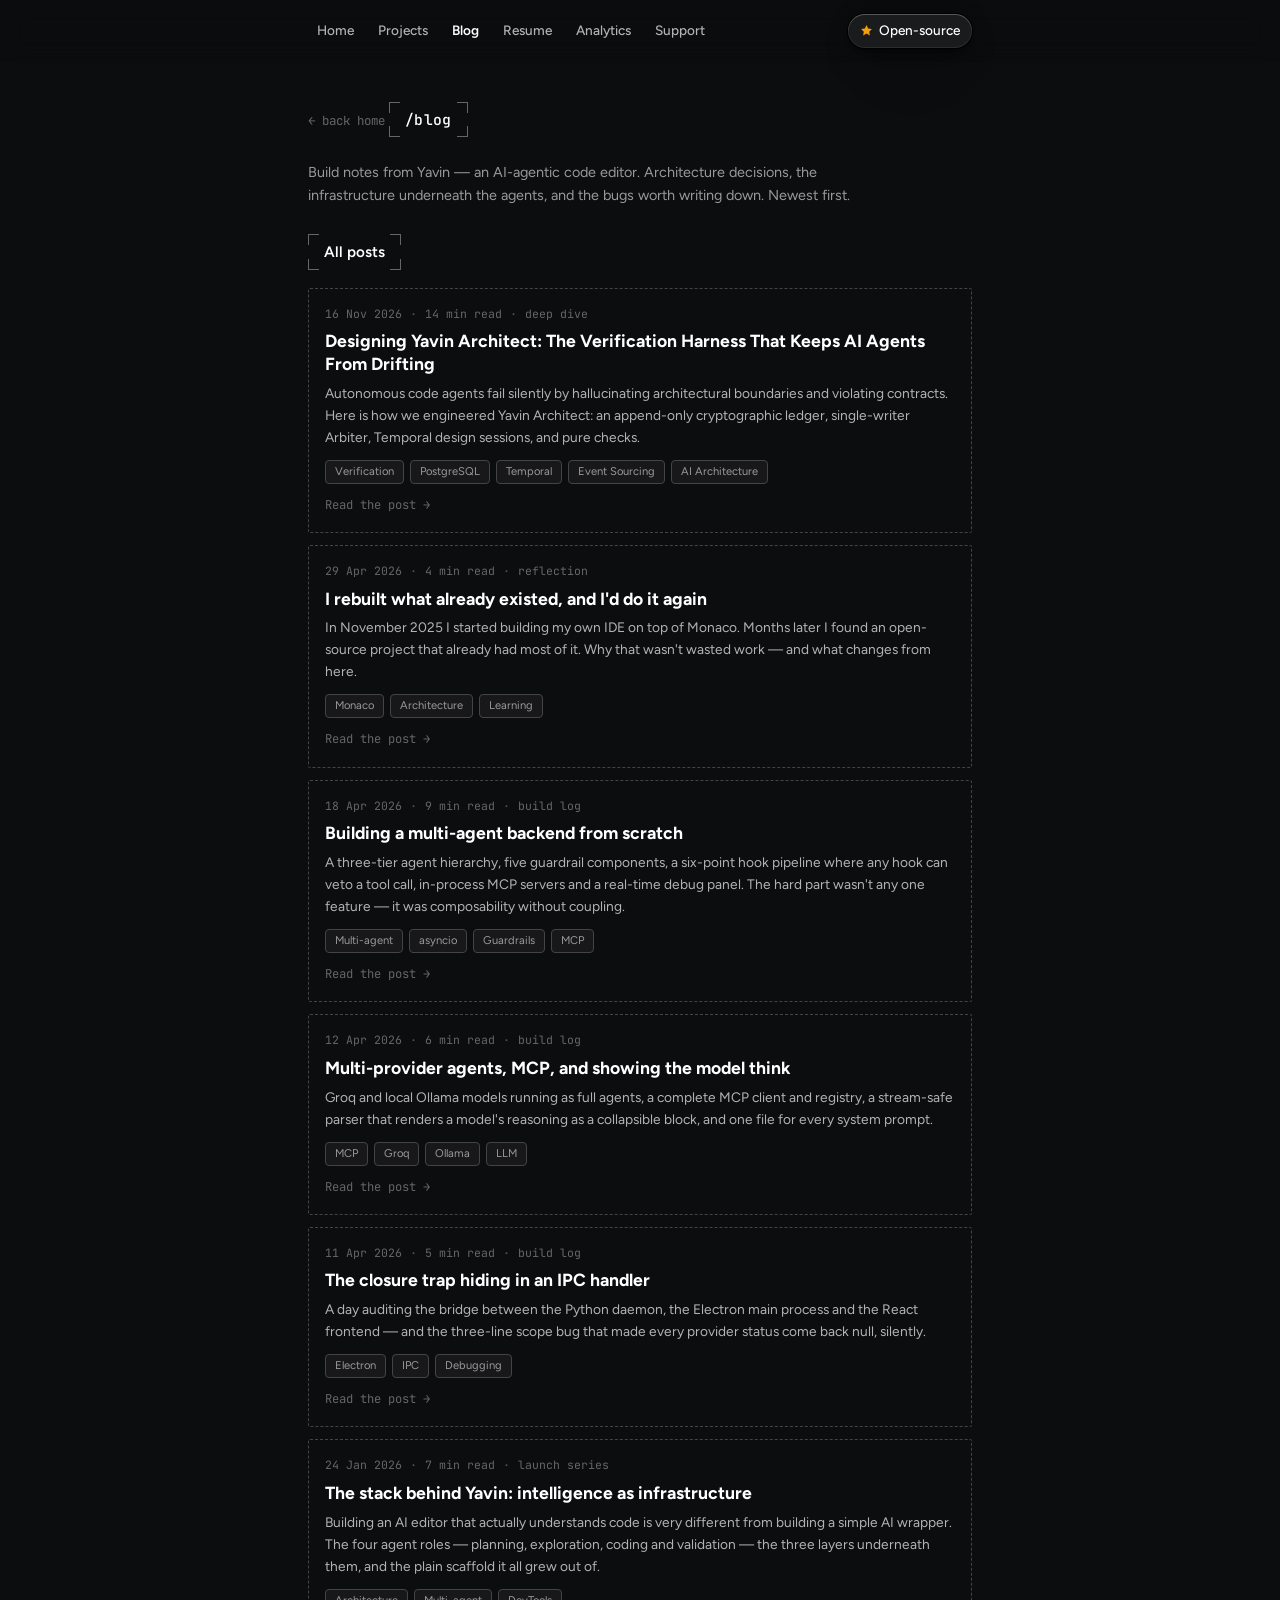
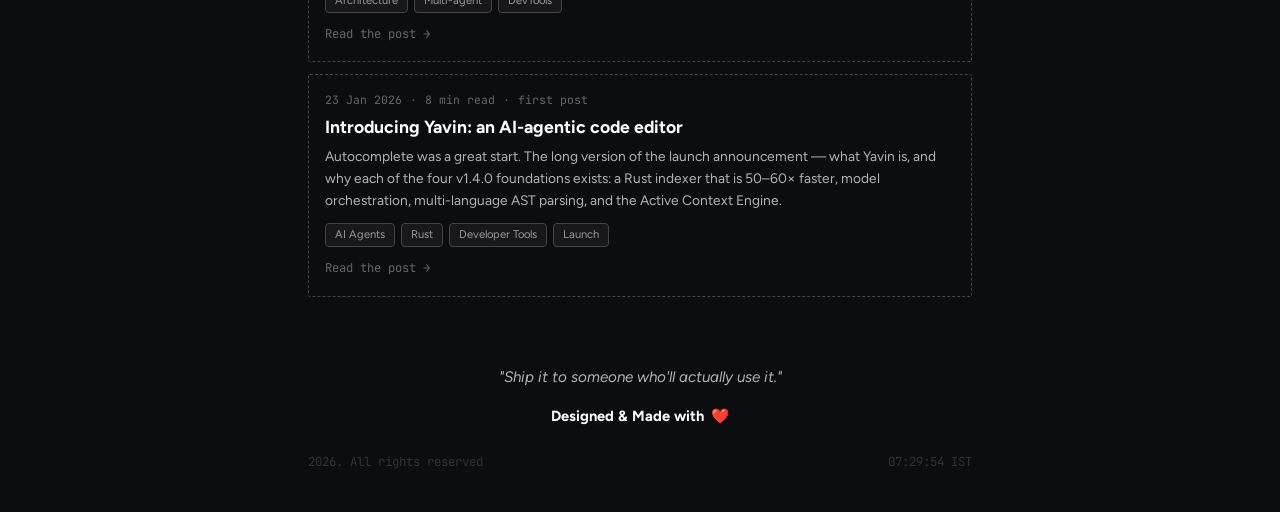
<file: blog.html>
<!DOCTYPE html>
<html lang="en">
<head>
<meta charset="utf-8" />
<meta name="viewport" content="width=device-width, initial-scale=1" />
<title>Blog — Salman Ansari</title>
<meta name="description" content="Build notes from Yavin — an AI-agentic code editor. Multi-agent architecture, MCP, guardrails and the bugs along the way." />
<meta name="theme-color" content="#0b0d0e" />
<link rel="icon" href="data:image/svg+xml,<svg xmlns='http://www.w3.org/2000/svg' viewBox='0 0 100 100'><rect width='100' height='100' rx='22' fill='%230b0d0e'/><text x='50' y='68' font-family='monospace' font-size='56' font-weight='700' fill='%23ffffff' text-anchor='middle'>S</text></svg>" />
<link rel="preconnect" href="https://fonts.googleapis.com" />
<link rel="preconnect" href="https://fonts.gstatic.com" crossorigin />
<link href="https://fonts.googleapis.com/css2?family=Figtree:wght@400;500;600;700&amp;family=JetBrains+Mono:wght@400;500;600&amp;display=swap" rel="stylesheet" />
<link rel="stylesheet" href="./assets/styles.css?v=202611122040" />
</head>
<body>
<a class="skip-link" href="#main">Skip to content</a>

<nav class="navbar" aria-label="Primary">
  <div class="nav-inner">
    <ul class="nav-links">
      <li><a href="./" class="nav-link">Home</a></li>
      <li><a href="./projects" class="nav-link">Projects</a></li>
      <li><a href="./blog" class="nav-link is-active">Blog</a></li>
      <li><a href="./resume" class="nav-link">Resume</a></li>
      <li><a href="./analytics" class="nav-link">Analytics</a></li>
      <li><a href="./support" class="nav-link">Support</a></li>
    </ul>
    <a class="nav-star" href="https://github.com/salmanwnl44" target="_blank" rel="noopener">
      <svg class="star" viewBox="0 0 24 24" width="13" height="13" fill="currentColor" aria-hidden="true"><path d="m12 2 3.1 6.3 6.9 1-5 4.9 1.2 6.8-6.2-3.3-6.2 3.3L7 14.2 2 9.3l6.9-1L12 2Z"/></svg>
      <span>Open-source</span>
    </a>
  </div>
</nav>

<main id="main" class="wrap">
  <div class="page-head">
    <a class="back-link" href="./">← back home</a>
    <h1 class="section-title slug">/blog</h1>
    <p class="page-sub">Build notes from Yavin — an AI-agentic code editor. Architecture decisions, the infrastructure underneath the agents, and the bugs worth writing down. Newest first.</p>
  </div>

  <section class="section">
    <h2 class="section-title">All posts</h2>

    <a class="post-card" href="./blog-yavin-architect">
      <div class="post-meta">
        <span>16 Nov 2026</span>
        <span class="sep">·</span>
        <span>14 min read</span>
        <span class="sep">·</span>
        <span>deep dive</span>
      </div>
      <h3 class="post-title">Designing Yavin Architect: The Verification Harness That Keeps AI Agents From Drifting</h3>
      <p class="post-excerpt">Autonomous code agents fail silently by hallucinating architectural boundaries and violating contracts. Here is how we engineered Yavin Architect: an append-only cryptographic ledger, single-writer Arbiter, Temporal design sessions, and pure checks.</p>
      <div class="post-tags">
        <span class="post-tag">Verification</span>
        <span class="post-tag">PostgreSQL</span>
        <span class="post-tag">Temporal</span>
        <span class="post-tag">Event Sourcing</span>
        <span class="post-tag">AI Architecture</span>
      </div>
      <span class="post-read">Read the post →</span>
    </a>

    <a class="post-card" href="./blog-building-it-myself">
      <div class="post-meta">
        <span>29 Apr 2026</span>
        <span class="sep">·</span>
        <span>4 min read</span>
        <span class="sep">·</span>
        <span>reflection</span>
      </div>
      <h3 class="post-title">I rebuilt what already existed, and I'd do it again</h3>
      <p class="post-excerpt">In November 2025 I started building my own IDE on top of Monaco. Months later I found an open-source project that already had most of it. Why that wasn't wasted work — and what changes from here.</p>
      <div class="post-tags">
        <span class="post-tag">Monaco</span>
        <span class="post-tag">Architecture</span>
        <span class="post-tag">Learning</span>
      </div>
      <span class="post-read">Read the post →</span>
    </a>

    <a class="post-card" href="./blog-multi-agent-backend">
      <div class="post-meta">
        <span>18 Apr 2026</span>
        <span class="sep">·</span>
        <span>9 min read</span>
        <span class="sep">·</span>
        <span>build log</span>
      </div>
      <h3 class="post-title">Building a multi-agent backend from scratch</h3>
      <p class="post-excerpt">A three-tier agent hierarchy, five guardrail components, a six-point hook pipeline where any hook can veto a tool call, in-process MCP servers and a real-time debug panel. The hard part wasn't any one feature — it was composability without coupling.</p>
      <div class="post-tags">
        <span class="post-tag">Multi-agent</span>
        <span class="post-tag">asyncio</span>
        <span class="post-tag">Guardrails</span>
        <span class="post-tag">MCP</span>
      </div>
      <span class="post-read">Read the post →</span>
    </a>

    <a class="post-card" href="./blog-multi-provider-mcp">
      <div class="post-meta">
        <span>12 Apr 2026</span>
        <span class="sep">·</span>
        <span>6 min read</span>
        <span class="sep">·</span>
        <span>build log</span>
      </div>
      <h3 class="post-title">Multi-provider agents, MCP, and showing the model think</h3>
      <p class="post-excerpt">Groq and local Ollama models running as full agents, a complete MCP client and registry, a stream-safe parser that renders a model's reasoning as a collapsible block, and one file for every system prompt.</p>
      <div class="post-tags">
        <span class="post-tag">MCP</span>
        <span class="post-tag">Groq</span>
        <span class="post-tag">Ollama</span>
        <span class="post-tag">LLM</span>
      </div>
      <span class="post-read">Read the post →</span>
    </a>

    <a class="post-card" href="./blog-ipc-closure-bug">
      <div class="post-meta">
        <span>11 Apr 2026</span>
        <span class="sep">·</span>
        <span>5 min read</span>
        <span class="sep">·</span>
        <span>build log</span>
      </div>
      <h3 class="post-title">The closure trap hiding in an IPC handler</h3>
      <p class="post-excerpt">A day auditing the bridge between the Python daemon, the Electron main process and the React frontend — and the three-line scope bug that made every provider status come back null, silently.</p>
      <div class="post-tags">
        <span class="post-tag">Electron</span>
        <span class="post-tag">IPC</span>
        <span class="post-tag">Debugging</span>
      </div>
      <span class="post-read">Read the post →</span>
    </a>

    <a class="post-card" href="./blog-yavin-stack">
      <div class="post-meta">
        <span>24 Jan 2026</span>
        <span class="sep">·</span>
        <span>7 min read</span>
        <span class="sep">·</span>
        <span>launch series</span>
      </div>
      <h3 class="post-title">The stack behind Yavin: intelligence as infrastructure</h3>
      <p class="post-excerpt">Building an AI editor that actually understands code is very different from building a simple AI wrapper. The four agent roles — planning, exploration, coding and validation — the three layers underneath them, and the plain scaffold it all grew out of.</p>
      <div class="post-tags">
        <span class="post-tag">Architecture</span>
        <span class="post-tag">Multi-agent</span>
        <span class="post-tag">DevTools</span>
      </div>
      <span class="post-read">Read the post →</span>
    </a>

    <a class="post-card" href="./blog-introducing-yavin">
      <div class="post-meta">
        <span>23 Jan 2026</span>
        <span class="sep">·</span>
        <span>8 min read</span>
        <span class="sep">·</span>
        <span>first post</span>
      </div>
      <h3 class="post-title">Introducing Yavin: an AI-agentic code editor</h3>
      <p class="post-excerpt">Autocomplete was a great start. The long version of the launch announcement — what Yavin is, and why each of the four v1.4.0 foundations exists: a Rust indexer that is 50–60× faster, model orchestration, multi-language AST parsing, and the Active Context Engine.</p>
      <div class="post-tags">
        <span class="post-tag">AI Agents</span>
        <span class="post-tag">Rust</span>
        <span class="post-tag">Developer Tools</span>
        <span class="post-tag">Launch</span>
      </div>
      <span class="post-read">Read the post →</span>
    </a>
  </section>
</main>

<footer class="footer">
  <p class="footer-quote">"Ship it to someone who'll actually use it."</p>
  <p class="footer-made">Designed &amp; Made with <span class="heart" aria-hidden="true">❤️</span></p>
  <p class="footer-bottom">
    <span><span data-year>2026</span>. All rights reserved</span>
    <span data-clock-24>--:--:-- IST</span>
  </p>
</footer>

<script src="./assets/main.js?v=202611122040" defer></script>
</body>
</html>
</file>
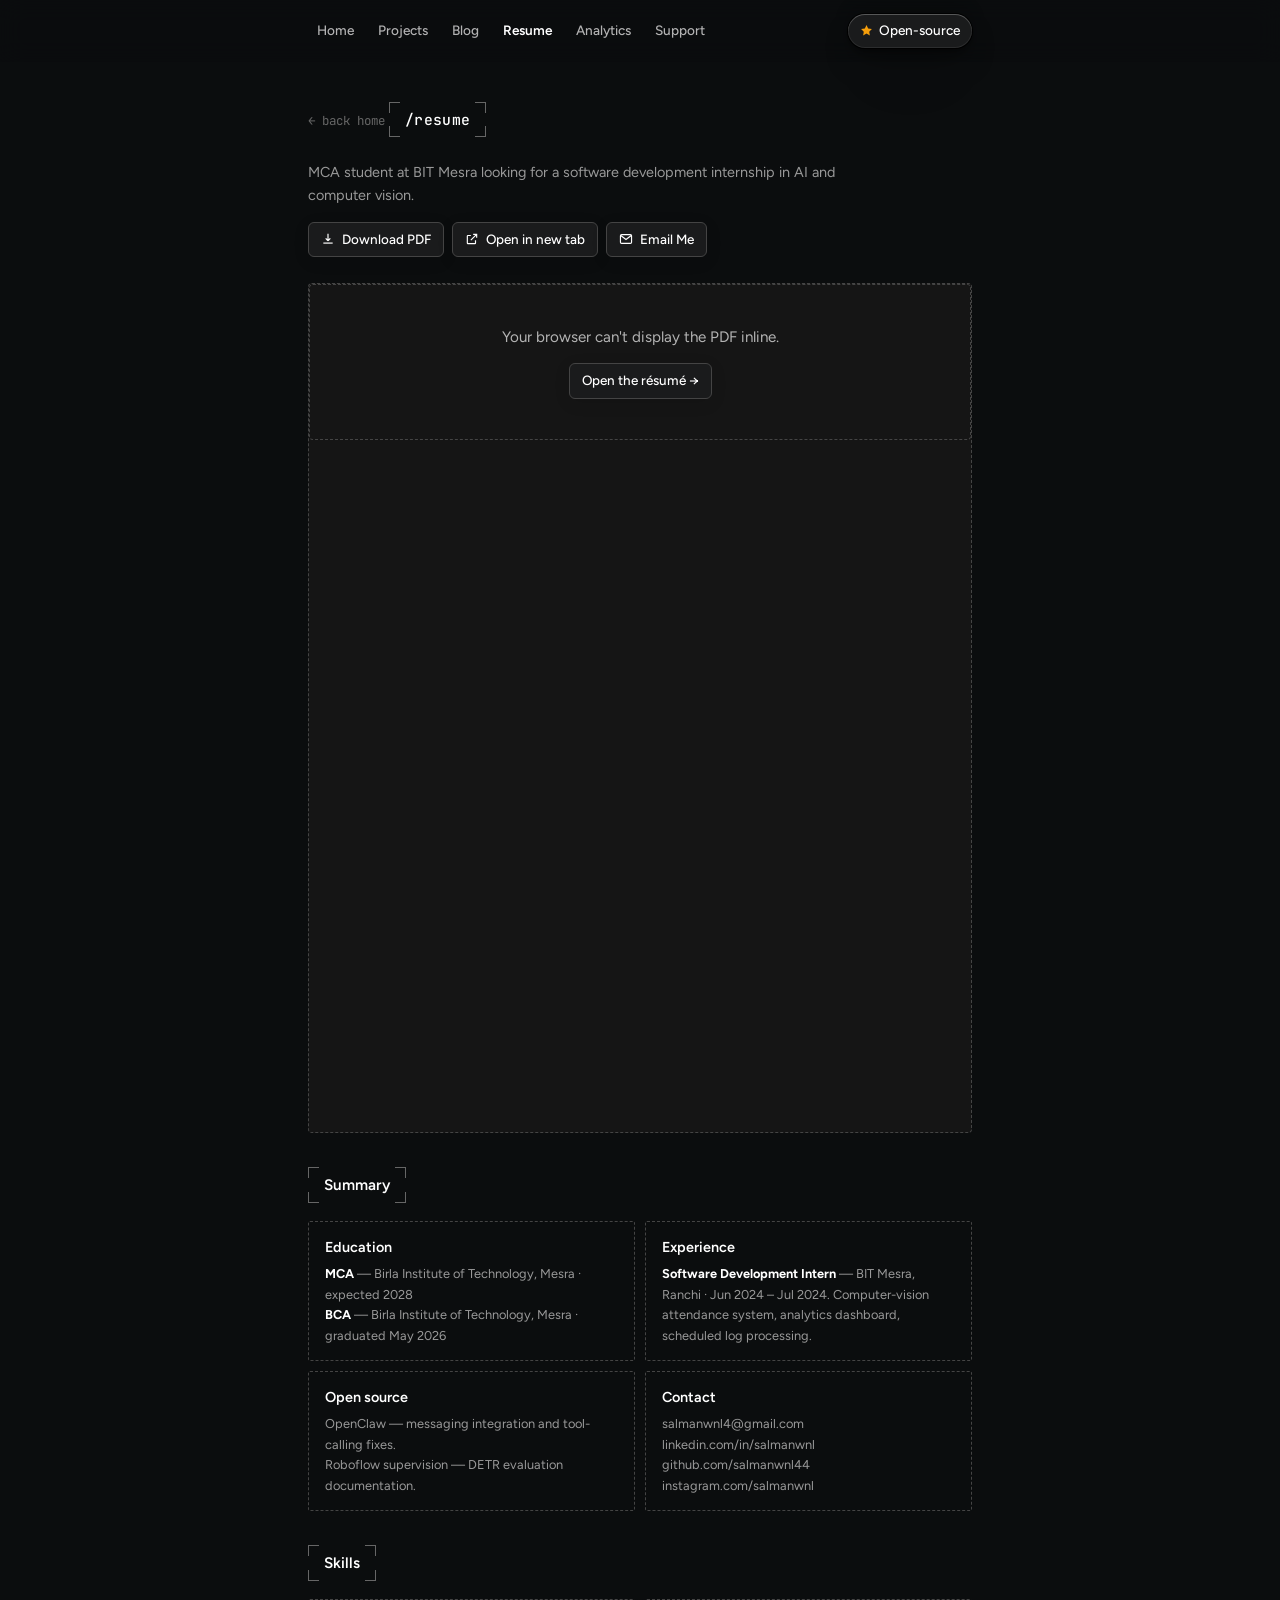
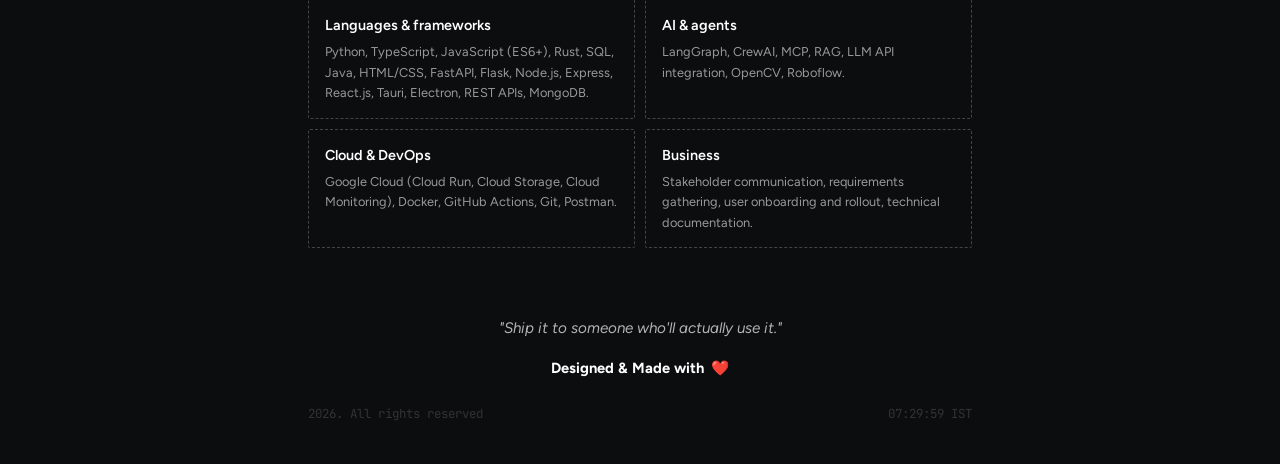
<file: resume.html>
<!DOCTYPE html>
<html lang="en">
<head>
<meta charset="utf-8" />
<meta name="viewport" content="width=device-width, initial-scale=1" />
<title>Resume — Salman Ansari</title>
<meta name="description" content="Résumé of Salman Ansari — software developer, AI and computer vision." />
<meta name="theme-color" content="#0b0d0e" />
<link rel="icon" href="data:image/svg+xml,<svg xmlns='http://www.w3.org/2000/svg' viewBox='0 0 100 100'><rect width='100' height='100' rx='22' fill='%230b0d0e'/><text x='50' y='68' font-family='monospace' font-size='56' font-weight='700' fill='%23ffffff' text-anchor='middle'>S</text></svg>" />
<link rel="preconnect" href="https://fonts.googleapis.com" />
<link rel="preconnect" href="https://fonts.gstatic.com" crossorigin />
<link href="https://fonts.googleapis.com/css2?family=Figtree:wght@400;500;600;700&amp;family=JetBrains+Mono:wght@400;500;600&amp;display=swap" rel="stylesheet" />
<link rel="stylesheet" href="./assets/styles.css?v=202611122040" />
</head>
<body>
<a class="skip-link" href="#main">Skip to content</a>

<nav class="navbar" aria-label="Primary">
  <div class="nav-inner">
    <ul class="nav-links">
      <li><a href="./" class="nav-link">Home</a></li>
      <li><a href="./projects" class="nav-link">Projects</a></li>
      <li><a href="./blog" class="nav-link">Blog</a></li>
      <li><a href="./resume" class="nav-link is-active">Resume</a></li>
      <li><a href="./analytics" class="nav-link">Analytics</a></li>
      <li><a href="./support" class="nav-link">Support</a></li>
    </ul>
    <a class="nav-star" href="https://github.com/salmanwnl44" target="_blank" rel="noopener">
      <svg class="star" viewBox="0 0 24 24" width="13" height="13" fill="currentColor" aria-hidden="true"><path d="m12 2 3.1 6.3 6.9 1-5 4.9 1.2 6.8-6.2-3.3-6.2 3.3L7 14.2 2 9.3l6.9-1L12 2Z"/></svg>
      <span>Open-source</span>
    </a>
  </div>
</nav>

<main id="main" class="wrap">
  <div class="page-head">
    <a class="back-link" href="./">← back home</a>
    <h1 class="section-title slug">/resume</h1>
    <p class="page-sub">MCA student at BIT Mesra looking for a software development internship in AI and computer vision.</p>
    <div class="social-row" style="margin-top:14px">
      <a class="btn" href="./assets/Salman_Ansari_Resume.pdf" download>
        <svg viewBox="0 0 24 24" width="14" height="14" fill="none" stroke="currentColor" stroke-width="2" aria-hidden="true"><path d="M12 3v12m0 0 4-4m-4 4-4-4"/><path d="M4 19h16"/></svg>
        Download PDF
      </a>
      <a class="btn" href="./assets/Salman_Ansari_Resume.pdf" target="_blank" rel="noopener">
        <svg viewBox="0 0 24 24" width="14" height="14" fill="none" stroke="currentColor" stroke-width="2" aria-hidden="true"><path d="M14 4h6v6M20 4 10 14M18 14v5a1 1 0 0 1-1 1H5a1 1 0 0 1-1-1V7a1 1 0 0 1 1-1h5"/></svg>
        Open in new tab
      </a>
      <a class="btn" href="mailto:salmanwnl4@gmail.com">
        <svg viewBox="0 0 24 24" width="14" height="14" fill="none" stroke="currentColor" stroke-width="2" aria-hidden="true"><rect x="2.5" y="4.5" width="19" height="15" rx="2"/><path d="m3 6 9 7 9-7"/></svg>
        Email Me
      </a>
    </div>
  </div>

  <section class="section">
    <object class="pdf-frame" data="./assets/Salman_Ansari_Resume.pdf#toolbar=0&navpanes=0&scrollbar=0&view=Fit" type="application/pdf" aria-label="Résumé PDF">
      <div class="boxed" style="text-align:center;padding:40px 18px">
        <p style="color:var(--text-secondary)">Your browser can't display the PDF inline.</p>
        <p style="margin-top:14px"><a class="btn" href="./assets/Salman_Ansari_Resume.pdf" target="_blank" rel="noopener">Open the résumé →</a></p>
      </div>
    </object>
  </section>

  <section class="section">
    <h2 class="section-title">Summary</h2>
    <div class="grid-2">
      <div class="card">
        <h3>Education</h3>
        <p><strong style="color:var(--text-primary)">MCA</strong> — Birla Institute of Technology, Mesra · expected 2028<br />
        <strong style="color:var(--text-primary)">BCA</strong> — Birla Institute of Technology, Mesra · graduated May 2026</p>
      </div>
      <div class="card">
        <h3>Experience</h3>
        <p><strong style="color:var(--text-primary)">Software Development Intern</strong> — BIT Mesra, Ranchi · Jun 2024 – Jul 2024. Computer-vision attendance system, analytics dashboard, scheduled log processing.</p>
      </div>
      <div class="card">
        <h3>Open source</h3>
        <p>OpenClaw — messaging integration and tool-calling fixes.<br />Roboflow supervision — DETR evaluation documentation.</p>
      </div>
      <div class="card">
        <h3>Contact</h3>
        <p>salmanwnl4@gmail.com<br />linkedin.com/in/salmanwnl<br />github.com/salmanwnl44<br />instagram.com/salmanwnl</p>
      </div>
    </div>
  </section>

  <section class="section">
    <h2 class="section-title">Skills</h2>
    <div class="grid-2">
      <div class="card">
        <h3>Languages &amp; frameworks</h3>
        <p>Python, TypeScript, JavaScript (ES6+), Rust, SQL, Java, HTML/CSS, FastAPI, Flask, Node.js, Express, React.js, Tauri, Electron, REST APIs, MongoDB.</p>
      </div>
      <div class="card">
        <h3>AI &amp; agents</h3>
        <p>LangGraph, CrewAI, MCP, RAG, LLM API integration, OpenCV, Roboflow.</p>
      </div>
      <div class="card">
        <h3>Cloud &amp; DevOps</h3>
        <p>Google Cloud (Cloud Run, Cloud Storage, Cloud Monitoring), Docker, GitHub Actions, Git, Postman.</p>
      </div>
      <div class="card">
        <h3>Business</h3>
        <p>Stakeholder communication, requirements gathering, user onboarding and rollout, technical documentation.</p>
      </div>
    </div>
  </section>
</main>

<footer class="footer">
  <p class="footer-quote">"Ship it to someone who'll actually use it."</p>
  <p class="footer-made">Designed &amp; Made with <span class="heart" aria-hidden="true">❤️</span></p>
  <p class="footer-bottom">
    <span><span data-year>2026</span>. All rights reserved</span>
    <span data-clock-24>--:--:-- IST</span>
  </p>
</footer>

<script src="./assets/main.js?v=202611122040" defer></script>
</body>
</html>
</file>
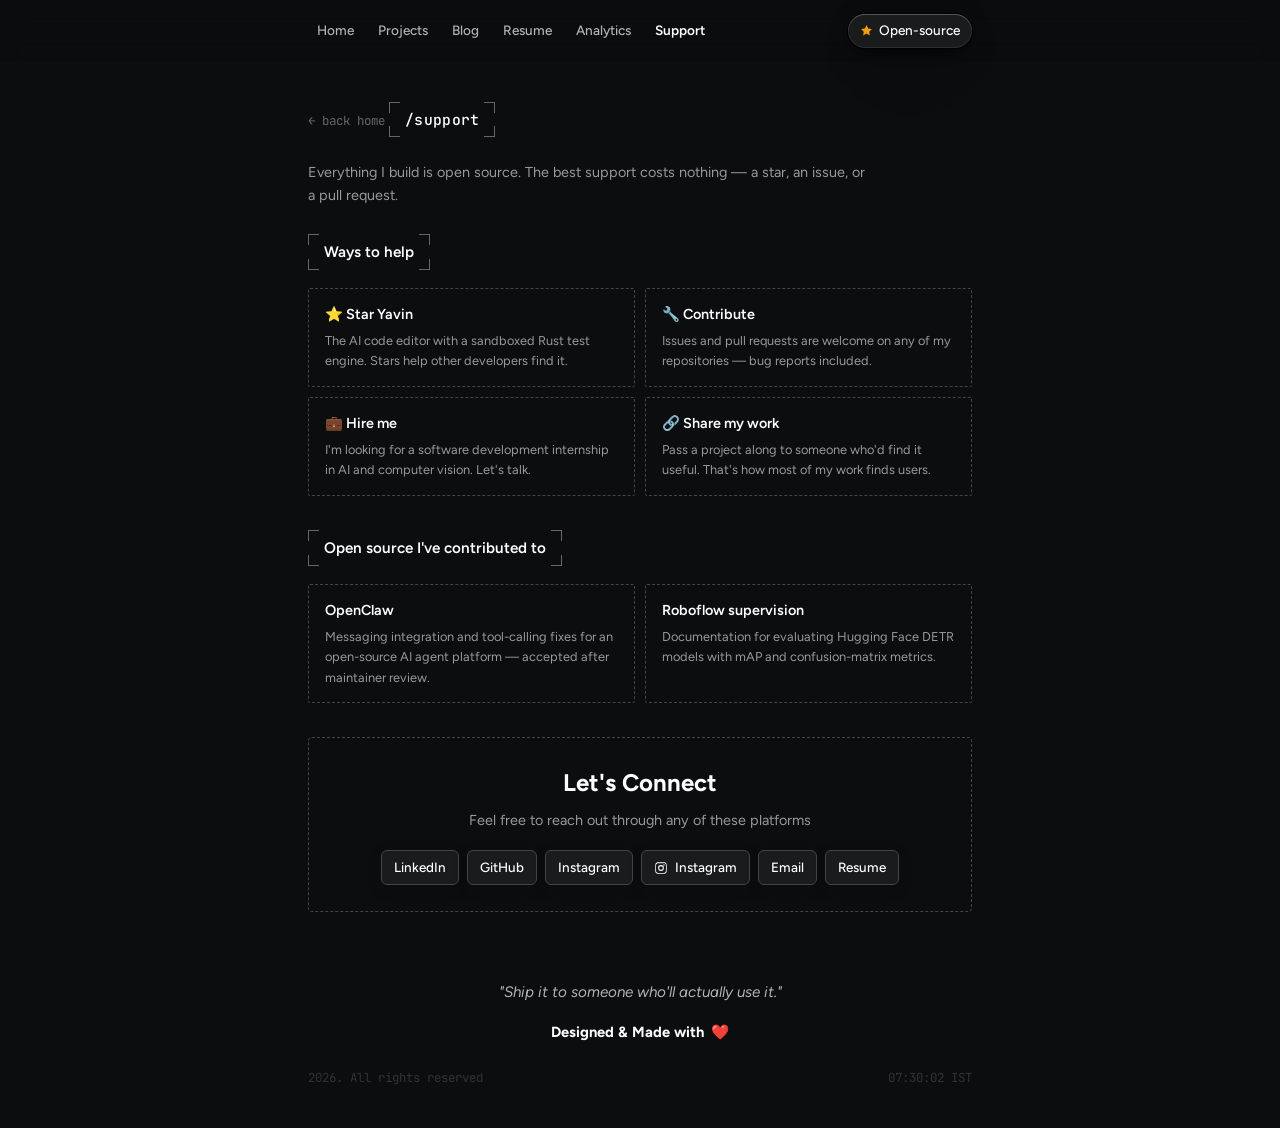
<file: support.html>
<!DOCTYPE html>
<html lang="en">
<head>
<meta charset="utf-8" />
<meta name="viewport" content="width=device-width, initial-scale=1" />
<title>Support — Salman Ansari</title>
<meta name="description" content="Ways to support the open-source work of Salman Ansari — star a repo, contribute, or get in touch." />
<meta name="theme-color" content="#0b0d0e" />
<link rel="icon" href="data:image/svg+xml,<svg xmlns='http://www.w3.org/2000/svg' viewBox='0 0 100 100'><rect width='100' height='100' rx='22' fill='%230b0d0e'/><text x='50' y='68' font-family='monospace' font-size='56' font-weight='700' fill='%23ffffff' text-anchor='middle'>S</text></svg>" />
<link rel="preconnect" href="https://fonts.googleapis.com" />
<link rel="preconnect" href="https://fonts.gstatic.com" crossorigin />
<link href="https://fonts.googleapis.com/css2?family=Figtree:wght@400;500;600;700&amp;family=JetBrains+Mono:wght@400;500;600&amp;display=swap" rel="stylesheet" />
<link rel="stylesheet" href="./assets/styles.css?v=202611122040" />
</head>
<body>
<a class="skip-link" href="#main">Skip to content</a>

<nav class="navbar" aria-label="Primary">
  <div class="nav-inner">
    <ul class="nav-links">
      <li><a href="./" class="nav-link">Home</a></li>
      <li><a href="./projects" class="nav-link">Projects</a></li>
      <li><a href="./blog" class="nav-link">Blog</a></li>
      <li><a href="./resume" class="nav-link">Resume</a></li>
      <li><a href="./analytics" class="nav-link">Analytics</a></li>
      <li><a href="./support" class="nav-link is-active">Support</a></li>
    </ul>
    <a class="nav-star" href="https://github.com/salmanwnl44" target="_blank" rel="noopener">
      <svg class="star" viewBox="0 0 24 24" width="13" height="13" fill="currentColor" aria-hidden="true"><path d="m12 2 3.1 6.3 6.9 1-5 4.9 1.2 6.8-6.2-3.3-6.2 3.3L7 14.2 2 9.3l6.9-1L12 2Z"/></svg>
      <span>Open-source</span>
    </a>
  </div>
</nav>

<main id="main" class="wrap">
  <div class="page-head">
    <a class="back-link" href="./">← back home</a>
    <h1 class="section-title slug">/support</h1>
    <p class="page-sub">Everything I build is open source. The best support costs nothing — a star, an issue, or a pull request.</p>
  </div>

  <section class="section">
    <h2 class="section-title">Ways to help</h2>
    <div class="grid-2">
      <a class="card" href="https://github.com/salmanwnl44/Yavin-Rust-1" target="_blank" rel="noopener" style="display:block">
        <h3>⭐ Star Yavin</h3>
        <p>The AI code editor with a sandboxed Rust test engine. Stars help other developers find it.</p>
      </a>
      <a class="card" href="https://github.com/salmanwnl44?tab=repositories" target="_blank" rel="noopener" style="display:block">
        <h3>🔧 Contribute</h3>
        <p>Issues and pull requests are welcome on any of my repositories — bug reports included.</p>
      </a>
      <a class="card" href="mailto:salmanwnl4@gmail.com" style="display:block">
        <h3>💼 Hire me</h3>
        <p>I'm looking for a software development internship in AI and computer vision. Let's talk.</p>
      </a>
      <a class="card" href="https://www.linkedin.com/in/salmanwnl/" target="_blank" rel="noopener" style="display:block">
        <h3>🔗 Share my work</h3>
        <p>Pass a project along to someone who'd find it useful. That's how most of my work finds users.</p>
      </a>
    </div>
  </section>

  <section class="section">
    <h2 class="section-title">Open source I've contributed to</h2>
    <div class="grid-2">
      <a class="card" href="https://github.com/salmanwnl44/openclaw" target="_blank" rel="noopener" style="display:block">
        <h3>OpenClaw</h3>
        <p>Messaging integration and tool-calling fixes for an open-source AI agent platform — accepted after maintainer review.</p>
      </a>
      <a class="card" href="https://github.com/roboflow/supervision" target="_blank" rel="noopener" style="display:block">
        <h3>Roboflow supervision</h3>
        <p>Documentation for evaluating Hugging Face DETR models with mAP and confusion-matrix metrics.</p>
      </a>
    </div>
  </section>

  <section class="section">
    <div class="boxed connect">
      <h2>Let's Connect</h2>
      <p>Feel free to reach out through any of these platforms</p>
      <div class="connect-links">
        <a class="btn" href="https://www.linkedin.com/in/salmanwnl/" target="_blank" rel="noopener">LinkedIn</a>
        <a class="btn" href="https://github.com/salmanwnl44" target="_blank" rel="noopener">GitHub</a>
        <a class="btn" href="https://www.instagram.com/salmanwnl/" target="_blank" rel="noopener">Instagram</a>
        <a class="btn" href="https://www.instagram.com/salmanwnl/" target="_blank" rel="noopener">
          <svg viewBox="0 0 24 24" width="14" height="14" fill="currentColor" aria-hidden="true"><path d="M12 2.2c3.2 0 3.6 0 4.9.07 1.2.06 1.8.25 2.2.42.56.22.96.48 1.38.9.42.42.68.82.9 1.38.17.4.36 1 .42 2.2.07 1.3.07 1.7.07 4.9s0 3.6-.07 4.9c-.06 1.2-.25 1.8-.42 2.2a3.8 3.8 0 0 1-.9 1.38c-.42.42-.82.68-1.38.9-.4.17-1 .36-2.2.42-1.3.07-1.7.07-4.9.07s-3.6 0-4.9-.07c-1.2-.06-1.8-.25-2.2-.42a3.8 3.8 0 0 1-1.38-.9 3.8 3.8 0 0 1-.9-1.38c-.17-.4-.36-1-.42-2.2C2.2 15.6 2.2 15.2 2.2 12s0-3.6.07-4.9c.06-1.2.25-1.8.42-2.2.22-.56.48-.96.9-1.38.42-.42.82-.68 1.38-.9.4-.17 1-.36 2.2-.42C8.4 2.2 8.8 2.2 12 2.2Zm0 1.8c-3.14 0-3.5.01-4.74.07-.9.04-1.38.19-1.7.31-.43.17-.73.37-1.05.69-.32.32-.52.62-.69 1.05-.12.32-.27.8-.31 1.7C3.45 8.5 3.44 8.86 3.44 12s.01 3.5.07 4.74c.04.9.19 1.38.31 1.7.17.43.37.73.69 1.05.32.32.62.52 1.05.69.32.12.8.27 1.7.31 1.24.06 1.6.07 4.74.07s3.5-.01 4.74-.07c.9-.04 1.38-.19 1.7-.31.43-.17.73-.37 1.05-.69.32-.32.52-.62.69-1.05.12-.32.27-.8.31-1.7.06-1.24.07-1.6.07-4.74s-.01-3.5-.07-4.74c-.04-.9-.19-1.38-.31-1.7a2.8 2.8 0 0 0-.69-1.05 2.8 2.8 0 0 0-1.05-.69c-.32-.12-.8-.27-1.7-.31C15.5 4.01 15.14 4 12 4Zm0 3.06a4.94 4.94 0 1 1 0 9.88 4.94 4.94 0 0 1 0-9.88Zm0 8.15a3.21 3.21 0 1 0 0-6.42 3.21 3.21 0 0 0 0 6.42Zm6.29-8.35a1.15 1.15 0 1 1-2.3 0 1.15 1.15 0 0 1 2.3 0Z"/></svg>
          Instagram
        </a>
        <a class="btn" href="mailto:salmanwnl4@gmail.com">Email</a>
        <a class="btn" href="./assets/Salman_Ansari_Resume.pdf" target="_blank" rel="noopener">Resume</a>
      </div>
    </div>
  </section>
</main>

<footer class="footer">
  <p class="footer-quote">"Ship it to someone who'll actually use it."</p>
  <p class="footer-made">Designed &amp; Made with <span class="heart" aria-hidden="true">❤️</span></p>
  <p class="footer-bottom">
    <span><span data-year>2026</span>. All rights reserved</span>
    <span data-clock-24>--:--:-- IST</span>
  </p>
</footer>

<script src="./assets/main.js?v=202611122040" defer></script>
</body>
</html>
</file>
<file: assets/styles.css>
/* ==========================================================================
   Salman Ansari — portfolio
   Dark-only, 700px single column. Tokens per the manixh.dev design reference.
   ========================================================================== */

:root {
  --bg-primary: #0b0d0e;
  --bg-surface: #1a1b1c;
  --bg-surface-elevated: #232326;
  --bg-surface-subtle: #151515;
  --bg-skeleton: #18181b;

  --text-primary: #ffffff;
  --text-secondary: #b3b3b3;
  --text-tertiary: #b4b4b4;
  --text-muted: #999999;
  --text-faint: #71767b;
  --text-dim: #666666;
  --text-faintest: #555555;
  --text-ghost: #333333;

  --border-default: #444444;
  --border-hover: #888888;
  --border-subtle: rgba(255, 255, 255, 0.1);
  --border-inset: #ffffff14;
  --border-inset-highlight: #ffffff33;

  --accent-blue: #3b82f6;
  --accent-amber: #f59e0b;
  --accent-green: #22c55e;
  --accent-discord: #5865f2;
  --accent-discord-hover: #4752c4;

  --status-active: #02ff67;
  --status-active-bg: #091d11;
  --status-past: #ff3333;
  --status-past-bg: #1d0909;
  --status-future: #ffaa00;
  --status-future-bg: #1d1509;

  --cal-0: #352f2f;
  --cal-1: #51181a;
  --cal-2: #8f1f22;
  --cal-3: #d02b2e;
  --cal-4: #ff4b4b;

  --font-ui: 'Figtree', -apple-system, BlinkMacSystemFont, 'Segoe UI', Roboto, sans-serif;
  --font-mono: 'JetBrains Mono', 'Courier New', monospace;

  --container-max: 700px;
  --container-padding: 18px;

  --radius-sm: 2px;
  --radius-md: 3px;
  --radius-lg: 4px;
  --radius-xl: 6px;
  --radius-2xl: 8px;
  --radius-3xl: 10px;
  --radius-pill: 999px;

  --duration-fast: 0.2s;
  --duration-slow: 0.3s;
  --ease-material: cubic-bezier(0.4, 0, 0.2, 1);

  --shadow-pill:
    0 32px 64px -16px #0006, 0 16px 32px -8px #0006, 0 8px 16px -4px #0004,
    0 4px 8px -2px #0004, 0 -8px 16px -1px #0003, 0 2px 4px -1px #0004,
    0 0 0 1px #000, inset 0 0 0 1px var(--border-inset), inset 0 1px 0 var(--border-inset-highlight);
  --shadow-pill-hover:
    0 40px 80px -16px #0008, 0 20px 40px -8px #0008, 0 12px 20px -4px #0006,
    0 6px 12px -2px #0006, 0 -12px 20px -1px #0004, 0 4px 8px -1px #0006,
    0 0 0 1px #000, inset 0 0 0 1px #ffffff20, inset 0 1px 0 #ffffff40;
}

*,
*::before,
*::after {
  box-sizing: border-box;
}

html {
  scroll-behavior: smooth;
  -webkit-text-size-adjust: 100%;
}

body {
  margin: 0;
  background: var(--bg-primary);
  color: var(--text-secondary);
  font-family: var(--font-ui);
  font-size: 0.95rem;
  line-height: 1.6;
  -webkit-font-smoothing: antialiased;
}

::selection {
  background: rgba(180, 180, 180, 0.3);
  color: #fff;
}

img {
  max-width: 100%;
  display: block;
}

a {
  color: inherit;
  text-decoration: none;
}

h1,
h2,
h3,
h4 {
  color: var(--text-primary);
  font-weight: 600;
  margin: 0;
}

p {
  margin: 0;
}

ul {
  margin: 0;
  padding: 0;
  list-style: none;
}

button {
  font: inherit;
  color: inherit;
  background: none;
  border: none;
  cursor: pointer;
}

:focus-visible {
  outline: 1px solid var(--border-hover);
  outline-offset: 2px;
}

::-webkit-scrollbar {
  width: 10px;
}

::-webkit-scrollbar-track {
  background: rgba(255, 255, 255, 0.02);
}

::-webkit-scrollbar-thumb {
  background: var(--border-subtle);
  border-radius: var(--radius-3xl);
}

::-webkit-scrollbar-thumb:hover {
  background: rgba(255, 255, 255, 0.18);
}

.skip-link {
  position: absolute;
  left: -9999px;
  top: 0;
  padding: 8px 14px;
  background: var(--bg-surface);
  border: 1px solid var(--border-default);
  color: #fff;
  z-index: 2000;
}

.skip-link:focus {
  left: 12px;
  top: 12px;
}

.sep {
  color: var(--text-faintest);
}

.hl {
  color: var(--text-primary);
  font-weight: 700;
}

.mono {
  font-family: var(--font-mono);
}

/* ---------- navbar ---------- */
.navbar {
  position: sticky;
  top: 0;
  z-index: 1000;
  background: rgba(11, 13, 14, 0.6);
  backdrop-filter: blur(12px);
  -webkit-backdrop-filter: blur(12px);
}

.nav-inner {
  max-width: var(--container-max);
  margin: 0 auto;
  padding: 14px var(--container-padding);
  display: flex;
  align-items: center;
  justify-content: space-between;
  gap: 12px;
}

.nav-links {
  display: flex;
  align-items: center;
  gap: 6px;
  overflow-x: auto;
  scrollbar-width: none;
}

.nav-links::-webkit-scrollbar {
  display: none;
}

.nav-link {
  display: block;
  padding: 4px 9px;
  border-radius: var(--radius-lg);
  font-size: 0.85rem;
  font-weight: 500;
  color: var(--text-secondary);
  white-space: nowrap;
  transition: color var(--duration-fast) ease, background var(--duration-fast) ease;
}

.nav-link:hover {
  color: var(--text-primary);
  background: rgba(255, 255, 255, 0.05);
}

.nav-link.is-active {
  color: var(--text-primary);
  font-weight: 600;
}

.nav-star {
  display: inline-flex;
  align-items: center;
  gap: 6px;
  flex: none;
  padding: 6px 12px;
  border-radius: var(--radius-pill);
  background: var(--bg-surface);
  color: var(--text-primary);
  font-size: 0.85rem;
  font-weight: 500;
  box-shadow: var(--shadow-pill);
  transition: box-shadow var(--duration-slow) var(--ease-material), transform var(--duration-slow) var(--ease-material);
}

.nav-star:hover {
  box-shadow: var(--shadow-pill-hover);
  transform: translateY(-1px);
}

.nav-star .star {
  color: var(--accent-amber);
}

/* ---------- page shell ---------- */
.wrap {
  max-width: var(--container-max);
  margin: 0 auto;
  padding: 0 var(--container-padding);
}

.section {
  scroll-margin-top: 60px;
  margin-bottom: 34px;
}

.hero {
  padding-top: 46px;
  margin-bottom: 44px;
}

/* corner-bracket section heading — four detached crop marks, no full outline */
.section-title {
  --bracket-color: var(--text-dim);
  --bracket-len: 11px;
  --bracket-thickness: 1px;

  position: relative;
  display: inline-block;
  margin: 0 0 18px;
  padding: 9px 16px;
  font-size: 0.95rem;
  font-weight: 600;
  color: var(--text-primary);
  line-height: 1.2;

  background-image:
    linear-gradient(var(--bracket-color), var(--bracket-color)),
    linear-gradient(var(--bracket-color), var(--bracket-color)),
    linear-gradient(var(--bracket-color), var(--bracket-color)),
    linear-gradient(var(--bracket-color), var(--bracket-color)),
    linear-gradient(var(--bracket-color), var(--bracket-color)),
    linear-gradient(var(--bracket-color), var(--bracket-color)),
    linear-gradient(var(--bracket-color), var(--bracket-color)),
    linear-gradient(var(--bracket-color), var(--bracket-color));
  background-repeat: no-repeat;
  background-size:
    var(--bracket-len) var(--bracket-thickness), var(--bracket-thickness) var(--bracket-len),
    var(--bracket-len) var(--bracket-thickness), var(--bracket-thickness) var(--bracket-len),
    var(--bracket-len) var(--bracket-thickness), var(--bracket-thickness) var(--bracket-len),
    var(--bracket-len) var(--bracket-thickness), var(--bracket-thickness) var(--bracket-len);
  background-position:
    left top, left top,
    right top, right top,
    left bottom, left bottom,
    right bottom, right bottom;
}

.boxed {
  border: 1px dashed var(--border-default);
  border-radius: var(--radius-lg);
  padding: 18px;
}

/* ---------- hero ---------- */
.hero-top {
  display: flex;
  align-items: flex-start;
  gap: 22px;
  margin-bottom: 20px;
}

.avatar-wrap {
  position: relative;
  flex: none;
  width: 128px;
  height: 128px;
  perspective: 900px;
  cursor: pointer;
  user-select: none;
}

.avatar-card {
  width: 128px;
  height: 128px;
  position: relative;
  transform-style: preserve-3d;
  transition: transform 0.6s cubic-bezier(0.4, 0, 0.2, 1);
  border-radius: var(--radius-3xl);
}

.avatar-wrap.is-flipped .avatar-card {
  transform: rotateY(180deg);
}

.avatar-face {
  position: absolute;
  inset: 0;
  width: 100%;
  height: 100%;
  border-radius: var(--radius-3xl);
  backface-visibility: hidden;
  -webkit-backface-visibility: hidden;
  overflow: hidden;
}

.avatar-front {
  transform: rotateY(0deg);
}

.avatar-back {
  transform: rotateY(180deg);
}

.avatar {
  width: 128px;
  height: 128px;
  border-radius: var(--radius-3xl);
  object-fit: cover;
  border: 1px solid var(--border-default);
  background: var(--bg-skeleton);
  filter: grayscale(1);
  transition: filter var(--duration-slow) ease;
}

.avatar-wrap:hover .avatar {
  filter: grayscale(0);
}

.qr-face {
  position: absolute;
  inset: 0;
  border-radius: var(--radius-3xl);
  background: #fff;
  display: grid;
  place-items: center;
  padding: 8px;
  opacity: 0;
  pointer-events: none;
  transition: opacity var(--duration-slow) ease;
  z-index: 5;
}

.avatar-wrap.show-qr .qr-face {
  opacity: 1;
  pointer-events: auto;
}

.qr-toggle {
  position: absolute;
  bottom: 6px;
  right: 6px;
  width: 26px;
  height: 26px;
  display: grid;
  place-items: center;
  border-radius: var(--radius-xl);
  background: rgba(11, 13, 14, 0.85);
  border: 1px solid var(--border-default);
  color: var(--text-secondary);
  transition: color var(--duration-fast) ease, border-color var(--duration-fast) ease, transform 0.25s ease;
  z-index: 6;
  cursor: pointer;
}

.avatar-wrap:hover .qr-toggle {
  color: #fff;
  border-color: var(--border-hover);
  transform: scale(1.08);
}

.hero-id {
  padding-top: 2px;
  min-width: 0;
}

.hero-name {
  font-size: 1.65rem;
  font-weight: 700;
  line-height: 1.2;
  letter-spacing: -0.01em;
  display: flex;
  align-items: center;
  gap: 8px;
  flex-wrap: wrap;
}

.hero-name .emoji {
  font-size: 1.1rem;
}

.hero-name .blood-flame {
  display: inline-flex;
  align-items: center;
  justify-content: center;
  margin-left: 2px;
  filter: drop-shadow(0 0 6px rgba(220, 38, 38, 0.75));
  animation: flameFlicker 2.4s ease-in-out infinite alternate;
}

@keyframes flameFlicker {
  0% {
    transform: scale(1) translateY(0);
    filter: drop-shadow(0 0 5px rgba(220, 38, 38, 0.65));
  }
  50% {
    transform: scale(1.08) translateY(-1px) rotate(-1deg);
    filter: drop-shadow(0 0 9px rgba(239, 68, 68, 0.95));
  }
  100% {
    transform: scale(1.03) translateY(0) rotate(1.5deg);
    filter: drop-shadow(0 0 7px rgba(185, 28, 28, 0.8));
  }
}

.hero-handle {
  display: inline-block;
  margin-top: 2px;
  font-family: var(--font-mono);
  font-size: 0.88rem;
  color: var(--text-tertiary);
  transition: color var(--duration-fast) ease;
}

.hero-handle:hover {
  color: var(--text-primary);
}

.hero-status {
  margin-top: 10px;
  display: flex;
  align-items: center;
  gap: 7px;
  font-size: 0.92rem;
  font-weight: 700;
  color: var(--text-primary);
}

.hero-status a {
  border-bottom: 1px solid var(--border-default);
}

.hero-status a:hover {
  border-color: var(--border-hover);
}

.hero-status .spin {
  color: var(--text-dim);
  animation: spin 6s linear infinite;
}

@keyframes spin {
  to {
    transform: rotate(360deg);
  }
}

.hero-meta {
  margin-top: 7px;
  display: flex;
  flex-wrap: wrap;
  align-items: center;
  gap: 4px 8px;
  font-family: var(--font-mono);
  font-size: 0.82rem;
  color: var(--text-tertiary);
}

.hero-meta li {
  display: inline-flex;
  align-items: center;
  gap: 5px;
}

.hero-meta svg {
  color: var(--text-dim);
  flex: none;
}

.hero-bio {
  display: flex;
  flex-direction: column;
  gap: 9px;
  margin-bottom: 22px;
}

.hero-bio li {
  position: relative;
  padding-left: 22px;
  font-size: 0.92rem;
  line-height: 1.55;
  color: var(--text-secondary);
}

.hero-bio li::before {
  content: '';
  position: absolute;
  left: 4px;
  top: 9px;
  width: 7px;
  height: 7px;
  border-radius: 50%;
  background: var(--text-faintest);
}

.hero-rule {
  height: 1px;
  border: 0;
  background: var(--border-default);
  opacity: 0.6;
  margin: 0 0 20px;
}

/* ---------- hero cards (profile / community) ---------- */
.hero-cards {
  display: grid;
  grid-template-columns: repeat(2, minmax(0, 1fr));
  gap: 12px;
  margin-bottom: 20px;
}

.mini-card {
  display: flex;
  align-items: center;
  gap: 11px;
  padding: 12px;
  border: 1px dashed var(--border-default);
  border-radius: var(--radius-sm);
  transition: border-color var(--duration-slow) ease;
}

.mini-card:hover {
  border-color: var(--border-hover);
}

.mini-logo {
  width: 42px;
  height: 42px;
  flex: none;
  border-radius: var(--radius-3xl);
  background: #1f1f23;
  display: grid;
  place-items: center;
  overflow: hidden;
  border: 1px solid var(--border-default);
  color: #fff;
}

.mini-logo img {
  width: 100%;
  height: 100%;
  object-fit: cover;
}

.mini-body {
  min-width: 0;
  flex: 1;
}

.mini-name {
  display: flex;
  align-items: center;
  gap: 5px;
  font-size: 0.88rem;
  font-weight: 700;
  color: var(--text-primary);
  line-height: 1.3;
}

.mini-name svg {
  color: var(--accent-blue);
  flex: none;
}

.mini-sub {
  font-size: 0.78rem;
  color: var(--text-faint);
  display: flex;
  align-items: center;
  gap: 5px;
}

.mini-sub .dot-green {
  width: 7px;
  height: 7px;
  border-radius: 50%;
  background: #23a559;
  flex: none;
}

.mini-btn {
  flex: none;
  padding: 5px 14px;
  border-radius: var(--radius-xl);
  border: 1px solid var(--border-default);
  background: var(--bg-surface);
  font-size: 0.82rem;
  font-weight: 600;
  color: var(--text-primary);
  transition: background var(--duration-fast) ease, border-color var(--duration-fast) ease;
}

.mini-btn:hover {
  border-color: var(--border-hover);
  background: #1a1b1cc7;
}

.mini-btn.is-brand {
  background: var(--accent-discord);
  border-color: var(--accent-discord);
  color: #fff;
  border-radius: var(--radius-md);
}

.mini-btn.is-brand:hover {
  background: var(--accent-discord-hover);
  border-color: var(--accent-discord-hover);
}

/* ---------- social row ---------- */
.social-row {
  display: flex;
  flex-wrap: wrap;
  align-items: center;
  gap: 8px;
}

.social-row .divider {
  width: 1px;
  height: 20px;
  background: var(--border-default);
  margin: 0 2px;
}

.btn {
  display: inline-flex;
  align-items: center;
  gap: 7px;
  padding: 6px 12px;
  border: 1px solid var(--border-default);
  border-radius: var(--radius-xl);
  background: var(--bg-surface);
  color: var(--text-primary);
  font-size: 0.84rem;
  font-weight: 500;
  box-shadow: 0 4px 16px rgba(0, 0, 0, 0.1);
  transition: border-color var(--duration-slow) ease, background var(--duration-slow) ease, transform var(--duration-slow) var(--ease-material);
}

.btn:hover {
  border-color: var(--border-hover);
  background: #1a1b1cc7;
  transform: translateY(-1px);
}

.btn svg {
  flex: none;
}

.icon-btn {
  padding: 7px;
  width: 34px;
  height: 34px;
  justify-content: center;
}

/* ---------- blood sparks canvas overlay ---------- */
.blood-sparks-canvas {
  position: fixed;
  inset: 0;
  width: 100vw;
  height: 100vh;
  pointer-events: none;
  z-index: 99999;
}

.btn:active,
button:active,
a:active {
  transform: scale(0.97) translateY(0) !important;
}

/* ---------- toast notification ---------- */
.toast-msg {
  position: fixed;
  bottom: 24px;
  right: 24px;
  background: var(--bg-surface);
  border: 1px solid var(--border-default);
  color: var(--text-primary);
  padding: 10px 16px;
  border-radius: var(--radius-lg);
  font-size: 0.86rem;
  font-family: var(--font-mono);
  box-shadow: 0 8px 30px rgba(0, 0, 0, 0.45);
  z-index: 9999;
  display: flex;
  align-items: center;
  gap: 8px;
  opacity: 0;
  transform: translateY(12px);
  transition: opacity 0.25s ease, transform 0.25s ease;
  pointer-events: none;
}

.toast-msg.is-visible {
  opacity: 1;
  transform: translateY(0);
}

.toast-dot {
  width: 8px;
  height: 8px;
  border-radius: 50%;
  background: #22c55e;
  box-shadow: 0 0 8px #22c55e;
}
.marquee {
  position: relative;
  overflow: hidden;
  padding: 3px 0;
  margin-bottom: 10px;
  mask-image: linear-gradient(90deg, transparent, #000 7%, #000 93%, transparent);
  -webkit-mask-image: linear-gradient(90deg, transparent, #000 7%, #000 93%, transparent);
}

.marquee-track {
  display: flex;
  width: max-content;
  gap: 30px;
  animation: marquee 60s linear infinite;
}

.marquee[data-reverse] .marquee-track {
  animation-direction: reverse;
}

.marquee:hover .marquee-track {
  animation-play-state: paused;
}

@keyframes marquee {
  from {
    transform: translateX(0);
  }

  to {
    transform: translateX(-50%);
  }
}

.skill {
  flex: none;
  display: inline-flex;
  align-items: center;
  gap: 8px;
  padding: 4px 10px;
  border-radius: var(--radius-pill);
  font-size: 0.88rem;
  font-weight: 500;
  letter-spacing: 0.5px;
  color: var(--text-primary);
  white-space: nowrap;
  transition: background var(--duration-fast) ease;
}

.skill:hover {
  background: rgba(255, 255, 255, 0.04);
}

.skill img {
  width: 19px;
  height: 19px;
  flex: none;
}

/* ---------- experience ---------- */
.timeline {
  position: relative;
  padding-left: 26px;
}

.timeline::before {
  content: '';
  position: absolute;
  left: 4px;
  top: 10px;
  bottom: 10px;
  border-left: 1px dashed var(--text-faintest);
}

.exp {
  position: relative;
  padding-bottom: 18px;
}

.exp:last-child {
  padding-bottom: 0;
}

.tl-dot {
  position: absolute;
  left: -26px;
  top: 16px;
  width: 10px;
  height: 10px;
  border-radius: 50%;
}

.tl-dot.is-active {
  background: var(--status-active);
  box-shadow: 0 0 8px rgba(2, 255, 103, 0.5);
}

.tl-dot.is-past {
  background: var(--status-past);
  box-shadow: 0 0 8px rgba(255, 51, 51, 0.5);
}

.tl-dot.is-future {
  background: var(--status-future);
  box-shadow: 0 0 8px rgba(255, 170, 0, 0.5);
}

.exp-head {
  display: flex;
  align-items: center;
  gap: 12px;
  width: 100%;
  text-align: left;
  padding: 4px 0;
}

.exp-logo {
  width: 42px;
  height: 42px;
  flex: none;
  border-radius: var(--radius-2xl);
  background: var(--bg-surface-subtle);
  border: 1px solid var(--border-default);
  display: grid;
  place-items: center;
  overflow: hidden;
  font-family: var(--font-mono);
  font-size: 0.95rem;
  font-weight: 600;
  color: var(--text-primary);
}

.exp-logo img {
  width: 100%;
  height: 100%;
  object-fit: contain;
  padding: 5px;
}

.exp-main {
  flex: 1;
  min-width: 0;
}

.exp-company {
  display: flex;
  align-items: center;
  gap: 7px;
  flex-wrap: wrap;
  font-size: 0.95rem;
  font-weight: 700;
  line-height: 1.25;
}

.exp-company .ext {
  color: var(--text-dim);
  display: inline-flex;
}

.exp-company .ext:hover {
  color: #fff;
}

.exp-role {
  margin-top: 1px;
  font-size: 0.85rem;
  color: var(--text-secondary);
}

.badge {
  display: inline-flex;
  align-items: center;
  gap: 5px;
  padding: 2px 8px;
  border-radius: var(--radius-lg);
  font-size: 0.7rem;
  font-weight: 500;
  letter-spacing: 0.3px;
}

.badge .b-dot {
  width: 6px;
  height: 6px;
  border-radius: 50%;
}

.badge-active {
  background: var(--status-active-bg);
  color: var(--status-active);
}

.badge-active .b-dot {
  background: var(--status-active);
  animation: pulse-dot 1.2s ease-in-out infinite;
}

.badge-past {
  background: var(--status-past-bg);
  color: var(--status-past);
}

.badge-past .b-dot {
  background: var(--status-past);
}

.badge-future {
  background: var(--status-future-bg);
  color: var(--status-future);
}

.badge-future .b-dot {
  background: var(--status-future);
}

@keyframes pulse-dot {

  0%,
  100% {
    opacity: 1;
  }

  50% {
    opacity: 0.35;
  }
}

.exp-right {
  flex: none;
  display: flex;
  align-items: center;
  gap: 7px;
  font-size: 0.8rem;
  color: var(--text-muted);
}

.exp-chev {
  color: var(--text-dim);
  transition: transform var(--duration-slow) ease;
}

.exp[data-open='true'] .exp-chev {
  transform: rotate(180deg);
}

.exp-panel {
  display: grid;
  grid-template-rows: 0fr;
  transition: grid-template-rows var(--duration-slow) ease;
}

.exp[data-open='true'] .exp-panel {
  grid-template-rows: 1fr;
}

.exp-panel>div {
  overflow: hidden;
}

.exp-body {
  padding: 8px 0 2px 54px;
  display: flex;
  flex-direction: column;
  gap: 6px;
}

.exp-body li {
  position: relative;
  padding-left: 14px;
  font-size: 0.85rem;
  line-height: 1.6;
  color: var(--text-muted);
}

.exp-body li::before {
  content: '—';
  position: absolute;
  left: 0;
  color: var(--text-faintest);
}

.exp-body em {
  font-style: normal;
  font-family: var(--font-mono);
  font-size: 0.78rem;
  color: var(--text-tertiary);
}

/* ---------- contribution calendar ---------- */
.cal-scroll {
  overflow: hidden;
}

.cal-months {
  display: flex;
  gap: 0;
  margin-bottom: 7px;
  font-size: 0.85rem;
  font-weight: 500;
  color: #e6e6e6;
}

.cal-month {
  flex: none;
}

.cal-grid {
  --cal-cell: 13px;
  display: grid;
  grid-auto-flow: column;
  grid-template-rows: repeat(7, var(--cal-cell));
  gap: 3px;
}

.cal-day {
  width: var(--cal-cell);
  height: var(--cal-cell);
  border-radius: 2px;
  background: var(--cal-0);
}

.cal-day[data-level='1'] {
  background: var(--cal-1);
}

.cal-day[data-level='2'] {
  background: var(--cal-2);
}

.cal-day[data-level='3'] {
  background: var(--cal-3);
}

.cal-day[data-level='4'] {
  background: var(--cal-4);
}

.cal-day[data-empty] {
  background: transparent;
}

.cal-foot {
  display: flex;
  align-items: center;
  justify-content: space-between;
  gap: 12px;
  margin-top: 14px;
  font-size: 0.85rem;
  color: #e6e6e6;
  flex-wrap: wrap;
}

.cal-legend {
  display: inline-flex;
  align-items: center;
  gap: 4px;
  color: var(--text-secondary);
}

.cal-legend span.sw {
  width: 13px;
  height: 13px;
  border-radius: 3px;
  display: inline-block;
}

/* ---------- projects ---------- */
.project {
  border: 1px dashed var(--border-default);
  border-radius: var(--radius-sm);
  padding: 16px;
  margin-bottom: 14px;
  transition: border-color var(--duration-slow) ease;
}

.project:hover {
  border-color: var(--border-hover);
}

.project-inner {
  display: flex;
  gap: 18px;
  align-items: flex-start;
}

.banner {
  position: relative;
  flex: none;
  width: 300px;
  max-width: 100%;
}

.banner img {
  width: 100%;
  border-radius: var(--radius-lg);
  background: var(--bg-skeleton);
  box-shadow: 0 2px 8px -4px #0006;
}

.banner-badge {
  position: absolute;
  top: 8px;
  left: 8px;
  padding: 3px 9px;
  border-radius: var(--radius-lg);
  background: linear-gradient(180deg, #1a1a1a, #0d0d0d);
  border: 1px solid var(--border-default);
  font-size: 0.68rem;
  font-weight: 600;
  letter-spacing: 0.3px;
  color: var(--text-primary);
}

.banner-badge.right {
  left: auto;
  right: 8px;
  color: var(--text-muted);
  font-weight: 500;
}

.project-body {
  flex: 1;
  min-width: 0;
}

.project-head {
  display: flex;
  align-items: center;
  gap: 10px;
  flex-wrap: wrap;
  margin-bottom: 7px;
}

.project-name {
  font-size: 1.1rem;
  font-weight: 700;
  display: flex;
  align-items: center;
  gap: 6px;
}

.project-name .lock {
  color: var(--accent-amber);
}

.chip-oss {
  padding: 2px 9px;
  border-radius: var(--radius-lg);
  background: var(--status-active-bg);
  color: var(--status-active);
  font-size: 0.68rem;
  font-weight: 500;
  letter-spacing: 0.3px;
}

.project-actions {
  margin-left: auto;
  display: flex;
  gap: 7px;
}

.project-actions .btn {
  padding: 4px 10px;
  font-size: 0.78rem;
}

.project-desc {
  font-size: 0.86rem;
  line-height: 1.6;
  color: var(--text-secondary);
}

.project-points {
  margin-top: 8px;
  display: flex;
  flex-direction: column;
  gap: 4px;
}

.project-points li {
  position: relative;
  padding-left: 14px;
  font-size: 0.82rem;
  line-height: 1.55;
  color: var(--text-muted);
}

.project-points li::before {
  content: '▸';
  position: absolute;
  left: 0;
  color: var(--text-faintest);
}

.tech-label {
  margin-top: 11px;
  font-size: 0.82rem;
  font-weight: 600;
  color: var(--text-primary);
}

.tech-row {
  display: flex;
  flex-wrap: wrap;
  gap: 6px;
  margin-top: 7px;
}

.tech {
  padding: 3px 9px;
  border: 1px solid var(--border-default);
  border-radius: var(--radius-md);
  background: var(--bg-surface);
  font-size: 0.72rem;
  color: var(--text-secondary);
}

/* ---------- skill cards / generic grid ---------- */
.grid-2 {
  display: grid;
  grid-template-columns: repeat(2, minmax(0, 1fr));
  gap: 10px;
}

.grid-3 {
  display: grid;
  grid-template-columns: repeat(3, minmax(0, 1fr));
  gap: 10px;
}

.card {
  border: 1px dashed var(--border-default);
  border-radius: var(--radius-sm);
  padding: 14px 16px;
  transition: border-color var(--duration-slow) ease;
}

.card:hover {
  border-color: var(--border-hover);
}

.card h3 {
  font-size: 0.9rem;
  margin-bottom: 5px;
}

.card p {
  font-size: 0.8rem;
  line-height: 1.6;
  color: var(--text-muted);
}

.stat-num {
  font-family: var(--font-mono);
  font-size: 1.15rem;
  font-weight: 600;
  color: var(--text-primary);
  display: block;
}

.stat-label {
  font-size: 0.72rem;
  letter-spacing: 0.3px;
  color: var(--text-dim);
}

/* ---------- connect / footer ---------- */
.connect {
  text-align: center;
  padding: 26px 18px;
}

.connect h2 {
  font-size: 1.5rem;
  font-weight: 700;
}

.connect p {
  margin-top: 6px;
  font-size: 0.9rem;
  color: var(--text-muted);
}

.connect-links {
  margin-top: 18px;
  display: flex;
  flex-wrap: wrap;
  justify-content: center;
  gap: 8px;
}

.footer {
  max-width: var(--container-max);
  margin: 0 auto;
  padding: 34px var(--container-padding) 40px;
  text-align: center;
}

.footer-quote {
  font-size: 0.95rem;
  font-style: italic;
  color: var(--text-secondary);
}

.footer-made {
  margin-top: 16px;
  font-size: 0.92rem;
  font-weight: 700;
  color: var(--text-primary);
  display: flex;
  align-items: center;
  justify-content: center;
  gap: 7px;
}

.footer-made .heart {
  color: #ff5c7a;
  animation: heart-beat 2s ease-in-out infinite;
}

@keyframes heart-beat {

  0%,
  100% {
    transform: scale(1);
  }

  20% {
    transform: scale(1.18);
  }

  40% {
    transform: scale(1);
  }
}

.footer-bottom {
  margin-top: 24px;
  display: flex;
  align-items: center;
  justify-content: space-between;
  gap: 10px;
  font-family: var(--font-mono);
  font-size: 0.78rem;
  color: var(--text-ghost);
}

/* ---------- inner pages ---------- */
.page-head {
  padding-top: 40px;
  margin-bottom: 26px;
}

.page-title {
  font-size: 1.6rem;
  font-weight: 700;
}

.page-sub {
  margin-top: 6px;
  font-size: 0.9rem;
  color: var(--text-muted);
  max-width: 62ch;
}

.back-link {
  display: inline-flex;
  align-items: center;
  gap: 6px;
  margin-bottom: 14px;
  font-family: var(--font-mono);
  font-size: 0.78rem;
  color: var(--text-dim);
}

.back-link:hover {
  color: var(--text-primary);
}

.pdf-frame {
  width: 100%;
  height: calc(100vh - 120px);
  min-height: 850px;
  border: 1px dashed var(--border-default);
  border-radius: var(--radius-lg);
  background: var(--bg-surface-subtle);
  display: block;
  overflow: hidden;
}

.bar-row {
  display: flex;
  align-items: center;
  gap: 10px;
  margin-bottom: 9px;
}

.bar-name {
  width: 124px;
  flex: none;
  font-size: 0.82rem;
  color: var(--text-secondary);
  white-space: nowrap;
  overflow: hidden;
  text-overflow: ellipsis;
}

.bar-track {
  flex: 1;
  display: block;
  height: 8px;
  border-radius: var(--radius-pill);
  background: var(--bg-surface);
  overflow: hidden;
}

/* must be block: width/height are ignored on an inline span */
.bar-fill {
  display: block;
  height: 100%;
  min-width: 3px;
  border-radius: var(--radius-pill);
  background: linear-gradient(90deg, var(--cal-2), var(--cal-4));
}

.bar-val {
  width: 46px;
  flex: none;
  text-align: right;
  font-family: var(--font-mono);
  font-size: 0.76rem;
  color: var(--text-dim);
}

/* ---------- reveal ---------- */
.reveal {
  opacity: 0;
  transform: translateY(14px);
}

.reveal.is-visible {
  opacity: 1;
  transform: none;
  transition: opacity 0.8s ease-out, transform 0.8s ease-out;
}

/* ---------- responsive ---------- */
@media (max-width: 760px) {

  .wrap,
  .footer {
    padding-left: 25px;
    padding-right: 25px;
  }

  .nav-inner {
    padding-left: 25px;
    padding-right: 25px;
  }

  .project-inner {
    flex-direction: column;
  }

  .banner {
    width: 100%;
  }

  .hero-cards {
    grid-template-columns: 1fr;
  }

  .grid-3 {
    grid-template-columns: 1fr;
  }
}

@media (max-width: 520px) {
  .hero-top {
    gap: 16px;
  }

  .avatar-wrap,
  .avatar {
    width: 104px;
    height: 104px;
  }

  .hero-name {
    font-size: 1.4rem;
  }

  .grid-2 {
    grid-template-columns: 1fr;
  }

  .exp-right .exp-dates {
    display: none;
  }

  .footer-bottom {
    flex-direction: column;
    gap: 6px;
  }
}

@media (max-width: 400px) {

  .wrap,
  .footer {
    padding-left: 20px;
    padding-right: 20px;
  }

  .nav-inner {
    padding-left: 20px;
    padding-right: 20px;
  }

  .exp-body {
    padding-left: 0;
  }
}

@media (prefers-reduced-motion: reduce) {
  html {
    scroll-behavior: auto;
  }

  .marquee-track,
  .footer-made .heart,
  .badge-active .b-dot,
  .hero-status .spin {
    animation: none;
  }

  .reveal {
    opacity: 1;
    transform: none;
    transition: none;
  }

  * {
    transition-duration: 0.01ms !important;
  }
}

/* ==========================================================================
   BLOG
   ========================================================================== */

/* ---------- listing ---------- */
.post-card {
  display: block;
  padding: 16px;
  margin-bottom: 12px;
  border: 1px dashed var(--border-default);
  border-radius: var(--radius-sm);
  transition: border-color var(--duration-slow) ease;
}

.post-card:hover {
  border-color: var(--border-hover);
}

.post-meta {
  display: flex;
  flex-wrap: wrap;
  align-items: center;
  gap: 8px;
  font-family: var(--font-mono);
  font-size: 0.72rem;
  color: var(--text-dim);
}

.post-title {
  margin: 7px 0 6px;
  font-size: 1.1rem;
  font-weight: 700;
  line-height: 1.3;
  color: var(--text-primary);
}

.post-card:hover .post-title {
  color: #fff;
}

.post-excerpt {
  font-size: 0.86rem;
  line-height: 1.6;
  color: var(--text-secondary);
}

.post-tags {
  display: flex;
  flex-wrap: wrap;
  gap: 6px;
  margin-top: 12px;
}

.post-tag {
  padding: 2px 9px;
  border-radius: var(--radius-lg);
  background: var(--bg-skeleton);
  border: 1px solid var(--border-default);
  font-size: 0.7rem;
  color: var(--text-muted);
}

.post-draft {
  padding: 2px 8px;
  border-radius: var(--radius-lg);
  background: var(--status-future-bg);
  color: var(--status-future);
  font-size: 0.68rem;
  font-weight: 500;
}

.post-read {
  display: inline-flex;
  align-items: center;
  gap: 6px;
  margin-top: 12px;
  font-family: var(--font-mono);
  font-size: 0.76rem;
  color: var(--text-dim);
}

.post-card:hover .post-read {
  color: var(--text-primary);
}

/* ---------- article body ---------- */
.article {
  max-width: 100%;
}

.article-head {
  padding-top: 40px;
  margin-bottom: 26px;
}

.article-title {
  font-size: 1.75rem;
  font-weight: 700;
  line-height: 1.25;
  letter-spacing: -0.01em;
}

.article-desc {
  margin-top: 10px;
  font-size: 1rem;
  line-height: 1.7;
  color: var(--text-secondary);
}

.author {
  display: flex;
  align-items: center;
  gap: 10px;
  margin-top: 18px;
  padding-top: 16px;
  border-top: 1px solid var(--border-default);
}

.author img {
  width: 36px;
  height: 36px;
  border-radius: 50%;
  object-fit: cover;
  filter: grayscale(1);
  border: 1px solid var(--accent-blue);
}

.author-name {
  font-size: 0.86rem;
  font-weight: 600;
  color: var(--text-primary);
}

.author-meta {
  font-family: var(--font-mono);
  font-size: 0.72rem;
  color: var(--text-dim);
}

.article h2 {
  margin: 30px 0 10px;
  font-size: 1.2rem;
  font-weight: 600;
  line-height: 1.4;
}

.article h3 {
  margin: 22px 0 8px;
  font-size: 1rem;
  font-weight: 600;
}

.article p {
  margin-bottom: 14px;
  font-size: 0.95rem;
  line-height: 1.75;
  color: var(--text-secondary);
}

.article ul.list {
  margin: 0 0 16px;
  display: flex;
  flex-direction: column;
  gap: 7px;
}

.article ul.list li {
  position: relative;
  padding-left: 18px;
  font-size: 0.92rem;
  line-height: 1.7;
  color: var(--text-muted);
}

.article ul.list li::before {
  content: '▸';
  position: absolute;
  left: 0;
  color: var(--text-faintest);
}

.article a.link {
  color: var(--accent-blue);
  border-bottom: 1px solid transparent;
  transition: color var(--duration-fast) ease;
}

.article a.link:hover {
  color: #60a5fa;
  border-bottom-color: currentColor;
}

.mark {
  padding: 1px 6px;
  border-radius: var(--radius-md);
  background: rgba(255, 255, 255, 0.08);
  color: var(--text-primary);
}

.mark-strong {
  padding: 1px 6px;
  border-radius: var(--radius-md);
  background: rgba(255, 255, 255, 0.15);
  color: #fff;
  font-weight: 600;
}

/* ---------- callouts ---------- */
.alert {
  display: flex;
  gap: 10px;
  margin: 0 0 18px;
  padding: 12px 14px;
  border-left: 2px solid var(--border-default);
  border-radius: var(--radius-lg);
  font-size: 0.9rem;
  line-height: 1.6;
}

.alert .ico {
  flex: none;
  font-size: 1rem;
  line-height: 1.4;
}

.alert-tip {
  border-left-color: #22c55e;
  background: rgba(34, 197, 94, 0.05);
  color: #86efac;
}

.alert-warn {
  border-left-color: #fbbf24;
  background: rgba(251, 191, 36, 0.05);
  color: #fde047;
}

.alert-dont {
  border-left-color: #ef4444;
  background: rgba(239, 68, 68, 0.05);
  color: #fca5a5;
}

/* ---------- code + terminal ---------- */
.code {
  margin: 0 0 18px;
  border: 1px solid var(--border-default);
  border-radius: var(--radius-xl);
  background: var(--bg-skeleton);
  overflow: hidden;
}

.code-head {
  display: flex;
  align-items: center;
  gap: 8px;
  padding: 8px 12px;
  background: var(--bg-surface-elevated);
  border-bottom: 1px solid var(--border-default);
  font-family: var(--font-mono);
  font-size: 0.72rem;
  color: var(--text-muted);
}

.code-dots {
  display: inline-flex;
  gap: 5px;
}

.code-dots i {
  width: 9px;
  height: 9px;
  border-radius: 50%;
  display: block;
}

.code-dots i:nth-child(1) {
  background: #ef4444;
}

.code-dots i:nth-child(2) {
  background: #fbbf24;
}

.code-dots i:nth-child(3) {
  background: #22c55e;
}

.code pre {
  margin: 0;
  padding: 14px;
  overflow-x: auto;
  font-family: var(--font-mono);
  font-size: 0.8rem;
  line-height: 1.7;
  color: var(--text-secondary);
}

.code pre .c {
  color: var(--text-faintest);
}

.code pre .k {
  color: #ff8da1;
}

.code pre .s {
  color: #86efac;
}

.terminal pre {
  color: #1ef801;
}

.article-foot {
  margin-top: 34px;
  padding-top: 18px;
  border-top: 1px solid var(--border-default);
  display: flex;
  flex-wrap: wrap;
  align-items: center;
  justify-content: space-between;
  gap: 12px;
}

/* ---------- article figures + quotes ---------- */
.figure {
  margin: 0 0 20px;
}

.figure img {
  width: 100%;
  border: 1px solid var(--border-default);
  border-radius: var(--radius-xl);
  background: var(--bg-skeleton);
  box-shadow: 0 2px 8px -4px #0006;
}

.figure figcaption {
  margin-top: 9px;
  font-family: var(--font-mono);
  font-size: 0.72rem;
  line-height: 1.6;
  color: var(--text-dim);
  text-align: center;
}

.quote-card {
  margin: 0 0 20px;
  padding: 16px 18px;
  border: 1px dashed var(--border-default);
  border-radius: var(--radius-lg);
  background: rgba(255, 255, 255, 0.015);
}

.quote-card .quote-head {
  display: flex;
  align-items: center;
  gap: 8px;
  margin-bottom: 10px;
  font-family: var(--font-mono);
  font-size: 0.72rem;
  color: var(--text-dim);
}

.quote-card p {
  font-size: 0.92rem;
  line-height: 1.75;
  color: var(--text-secondary);
  margin-bottom: 10px;
}

.quote-card p:last-child {
  margin-bottom: 0;
}

.quote-card ul {
  margin: 0 0 10px;
  display: flex;
  flex-direction: column;
  gap: 5px;
}

.quote-card ul li {
  position: relative;
  padding-left: 16px;
  font-size: 0.9rem;
  line-height: 1.6;
  color: var(--text-muted);
}

.quote-card ul li::before {
  content: '·';
  position: absolute;
  left: 4px;
  color: var(--text-faintest);
}

.pillar {
  margin: 0 0 14px;
  padding: 14px 16px;
  border: 1px dashed var(--border-default);
  border-radius: var(--radius-sm);
}

.pillar h3 {
  margin: 0 0 6px;
  font-size: 0.98rem;
  display: flex;
  align-items: center;
  gap: 9px;
  flex-wrap: wrap;
}

.pillar .num {
  font-family: var(--font-mono);
  font-size: 0.72rem;
  color: var(--cal-4);
  border: 1px solid var(--border-default);
  border-radius: var(--radius-lg);
  padding: 1px 7px;
}

.pillar p {
  margin-bottom: 0;
  font-size: 0.9rem;
}

.tag-row {
  display: flex;
  flex-wrap: wrap;
  gap: 6px;
  margin-top: 16px;
}

.tag-row .post-tag {
  font-family: var(--font-mono);
}

/* ---------- projects wrapped in a dashed frame ---------- */
.projects-box {
  display: flex;
  flex-direction: column;
  gap: 14px;
}

.projects-box .project {
  margin-bottom: 0;
}

/* ---------- mono slug page titles: /analytics ---------- */
.section-title.slug {
  font-family: var(--font-mono);
  font-size: 0.92rem;
  font-weight: 500;
  letter-spacing: 0.3px;
}

/* ---------- contribution cell tooltip ---------- */
.cal-grid {
  position: relative;
}

.cal-day {
  transition: box-shadow 0.18s ease, transform 0.18s ease;
}

.cal-day.is-hot {
  box-shadow: 0 0 0 1px rgba(255, 75, 75, 0.95), 0 0 10px 2px rgba(255, 75, 75, 0.55);
  transform: scale(1.18);
  position: relative;
  z-index: 2;
}

.cal-tip {
  position: fixed;
  z-index: 2000;
  pointer-events: none;
  overflow: hidden;
  padding: 7px 11px;
  border-radius: var(--radius-2xl);
  background: #1f2023;
  border: 1px solid var(--border-default);
  color: #fff;
  font-size: 0.78rem;
  line-height: 1.3;
  white-space: nowrap;
  box-shadow: 0 6px 16px rgba(0, 0, 0, 0.35);
  opacity: 0;
  transform: translate(-50%, -4px) scale(0.96);
  transition: opacity 0.18s ease, transform 0.18s ease;
}

.cal-tip.is-on {
  opacity: 1;
  transform: translate(-50%, -10px) scale(1);
}

.cal-tip span {
  position: relative;
  z-index: 1;
}

100% {
  transform: translateX(120%);
  opacity: 1;
}
}

@media (prefers-reduced-motion: reduce) {
  .cal-day.is-hot {
    transform: none;
  }
}
</file>
